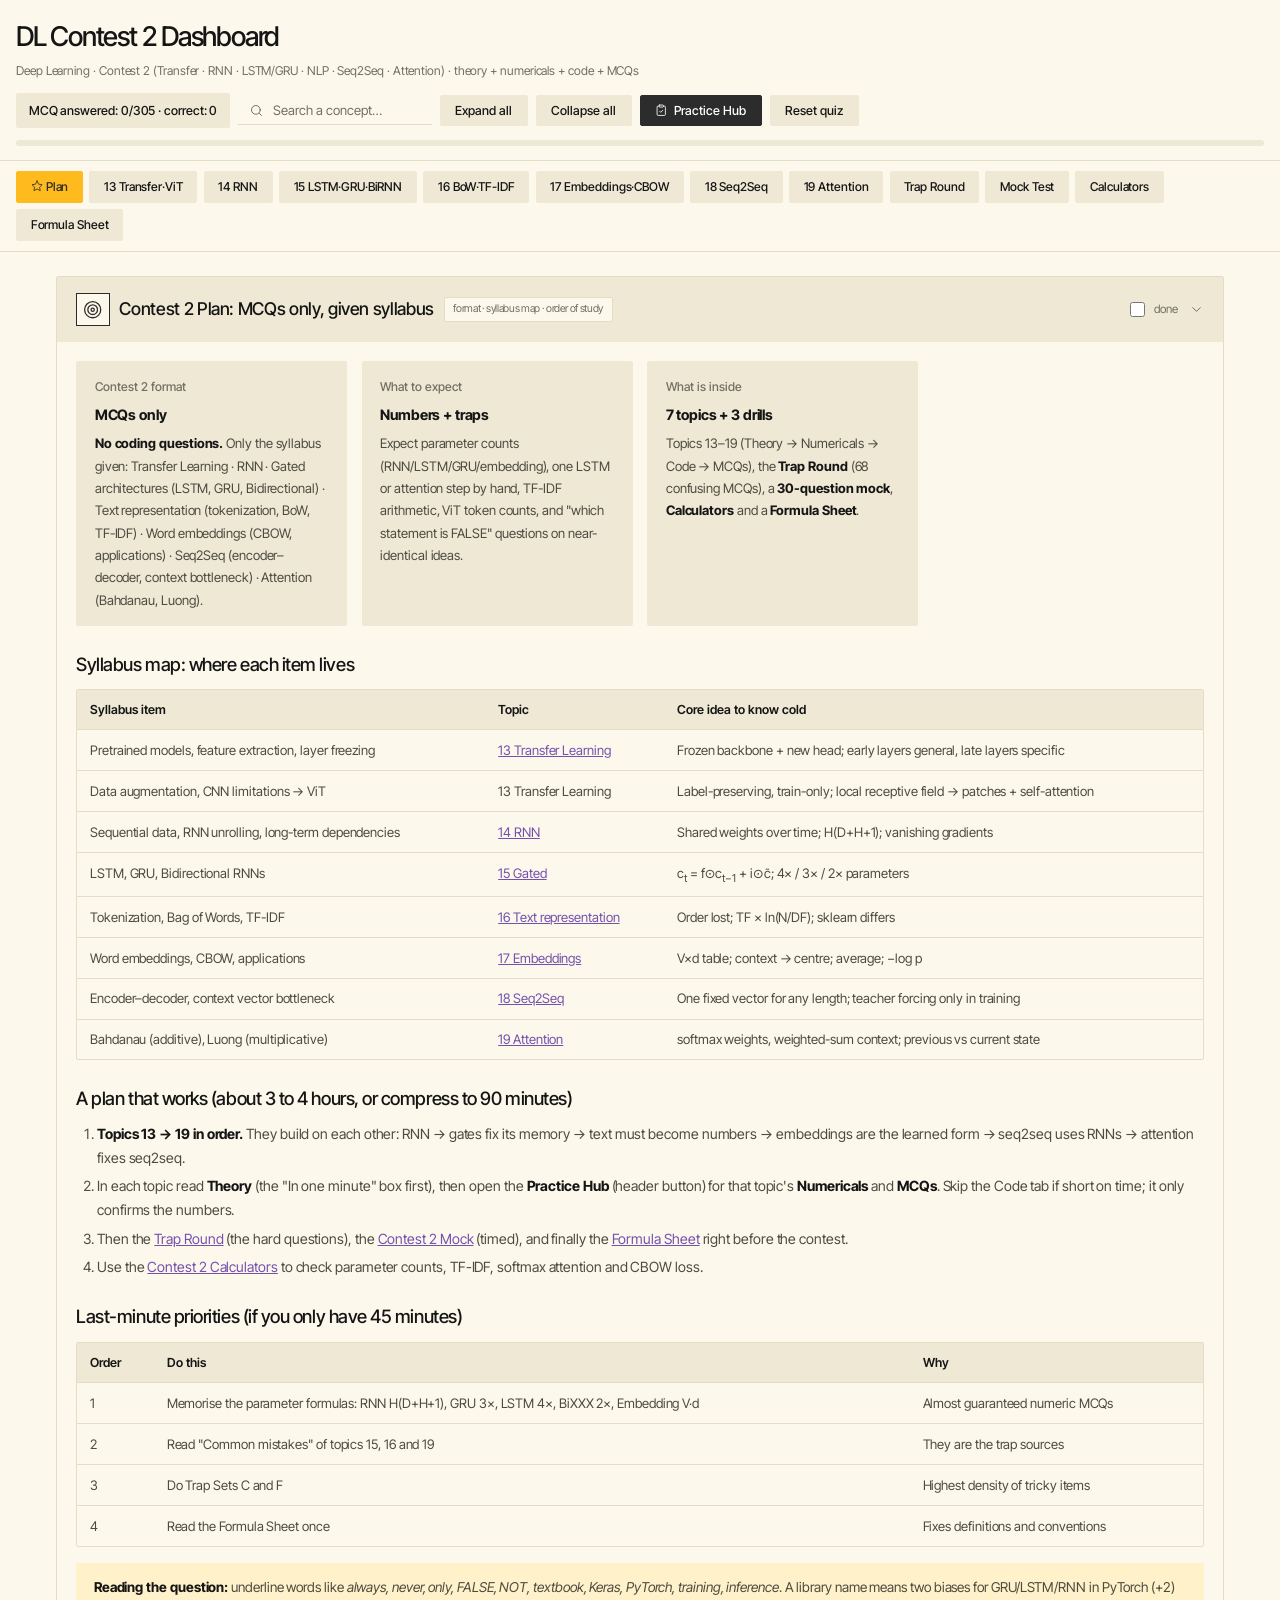
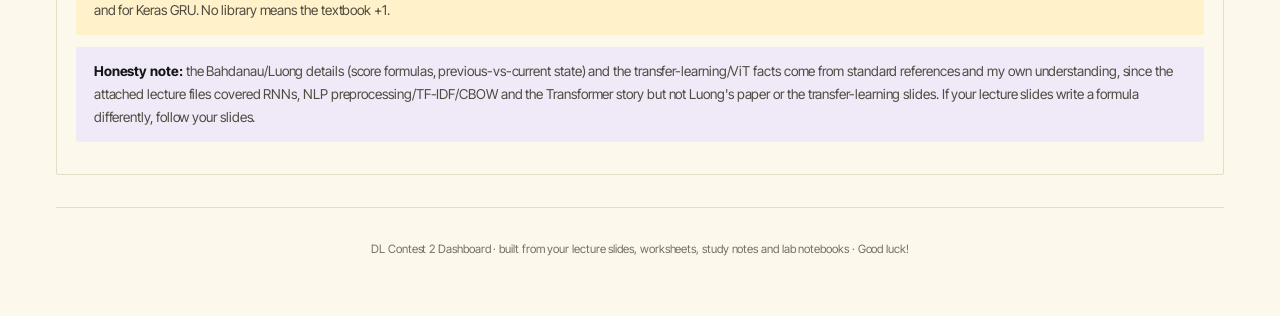
<file: DLContest2Yashpal.html>
<!doctype html><html><head><link rel="icon" type="image/svg+xml" href="data:image/svg+xml,%3Csvg xmlns='http://www.w3.org/2000/svg' viewBox='0 0 64 64'%3E%3Cdefs%3E%3ClinearGradient id='g' x1='0' y1='0' x2='1' y2='1'%3E%3Cstop stop-color='%232f2d28'/%3E%3Cstop offset='1' stop-color='%23171614'/%3E%3C/linearGradient%3E%3C/defs%3E%3Crect width='64' height='64' rx='18' fill='url(%23g)'/%3E%3Cpath d='M14 42 25 20l11 22 7-14 7 14' fill='none' stroke='%23f2b93f' stroke-width='4' stroke-linecap='round' stroke-linejoin='round'/%3E%3Ccircle cx='14' cy='42' r='3' fill='%23fbf8ef'/%3E%3Ccircle cx='25' cy='20' r='3' fill='%23fbf8ef'/%3E%3Ccircle cx='36' cy='42' r='3' fill='%23fbf8ef'/%3E%3Ccircle cx='43' cy='28' r='3' fill='%23fbf8ef'/%3E%3Ccircle cx='50' cy='42' r='3' fill='%23fbf8ef'/%3E%3C/svg%3E"><meta charset=utf8><meta name=viewport content="width=device-width,initial-scale=1,viewport-fit=cover"><style>:root{color-scheme:light;box-sizing:border-box;padding-top:env(safe-area-inset-top,0px);padding-bottom:env(safe-area-inset-bottom,0px)}html{scroll-padding-top:env(safe-area-inset-top,0px)}body{margin:0;padding:0;font:14px -apple-system,BlinkMacSystemFont,sans-serif;background:#fff;color:#000}img{max-width:100%}[hidden]:not([hidden=until-found i]){display:none!important}</style></head><body>
<svg width="0" height="0" style="position:absolute" aria-hidden="true" focusable="false"><symbol id="i-search" viewBox="0 0 24 24"><circle cx="11" cy="11" r="7"/><path d="m20 20-3.5-3.5"/></symbol><symbol id="i-star" viewBox="0 0 24 24"><polygon points="12 2 15.09 8.26 22 9.27 17 14.14 18.18 21.02 12 17.77 5.82 21.02 7 14.14 2 9.27 8.91 8.26 12 2"/></symbol><symbol id="i-target" viewBox="0 0 24 24"><circle cx="12" cy="12" r="10"/><circle cx="12" cy="12" r="6"/><circle cx="12" cy="12" r="2"/></symbol><symbol id="i-repeat" viewBox="0 0 24 24"><path d="m17 2 4 4-4 4"/><path d="M3 11v-1a4 4 0 0 1 4-4h14"/><path d="m7 22-4-4 4-4"/><path d="M21 13v1a4 4 0 0 1-4 4H3"/></symbol><symbol id="i-refresh" viewBox="0 0 24 24"><path d="M3 12a9 9 0 0 1 9-9 9.75 9.75 0 0 1 6.74 2.74L21 8"/><path d="M21 3v5h-5"/><path d="M21 12a9 9 0 0 1-9 9 9.75 9.75 0 0 1-6.74-2.74L3 16"/><path d="M8 16H3v5"/></symbol><symbol id="i-sliders" viewBox="0 0 24 24"><line x1="4" y1="21" x2="4" y2="14"/><line x1="4" y1="10" x2="4" y2="3"/><line x1="12" y1="21" x2="12" y2="12"/><line x1="12" y1="8" x2="12" y2="3"/><line x1="20" y1="21" x2="20" y2="16"/><line x1="20" y1="12" x2="20" y2="3"/><line x1="1" y1="14" x2="7" y2="14"/><line x1="9" y1="8" x2="15" y2="8"/><line x1="17" y1="16" x2="23" y2="16"/></symbol><symbol id="i-type" viewBox="0 0 24 24"><polyline points="4 7 4 4 20 4 20 7"/><line x1="9" y1="20" x2="15" y2="20"/><line x1="12" y1="4" x2="12" y2="20"/></symbol><symbol id="i-compass" viewBox="0 0 24 24"><circle cx="12" cy="12" r="10"/><polygon points="16.24 7.76 14.12 14.12 7.76 16.24 9.88 9.88 16.24 7.76"/></symbol><symbol id="i-shuffle" viewBox="0 0 24 24"><path d="M16 3h5v5"/><path d="M4 20 21 3"/><path d="M21 16v5h-5"/><path d="M15 15l6 6"/><path d="M4 4l5 5"/></symbol><symbol id="i-alert" viewBox="0 0 24 24"><path d="m21.73 18-8-14a2 2 0 0 0-3.48 0l-8 14A2 2 0 0 0 4 21h16a2 2 0 0 0 1.73-3"/><path d="M12 9v4"/><path d="M12 17h.01"/></symbol><symbol id="i-clip" viewBox="0 0 24 24"><rect x="8" y="2" width="8" height="4" rx="1"/><path d="M16 4h2a2 2 0 0 1 2 2v14a2 2 0 0 1-2 2H6a2 2 0 0 1-2-2V6a2 2 0 0 1 2-2h2"/><path d="m9 14 2 2 4-4"/></symbol><symbol id="i-calc" viewBox="0 0 24 24"><rect x="4" y="2" width="16" height="20" rx="2"/><line x1="8" y1="6" x2="16" y2="6"/><path d="M8 14h.01M12 14h.01M16 14h.01M8 18h.01M12 18h.01M16 18h.01"/></symbol><symbol id="i-bookmark" viewBox="0 0 24 24"><path d="m19 21-7-4-7 4V5a2 2 0 0 1 2-2h10a2 2 0 0 1 2 2v16z"/></symbol><symbol id="i-x" viewBox="0 0 24 24"><path d="M18 6 6 18"/><path d="m6 6 12 12"/></symbol><symbol id="i-check" viewBox="0 0 24 24"><path d="M20 6 9 17l-5-5"/></symbol><symbol id="i-chev" viewBox="0 0 24 24"><path d="m6 9 6 6 6-6"/></symbol></svg>
<title>DL Contest 2 Dashboard (Copy)</title>
<link rel="preconnect" href="https://fonts.googleapis.com">
<link href="https://fonts.googleapis.com/css2?family=Inter+Tight:wght@400;500;600;700&family=JetBrains+Mono:wght@400;600&display=swap" rel="stylesheet">
<style>
/* Layout concept: sticky header + pill nav; each topic = collapsible section with 4 tabs (Theory / Numericals / Code / MCQs). Dark-first, from the user's template. */
:root {
  --bg:#FDF8EC; --bg2:#EEE8D4; --bg3:#E6DFC7; --border:#E3DCC6;
  --accent:#7451AE; --accent2:#7451AE; --accent3:#8A5A00; --accent4:#C9402F; --accent5:#2E6B3F;
  --text:#151515; --text2:#4E4B40; --text3:#736F63; --card:#FDF8EC; --code-bg:#F3EEDC; --tag-bg:#EEE8D4;
  --correct:#E1EEDD; --wrong:#F8E0DB; --warn:#FFF1C9; --highlight:#F5F0DE;
  --on-accent:#ffffff; --code-text:#151515; --danger:#B3342B;
  --ink:#2C2C2C; --yellow:#FFBB1E; --purple:#8667B6; --purple-tint:#EFE9F8; --yellow-tint:#FFF1C9;
  --f-display:'Inter Tight',system-ui,sans-serif; --f-body:'Inter Tight',system-ui,sans-serif; --f-ui:'Inter Tight',system-ui,sans-serif; --f-mono:'JetBrains Mono',ui-monospace,Menlo,monospace;
  color-scheme: light;
}
.ic{width:1em;height:1em;stroke:currentColor;fill:none;stroke-width:2;stroke-linecap:round;stroke-linejoin:round;vertical-align:-.125em;flex-shrink:0}
.section-title>span:first-child{display:inline-flex;color:var(--accent2)}
.section-title>span:first-child .ic{width:1.25em;height:1.25em}
.search-bar .ic{color:var(--text3)}
.mistake .ic{margin-top:.2rem}
.verdict .ic{vertical-align:-.15em}

*,*::before,*::after{box-sizing:border-box}
html{scroll-behavior:smooth;scroll-padding-top:calc(var(--stick-h,9rem) + .75rem)}
body{margin:0;font-family:var(--f-body);background:var(--bg);color:var(--text);min-height:100vh;line-height:1.7;font-size:15px;overflow-x:hidden}

/* HEADER */
.hero{background:var(--bg2);border-bottom:1px solid var(--border);padding:.9rem 1rem;display:flex;align-items:center;justify-content:space-between;flex-wrap:wrap;gap:.75rem}
.sticky-top{position:sticky;top:env(safe-area-inset-top,0px);z-index:100;background:var(--bg)}
.hero-left{display:flex;flex-direction:column;min-width:0}
.hero-title{font-family:var(--f-display);font-size:1.35rem;font-weight:800;color:var(--accent2);letter-spacing:-.5px}
.hero-sub{font-size:.74rem;color:var(--text3);font-family:var(--f-mono)}
.hero-right{display:flex;align-items:center;gap:.5rem;flex-wrap:wrap}
.btn{background:var(--bg3);border:1px solid var(--border);color:var(--text);padding:.4rem .9rem;border-radius:999px;cursor:pointer;font-size:.78rem;font-family:var(--f-body);transition:all .2s}
.btn:hover,.btn:focus-visible{border-color:var(--accent);color:var(--accent);outline:none}
.score-display{background:var(--tag-bg);border:1px solid var(--border);padding:.35rem .8rem;border-radius:999px;font-family:var(--f-mono);font-size:.76rem;color:var(--accent)}
.search-bar{display:flex;align-items:center;gap:.4rem;background:var(--bg3);border:1px solid var(--border);border-radius:8px;padding:.3rem .7rem}
.search-bar input{background:none;border:none;outline:none;color:var(--text);font-family:var(--f-body);font-size:.82rem;width:150px;min-width:0}
.search-bar input::placeholder{color:var(--text3)}
.progress{height:3px;background:var(--border);width:100%}
.progress>i{display:block;height:100%;width:0;background:var(--accent);transition:width .4s}

/* NAV */
.nav-bar{display:flex;flex-wrap:wrap;gap:.35rem .4rem;padding:.6rem 1rem;overflow:visible;border-bottom:1px solid var(--border);background:var(--bg)}
.nav-pill{background:var(--tag-bg);border:1px solid var(--border);color:var(--text2);padding:.3rem .85rem;border-radius:999px;font-size:.76rem;white-space:nowrap;transition:all .2s;text-decoration:none;font-weight:500}
.nav-pill:hover,.nav-pill.active{background:var(--accent);color:var(--on-accent);border-color:var(--accent)}
.nav-pill.done::after{content:"";display:inline-block;width:.85em;height:.85em;margin-left:.3em;vertical-align:-.1em;background:currentColor;-webkit-mask:url("data:image/svg+xml,%3Csvg xmlns='http://www.w3.org/2000/svg' viewBox='0 0 24 24' fill='none' stroke='black' stroke-width='3' stroke-linecap='round' stroke-linejoin='round'%3E%3Cpath d='M20 6 9 17l-5-5'/%3E%3C/svg%3E") center/contain no-repeat;mask:url("data:image/svg+xml,%3Csvg xmlns='http://www.w3.org/2000/svg' viewBox='0 0 24 24' fill='none' stroke='black' stroke-width='3' stroke-linecap='round' stroke-linejoin='round'%3E%3Cpath d='M20 6 9 17l-5-5'/%3E%3C/svg%3E") center/contain no-repeat}

.main{max-width:1200px;margin:0 auto;padding:1.5rem 1rem}

/* SECTIONS */
.section{margin-bottom:1.6rem;border:1px solid var(--border);border-radius:16px;overflow:clip;background:var(--card)}
.section-header{display:flex;align-items:center;justify-content:space-between;gap:.75rem;padding:1rem 1.2rem;cursor:pointer;background:var(--bg2);user-select:none}
.section-header:hover{background:var(--bg3)}
.section-title{font-family:var(--f-display);font-size:1.05rem;font-weight:700;display:flex;align-items:center;gap:.6rem;flex-wrap:wrap;min-width:0}
.section-tag{font-size:.66rem;font-family:var(--f-mono);background:var(--tag-bg);padding:.18rem .55rem;border-radius:4px;color:var(--text3);border:1px solid var(--border);font-weight:400}
.hdr-right{display:flex;align-items:center;gap:.7rem}
.donebox{font-size:.72rem;font-family:var(--f-mono);color:var(--text3);display:flex;align-items:center;gap:.35rem;cursor:pointer}
.donebox input{accent-color:var(--accent);width:15px;height:15px}
.chevron{transition:transform .3s;color:var(--text3)}
.section-body{padding:1.2rem}
.section.collapsed .section-body{display:none}
.section.collapsed .chevron{transform:rotate(-90deg)}

/* TABS */
.tab-bar{display:flex;gap:.4rem;margin-bottom:1.1rem;flex-wrap:wrap;position:sticky;top:calc(env(safe-area-inset-top,0px) + var(--stick-h,7rem));z-index:20;background:var(--card);padding:.4rem 0}
.tab{padding:.4rem 1rem;background:var(--bg3);border:1px solid var(--border);border-radius:8px;font-size:.8rem;cursor:pointer;color:var(--text2);font-weight:500;font-family:var(--f-body)}
.tab:hover{border-color:var(--accent2);color:var(--text)}
.tab.active{background:var(--accent2);color:#fff;border-color:var(--accent2)}
.pane{display:none}
.pane.active{display:block}

/* CONTENT */
h3{font-family:var(--f-display);font-size:1rem;font-weight:700;color:var(--accent2);margin:1.4rem 0 .5rem;text-wrap:balance}
h3:first-child{margin-top:0}
h4{font-size:.9rem;margin:.9rem 0 .3rem;color:var(--text)}
p{font-size:.9rem;color:var(--text2);margin:0 0 .65rem}
ul,ol{padding-left:1.3rem;font-size:.88rem;color:var(--text2);margin:0 0 .7rem}
li{margin-bottom:.28rem}
li strong,p strong,td strong{color:var(--text)}
code{font-family:var(--f-mono);font-size:.8rem;background:var(--tag-bg);padding:.05rem .35rem;border-radius:4px;color:var(--accent3)}
hr.divider{border:none;border-top:1px solid var(--border);margin:1.4rem 0}
.cards{display:grid;grid-template-columns:repeat(auto-fill,minmax(250px,1fr));gap:.9rem;margin-bottom:1.2rem}
.card{background:var(--bg2);border:1px solid var(--border);border-radius:10px;padding:.9rem 1.1rem;min-width:0}
.card-label{font-size:.66rem;font-family:var(--f-mono);text-transform:uppercase;letter-spacing:.08em;color:var(--accent);margin-bottom:.35rem;font-weight:600}
.card h4{margin:0 0 .3rem}
.card p{font-size:.82rem;margin:0}
.tablewrap{overflow-x:auto;margin:.6rem 0 1rem;border:1px solid var(--border);border-radius:10px}
table{width:100%;border-collapse:collapse;font-size:.82rem}
th{background:var(--bg3);padding:.55rem .8rem;text-align:left;font-family:var(--f-mono);font-size:.7rem;text-transform:uppercase;letter-spacing:.07em;color:var(--accent);border-bottom:1px solid var(--border);white-space:nowrap}
td{padding:.55rem .8rem;border-bottom:1px solid var(--border);color:var(--text2);vertical-align:top}
tr:last-child td{border-bottom:none}
tr:hover td{background:var(--highlight)}
.badge{display:inline-block;padding:.15rem .5rem;border-radius:4px;font-size:.68rem;font-family:var(--f-mono);font-weight:600}
.b-green{background:rgba(52,211,153,.15);color:var(--accent)}.b-blue{background:rgba(129,140,248,.15);color:var(--accent2)}.b-orange{background:rgba(251,146,60,.15);color:var(--accent3)}.b-pink{background:rgba(244,114,182,.15);color:var(--accent4)}.b-red{background:rgba(248,113,113,.15);color:var(--danger)}
.callout{padding:.8rem 1.1rem;border-radius:8px;border-left:3px solid;margin:.8rem 0;font-size:.85rem;color:var(--text2)}
.callout strong{color:var(--text)}
.callout-info{border-color:var(--accent2);background:rgba(129,140,248,.08)}
.callout-warn{border-color:var(--accent3);background:rgba(251,146,60,.08)}
.callout-tip{border-color:var(--accent);background:rgba(110,231,183,.08)}
.callout-danger{border-color:var(--danger);background:rgba(248,113,113,.08)}
.formula{font-family:var(--f-mono);font-size:.84rem;background:var(--code-bg);color:var(--code-text);border:1px solid var(--border);border-radius:10px;padding:.8rem 1.1rem;margin:.6rem 0;overflow-x:auto;line-height:1.9;white-space:pre}
.formula b{color:#b45309;font-weight:600}
.formula-label{font-family:var(--f-mono);font-size:.64rem;text-transform:uppercase;letter-spacing:.1em;color:var(--text3);display:block;margin-top:.8rem}
.tldr{background:var(--bg2);border:1px dashed var(--accent);border-radius:10px;padding:.8rem 1.1rem;margin-bottom:1.1rem}
.tldr .card-label{margin-bottom:.2rem}
.tldr p{margin:0;color:var(--text)}
.mistake{display:flex;gap:.6rem;align-items:flex-start;margin-bottom:.55rem;font-size:.84rem;color:var(--text2)}
.mistake>span:first-child{color:var(--danger);flex-shrink:0}

/* SOLVED / UNSOLVED NUMERICALS */
.solved{background:var(--bg2);border:1px solid var(--border);border-left:3px solid var(--accent);border-radius:10px;padding:1rem 1.2rem;margin:.9rem 0}
.solved h4{margin-top:0;color:var(--accent)}
.solved .given{font-family:var(--f-mono);font-size:.8rem;color:var(--text);background:var(--tag-bg);padding:.5rem .8rem;border-radius:6px;margin:.4rem 0 .6rem;overflow-x:auto;white-space:pre-wrap;overflow-wrap:anywhere}
.solved ol{margin:.4rem 0}
.solved .final{margin-top:.5rem;font-weight:600;color:var(--accent);font-family:var(--f-mono);font-size:.85rem}
.howto{background:rgba(129,140,248,.08);border:1px solid var(--accent2);border-radius:10px;padding:.8rem 1.1rem;margin:.6rem 0 1rem}
.howto h4{margin:0 0 .3rem;color:var(--accent2)}
.howto ol{margin:0}
.num-title{font-family:var(--f-mono);font-size:.7rem;color:var(--accent3);text-transform:uppercase;letter-spacing:.08em;margin-bottom:.4rem}
.numin{display:flex;gap:.5rem;align-items:center;flex-wrap:wrap;margin:.5rem 0}
.numin input{background:var(--bg3);border:1px solid var(--border);color:var(--text);padding:.35rem .6rem;border-radius:6px;font-family:var(--f-mono);font-size:.82rem;width:130px}
.verdict{font-family:var(--f-mono);font-size:.78rem}
.verdict.ok{color:var(--accent)}.verdict.no{color:var(--danger)}

/* MCQ */
.mcq-block{background:var(--bg2);border:1px solid var(--border);border-radius:12px;padding:1rem 1.2rem;margin-bottom:.9rem}
.mcq-q{font-size:.9rem;font-weight:600;margin-bottom:.7rem;color:var(--text)}
.mcq-q .qn{font-family:var(--f-mono);color:var(--accent3);margin-right:.4rem;font-size:.76rem}
.mcq-options{display:flex;flex-direction:column;gap:.4rem;margin-bottom:.7rem}
.opt{padding:.5rem .9rem;border-radius:8px;font-size:.83rem;background:var(--bg3);border:1px solid var(--border);cursor:pointer;transition:all .15s;color:var(--text2)}
.opt:hover{border-color:var(--accent2);color:var(--text)}
.opt.correct{background:var(--correct);border-color:var(--accent5);color:var(--accent5)}
.opt.wrong{background:var(--wrong);border-color:var(--danger);color:var(--danger)}
.mcq-ans{display:none;padding:.7rem 1rem;background:var(--highlight);border-left:3px solid var(--accent);border-radius:6px;font-size:.83rem;color:var(--text2);margin-top:.5rem}
.mcq-ans.show{display:block}
.reveal-btn{font-size:.74rem;padding:.3rem .8rem;background:var(--tag-bg);border:1px solid var(--border);color:var(--accent2);border-radius:6px;cursor:pointer;font-family:var(--f-mono)}
.reveal-btn:hover{background:var(--accent2);color:#fff}
.set-title{display:flex;justify-content:space-between;align-items:center;gap:.5rem;flex-wrap:wrap;margin:1.3rem 0 .6rem}
.set-title h3{margin:0}

/* CODE */
.code-wrap{margin:.8rem 0}
.code-label{font-family:var(--f-mono);font-size:.66rem;color:var(--text3);text-transform:uppercase;letter-spacing:.1em;display:flex;justify-content:space-between;gap:.5rem;margin-bottom:.35rem}
.copy{background:none;border:1px solid var(--border);color:var(--text3);border-radius:5px;font-family:var(--f-mono);font-size:.64rem;padding:.1rem .5rem;cursor:pointer}
.copy:hover{color:var(--accent);border-color:var(--accent)}
pre.code{background:var(--code-bg);border:1px solid var(--border);border-radius:10px;padding:1rem 1.2rem;overflow-x:auto;color:var(--code-text);line-height:1.65;margin:0;font-family:var(--f-mono);font-size:.78rem;tab-size:4}
.kw{color:#7c3aed}.fn{color:#2563eb}.str{color:#b45309}.cm{color:#736F63;font-style:italic}.num{color:#c2410c}.bi{color:#0e7490}

/* CALCULATORS */
.calc{background:var(--bg2);border:1px solid var(--border);border-radius:12px;padding:1rem 1.2rem;margin-bottom:1rem}
.calc h4{margin-top:0;color:var(--accent2)}
.calc label{font-family:var(--f-mono);font-size:.7rem;color:var(--text3);display:flex;flex-direction:column;gap:.2rem}
.calc input{background:var(--bg3);border:1px solid var(--border);color:var(--text);padding:.35rem .6rem;border-radius:6px;font-family:var(--f-mono);font-size:.82rem;width:100%;min-width:0}
.calc .row{display:grid;grid-template-columns:repeat(auto-fit,minmax(110px,1fr));gap:.6rem;margin-bottom:.6rem}
.calc .out{font-family:var(--f-mono);font-size:.82rem;color:var(--accent);background:var(--code-bg);border-radius:8px;padding:.6rem .9rem;white-space:pre-wrap;overflow-x:auto}
.plot{background:var(--code-bg);border:1px solid var(--border);border-radius:10px;padding:.5rem;margin:.6rem 0;max-width:560px}
.plot svg{width:100%;height:auto;display:block}
.legend{display:flex;gap:.9rem;flex-wrap:wrap;font-family:var(--f-mono);font-size:.68rem;color:var(--code-text);padding:.2rem .5rem}
.legend i{display:inline-block;width:10px;height:10px;border-radius:2px;margin-right:.3rem}

.footer{text-align:center;padding:2rem 1rem;color:var(--text3);font-family:var(--f-mono);font-size:.72rem;border-top:1px solid var(--border);margin-top:2rem}
@media (max-width:768px){.cards{grid-template-columns:1fr}.search-bar input{width:110px}.hero-title{font-size:1.15rem}.hero-sub{display:none}.hero{padding:.6rem 1rem;gap:.5rem}.nav-bar{padding:.4rem .6rem;gap:.25rem .3rem}.nav-pill{padding:.18rem .5rem;font-size:.66rem}}
@media (max-width:480px){.nav-bar{padding:.35rem .5rem;gap:.2rem .25rem}.nav-pill{padding:.12rem .4rem;font-size:.6rem}.hero-right{gap:.3rem}.hero-right .btn{padding:.25rem .6rem;font-size:.68rem}.score-display{font-size:.66rem;padding:.25rem .6rem}.search-bar{padding:.2rem .5rem}}
@media (max-width:380px){.nav-bar{padding:.3rem .4rem;gap:.18rem .2rem}.nav-pill{padding:.1rem .3rem;font-size:.56rem}}
@media (prefers-reduced-motion:reduce){*{transition:none!important;scroll-behavior:auto!important}}
code{overflow-wrap:anywhere}
.qhub{display:none}
body.single:not(.searching) .main>.section:not(.cur){display:none}
body.quiz-mode .qhub{display:block}
body.quiz-mode .main>.section,body.quiz-mode #navBar,body.quiz-mode .footer{display:none}
.btn.primary{background:var(--accent2);border-color:var(--accent2);color:#fff}
.btn.primary:hover,.btn.primary:focus-visible{color:#fff;border-color:var(--accent2)}
.btn .ic{margin-right:.25rem}
.qh-bar{display:flex;gap:.4rem;flex-wrap:wrap;margin-bottom:.8rem}
.qhub .tab{display:inline-flex;align-items:center;gap:.4rem}
.qhub .tab.active .section-tag{background:rgba(255,255,255,.2);color:#fff;border-color:transparent}
/* ===== THEME (Filko reference): warm cream, flat beige cards, yellow + purple accents, ink buttons, 2px corners ===== */
body{letter-spacing:-.005em}
.ic{stroke-width:1.6}
.hero,.sticky-top{background:var(--bg)}
.hero{border-bottom:1px solid var(--border)}
.hero-title{font-family:var(--f-display);font-size:1.7rem;font-weight:500;letter-spacing:-.045em;color:var(--text)}
.hero-sub,.score-display,.section-tag,.donebox,th,.badge,.card-label,.formula-label,.num-title,.verdict,.mcq-q .qn,.reveal-btn,.code-label,.copy,.calc label,.legend,.footer,.numin input,.calc input,.solved .final,.nav-pill,.tab{font-family:var(--f-ui)}
.hero-sub{font-size:.76rem;color:var(--text3)}
.score-display{background:var(--bg2);border:0;border-radius:2px;color:var(--text);font-weight:500;font-size:.78rem;padding:.42rem .8rem}
.search-bar{background:transparent;border:0;border-bottom:1px solid var(--border);border-radius:0}
.btn{background:var(--bg2);border:1px solid var(--bg2);color:var(--text);border-radius:2px;font-weight:500;padding:.42rem .9rem}
.btn.primary{background:var(--ink);border-color:var(--ink);color:#fff}
.btn:hover,.btn:focus-visible,.btn.primary:hover,.btn.primary:focus-visible{background:var(--yellow);border-color:var(--yellow);color:var(--ink)}
.progress{height:6px;background:#ECE9D6;border-radius:3px;overflow:hidden}
.progress>i{background:var(--purple);border-radius:3px}
.nav-bar{background:var(--bg);border-bottom:1px solid var(--border)}
.nav-pill{background:var(--bg2);border:1px solid var(--bg2);color:var(--text);border-radius:2px;font-weight:500}
.nav-pill:hover,.nav-pill.active{background:var(--yellow);border-color:var(--yellow);color:var(--ink)}
.section{border:1px solid var(--border);border-radius:2px;background:var(--card)}
.section-header{background:var(--bg2)}
.section-header:hover{background:var(--bg3)}
.section-title{font-weight:500;letter-spacing:-.02em;font-size:1.1rem}
.section-title>span:first-child{width:2.1rem;height:2.1rem;border:1px solid var(--ink);background:var(--bg);color:var(--ink);align-items:center;justify-content:center;flex-shrink:0}
.section-title>span:first-child .ic{width:1.1em;height:1.1em}
.section-tag{background:var(--bg);border:1px solid var(--border);color:var(--text3);border-radius:2px}
.tab-bar{background:var(--card)}
.tab{background:var(--bg2);border:1px solid var(--bg2);color:var(--text);border-radius:2px;font-weight:500}
.tab:hover{border-color:var(--ink);color:var(--text)}
.tab.active{background:var(--ink);border-color:var(--ink);color:#fff}
h3{color:var(--text);font-weight:500;letter-spacing:-.025em;font-size:1.15rem}
h4{letter-spacing:-.01em}
.card,.solved,.mcq-block,.calc,.tldr{background:var(--bg2);border-color:transparent;border-radius:2px}
.card-label{text-transform:none;letter-spacing:0;font-size:.76rem;color:var(--text3);font-weight:500}
.tldr{background:var(--yellow);border:0}
.tldr p,.tldr strong{color:var(--ink)}
.tldr .card-label{color:var(--ink);opacity:.7}
.solved{border-left:0}
.solved h4,.calc h4,.howto h4{color:var(--text)}
.solved .final{color:var(--accent)}
.howto{background:var(--purple-tint);border:0;border-radius:2px}
.tablewrap{border-color:var(--border);border-radius:2px;background:var(--card)}
th{background:var(--bg2);color:var(--text);text-transform:none;letter-spacing:0;font-size:.78rem;font-weight:600}
td{border-bottom-color:var(--border)}
tr:hover td{background:var(--highlight)}
code{background:var(--bg2);color:var(--accent3)}
.callout{border:0;border-radius:2px}
.callout-info{background:var(--purple-tint)}.callout-warn{background:var(--yellow-tint)}.callout-tip{background:var(--bg2)}.callout-danger{background:var(--wrong)}
.badge,.b-green,.b-blue,.b-orange,.b-pink,.b-red{display:inline-flex;align-items:center;gap:.35rem;background:#fff;color:var(--ink);font-weight:500;font-size:.72rem;padding:.2rem .55rem;border-radius:2px}
.badge::before{content:"";width:.45rem;height:.45rem;border-radius:50%;background:var(--ink)}
.b-green::before{background:#2E6B3F}.b-blue::before{background:var(--purple)}.b-orange::before{background:var(--yellow)}.b-pink::before,.b-red::before{background:#D8402F}
.opt{background:var(--bg);border:1px solid var(--border);color:var(--text2);border-radius:2px}
.opt:hover{border-color:var(--ink);color:var(--text)}
.opt.correct{background:var(--correct);border-color:var(--accent5);color:var(--accent5)}
.opt.wrong{background:var(--wrong);border-color:var(--danger);color:var(--danger)}
.mcq-ans{background:var(--yellow-tint);border-left:0;border-radius:2px}
.verdict.ok{color:var(--accent5)}
.reveal-btn{background:var(--bg);border:1px solid var(--ink);color:var(--ink);border-radius:2px}
.reveal-btn:hover{background:var(--ink);color:#fff}
.numin input,.calc input{background:var(--bg);border:1px solid var(--border);border-radius:2px;color:var(--text)}
pre.code,.formula,.calc .out,.plot{background:var(--code-bg);border:1px solid var(--border);border-radius:2px}
.formula b{color:var(--accent3)}
.kw{color:#7451AE}.fn{color:#2C2C2C;font-weight:600}.str{color:#8A5A00}.cm{color:#8A8677;font-style:italic}.num{color:#B3342B}.bi{color:#2E6B3F}
.donebox input{accent-color:var(--purple)}
.qhub .tab.active .section-tag{background:#4a4a4a;color:#fff;border-color:#4a4a4a}
.footer{border-top:1px solid var(--border)}
@media (max-width:768px){.hero-title{font-size:1.15rem}}
@media (max-width:480px){.score-display{font-size:.66rem;padding:.25rem .6rem}}
.sr{position:fixed;z-index:200;background:var(--card);border:1px solid var(--ink);border-radius:2px;max-height:min(70vh,520px);overflow:auto}
.sr[hidden]{display:none}
.sr-count{padding:.5rem .8rem;font-size:.72rem;color:var(--text3);border-bottom:1px solid var(--border);font-family:var(--f-ui)}
.sr-item{display:block;width:100%;text-align:left;background:none;border:0;border-bottom:1px solid var(--border);padding:.6rem .8rem;cursor:pointer;font-family:var(--f-ui);color:var(--text)}
.sr-item:last-child{border-bottom:0}
.sr-item:hover,.sr-item.act{background:var(--yellow-tint)}
.sr-item>span{display:block}
.sr-meta{display:flex!important;align-items:center;gap:.45rem;font-size:.7rem;color:var(--text3);margin-bottom:.15rem}
.sr-kind{display:inline-block!important;background:var(--bg2);color:var(--text);padding:.05rem .4rem;border-radius:2px;font-weight:500}
.sr-title{font-size:.86rem;font-weight:600;line-height:1.35}
.sr-snip{font-size:.78rem;color:var(--text2);line-height:1.45;margin-top:.1rem}
.sr-empty{padding:.9rem .8rem;font-size:.82rem;color:var(--text3);font-family:var(--f-ui)}
mark{background:var(--yellow);color:var(--ink);padding:0 .1em;border-radius:1px}
.flash-hit{outline:3px solid var(--yellow);outline-offset:3px}
</style>

<div class="sticky-top" id="stickyTop">
<header class="hero">
  <div class="hero-left">
    <div class="hero-title">DL Contest 2 Dashboard</div>
    <div class="hero-sub">Deep Learning · Contest 2 (Transfer · RNN · LSTM/GRU · NLP · Seq2Seq · Attention) · theory + numericals + code + MCQs</div>
  </div>
  <div class="hero-right">
    <div class="score-display" id="scoreDisplay">MCQ answered: 0/305 · correct: 0</div>
    <div class="search-bar"><svg class="ic" aria-hidden="true"><use href="#i-search"/></svg><input type="text" id="searchInput" placeholder="Search a concept…" aria-label="Search"></div>
    <button class="btn" onclick="setAll(false)">Expand all</button>
    <button class="btn" onclick="setAll(true)">Collapse all</button>
    <button class="btn primary" id="qhBtn" onclick="toggleQuiz()"><svg class="ic" aria-hidden="true"><use href="#i-clip"/></svg> Practice Hub</button>
    <button class="btn" onclick="resetScore()">Reset quiz</button>
  </div>
  <div class="progress" aria-hidden="true"><i id="progBar"></i></div>
</header>

<nav class="nav-bar" id="navBar">
  <a class="nav-pill" href="#plan2"><svg class="ic" aria-hidden="true"><use href="#i-star"/></svg> Plan</a>
  <a class="nav-pill" href="#transfer" data-sec="transfer">13 Transfer·ViT</a>
  <a class="nav-pill" href="#rnn" data-sec="rnn">14 RNN</a>
  <a class="nav-pill" href="#gated" data-sec="gated">15 LSTM·GRU·BiRNN</a>
  <a class="nav-pill" href="#textrep" data-sec="textrep">16 BoW·TF-IDF</a>
  <a class="nav-pill" href="#embed" data-sec="embed">17 Embeddings·CBOW</a>
  <a class="nav-pill" href="#seq2seq" data-sec="seq2seq">18 Seq2Seq</a>
  <a class="nav-pill" href="#attn" data-sec="attn">19 Attention</a>
  <a class="nav-pill" href="#trap">Trap Round</a>
  <a class="nav-pill" href="#mock2">Mock Test</a>
  <a class="nav-pill" href="#calc2">Calculators</a>
  <a class="nav-pill" href="#sheet2">Formula Sheet</a>
</nav>
</div>

<main class="main">
<div class="qhub" id="quizHub"><h3>Practice Hub</h3><div class="qh-bar" id="qhMode"></div><div id="qhQuiz"><p>Every MCQ in one place, grouped by topic and subtopic. Pick a topic, then a subtopic, or open a set straight from the cards.</p><div class="qh-bar" id="qhTopics"></div><div class="qh-bar" id="qhSubs"></div><div id="qhBody"></div></div><div id="qhNum" hidden><p>Worked numericals and unsolved practice for each lecture topic.</p><div class="qh-bar" id="qhNumTopics"></div><div id="qhNumBody"></div></div></div>

<script>window.DATA={mcq:{},num:{}};</script>

<section class="section" id="plan2" data-sec="plan2">
  <div class="section-header" onclick="toggleSection(this)">
    <div class="section-title"><span><svg class="ic" aria-hidden="true"><use href="#i-target"/></svg></span> Contest 2 Plan: MCQs only, given syllabus <span class="section-tag">format · syllabus map · order of study</span></div>
    <div class="hdr-right"><label class="donebox"><input type="checkbox" class="done"> done</label><span class="chevron"><svg class="ic" aria-hidden="true"><use href="#i-chev"/></svg></span></div>
  </div>
  <div class="section-body">
<div class="cards"><div class="card"><div class="card-label">Contest 2 format</div><h4>MCQs only</h4><p><strong>No coding questions.</strong> Only the syllabus given: Transfer Learning · RNN · Gated architectures (LSTM, GRU, Bidirectional) · Text representation (tokenization, BoW, TF-IDF) · Word embeddings (CBOW, applications) · Seq2Seq (encoder–decoder, context bottleneck) · Attention (Bahdanau, Luong).</p></div><div class="card"><div class="card-label">What to expect</div><h4>Numbers + traps</h4><p>Expect parameter counts (RNN/LSTM/GRU/embedding), one LSTM or attention step by hand, TF-IDF arithmetic, ViT token counts, and "which statement is FALSE" questions on near-identical ideas.</p></div><div class="card"><div class="card-label">What is inside</div><h4>7 topics + 3 drills</h4><p>Topics 13–19 (Theory → Numericals → Code → MCQs), the <strong>Trap Round</strong> (68 confusing MCQs), a <strong>30-question mock</strong>, <strong>Calculators</strong> and a <strong>Formula Sheet</strong>.</p></div></div>

<h3>Syllabus map: where each item lives</h3>
<div class="tablewrap"><table><thead><tr><th>Syllabus item</th><th>Topic</th><th>Core idea to know cold</th></tr></thead><tbody><tr><td>Pretrained models, feature extraction, layer freezing</td><td><a href="#transfer" style="color:var(--accent2)">13 Transfer Learning</a></td><td>Frozen backbone + new head; early layers general, late layers specific</td></tr><tr><td>Data augmentation, CNN limitations → ViT</td><td>13 Transfer Learning</td><td>Label-preserving, train-only; local receptive field → patches + self-attention</td></tr><tr><td>Sequential data, RNN unrolling, long-term dependencies</td><td><a href="#rnn" style="color:var(--accent2)">14 RNN</a></td><td>Shared weights over time; H(D+H+1); vanishing gradients</td></tr><tr><td>LSTM, GRU, Bidirectional RNNs</td><td><a href="#gated" style="color:var(--accent2)">15 Gated</a></td><td>c<sub>t</sub> = f⊙c<sub>t−1</sub> + i⊙c̃; 4× / 3× / 2× parameters</td></tr><tr><td>Tokenization, Bag of Words, TF-IDF</td><td><a href="#textrep" style="color:var(--accent2)">16 Text representation</a></td><td>Order lost; TF × ln(N/DF); sklearn differs</td></tr><tr><td>Word embeddings, CBOW, applications</td><td><a href="#embed" style="color:var(--accent2)">17 Embeddings</a></td><td>V×d table; context → centre; average; −log p</td></tr><tr><td>Encoder–decoder, context vector bottleneck</td><td><a href="#seq2seq" style="color:var(--accent2)">18 Seq2Seq</a></td><td>One fixed vector for any length; teacher forcing only in training</td></tr><tr><td>Bahdanau (additive), Luong (multiplicative)</td><td><a href="#attn" style="color:var(--accent2)">19 Attention</a></td><td>softmax weights, weighted-sum context; previous vs current state</td></tr></tbody></table></div>

<h3>A plan that works (about 3 to 4 hours, or compress to 90 minutes)</h3>
<ol>
<li><strong>Topics 13 → 19 in order.</strong> They build on each other: RNN → gates fix its memory → text must become numbers → embeddings are the learned form → seq2seq uses RNNs → attention fixes seq2seq.</li>
<li>In each topic read <strong>Theory</strong> (the "In one minute" box first), then open the <strong>Practice Hub</strong> (header button) for that topic's <strong>Numericals</strong> and <strong>MCQs</strong>. Skip the Code tab if short on time; it only confirms the numbers.</li>
<li>Then the <a href="#trap" style="color:var(--accent2)">Trap Round</a> (the hard questions), the <a href="#mock2" style="color:var(--accent2)">Contest 2 Mock</a> (timed), and finally the <a href="#sheet2" style="color:var(--accent2)">Formula Sheet</a> right before the contest.</li>
<li>Use the <a href="#calc2" style="color:var(--accent2)">Contest 2 Calculators</a> to check parameter counts, TF-IDF, softmax attention and CBOW loss.</li>
</ol>
<h3>Last-minute priorities (if you only have 45 minutes)</h3>
<div class="tablewrap"><table><thead><tr><th>Order</th><th>Do this</th><th>Why</th></tr></thead><tbody><tr><td>1</td><td>Memorise the parameter formulas: RNN H(D+H+1), GRU 3×, LSTM 4×, BiXXX 2×, Embedding V·d</td><td>Almost guaranteed numeric MCQs</td></tr><tr><td>2</td><td>Read "Common mistakes" of topics 15, 16 and 19</td><td>They are the trap sources</td></tr><tr><td>3</td><td>Do Trap Sets C and F</td><td>Highest density of tricky items</td></tr><tr><td>4</td><td>Read the Formula Sheet once</td><td>Fixes definitions and conventions</td></tr></tbody></table></div>
<div class="callout callout-warn"><strong>Reading the question:</strong> underline words like <em>always, never, only, FALSE, NOT, textbook, Keras, PyTorch, training, inference</em>. A library name means two biases for GRU/LSTM/RNN in PyTorch (+2) and for Keras GRU. No library means the textbook +1.</div>
<div class="callout callout-info"><strong>Honesty note:</strong> the Bahdanau/Luong details (score formulas, previous-vs-current state) and the transfer-learning/ViT facts come from standard references and my own understanding, since the attached lecture files covered RNNs, NLP preprocessing/TF-IDF/CBOW and the Transformer story but not Luong's paper or the transfer-learning slides. If your lecture slides write a formula differently, follow your slides.</div>

  </div>
</section>

<section class="section" id="transfer" data-sec="transfer">
  <div class="section-header" onclick="toggleSection(this)">
    <div class="section-title"><span><svg class="ic" aria-hidden="true"><use href="#i-repeat"/></svg></span> 13 · Transfer Learning &amp; Why ViT <span class="section-tag">pretrained · feature extraction · freezing · fine-tuning · augmentation · CNN limits</span></div>
    <div class="hdr-right"><label class="donebox"><input type="checkbox" class="done"> done</label><span class="chevron"><svg class="ic" aria-hidden="true"><use href="#i-chev"/></svg></span></div>
  </div>
  <div class="section-body">
    <div class="tab-bar"><button class="tab active" data-t="th">Theory</button><button class="tab" data-t="code">Code</button></div>
<div class="pane active" data-p="th">
<div class="tldr"><div class="card-label">In one minute</div><p><strong>Transfer learning</strong> = reuse a network that was already trained on a huge dataset (like ImageNet, 1.2 million images, 1000 classes) as the starting point for your own, smaller problem. Early layers already know edges, colours and textures, which every image task needs. You <strong>freeze</strong> them (or train them gently) and only train a new <strong>head</strong> for your classes. Two modes: <strong>feature extraction</strong> (backbone frozen, train only the new head) and <strong>fine-tuning</strong> (unfreeze some or all backbone layers and train with a <em>small</em> learning rate). <strong>Data augmentation</strong> makes the small dataset look bigger. CNNs have limits (local view, fixed inductive bias), which is the motivation for the <strong>Vision Transformer (ViT)</strong>.</p></div>

<h3>13.1 The problem transfer learning solves</h3>
<p>Training a deep CNN from scratch needs <strong>lots of labelled data</strong> (hundreds of thousands of images), <strong>lots of compute</strong> (days on GPUs) and careful tuning. Most real projects (classify 800 photos of crop diseases, 2,000 X-rays) have neither. With a few hundred images a big network simply <strong>memorises</strong> them (high variance, i.e. overfitting).</p>
<p>The key observation: features learned on a big dataset are <strong>reusable</strong>. A network trained on ImageNet has learned a hierarchy:</p>
<div class="tablewrap"><table><thead><tr><th>Layers</th><th>What they detect</th><th>Reusable for a new task?</th></tr></thead><tbody><tr><td>Early (conv1, conv2)</td><td>Edges, corners, colour blobs, simple textures</td><td><span class="badge b-green">Almost always</span> (general)</td></tr><tr><td>Middle</td><td>Patterns, repeated textures, object parts (wheel, eye, fur)</td><td><span class="badge b-blue">Usually</span></td></tr><tr><td>Late (last conv block)</td><td>Whole-object, ImageNet-specific features (dog breed, car model)</td><td><span class="badge b-orange">Only if your task is similar</span> (specific)</td></tr><tr><td>Final FC / softmax (1000 classes)</td><td>The ImageNet class scores</td><td><span class="badge b-red">Never</span>: replace it</td></tr></tbody></table></div>
<div class="callout callout-tip"><strong>General → specific.</strong> The deeper the layer, the more task-specific it is. This one idea decides <em>which layers to freeze</em>.</div>

<h3>13.2 Pretrained models</h3>
<p>A <strong>pretrained model</strong> is a network (architecture + learned weights) already trained on a large dataset, usually <strong>ImageNet</strong>. Examples from your lectures: <strong>VGG, ResNet, Inception, MobileNet, EfficientNet</strong> (and for language, BERT/GPT). Libraries ship them: <code>torchvision.models.resnet18(weights=...)</code>, <code>tf.keras.applications.MobileNetV2(weights='imagenet')</code>.</p>
<ul>
<li><strong>Backbone / base / feature extractor</strong> = the convolutional part (everything before the classifier).</li>
<li><strong>Head / top / classifier</strong> = the final dense layers that map features to classes. This is what you <strong>replace</strong>.</li>
<li><code>include_top=False</code> (Keras) means: load the backbone <em>without</em> the original 1000-class head.</li>
<li><strong>Input rules:</strong> feed the size and the normalisation the model was trained with (for ImageNet models: usually 224×224 and mean (0.485, 0.456, 0.406), std (0.229, 0.224, 0.225)). A mismatch silently ruins the features.</li>
</ul>

<h3>13.3 Feature extraction (the backbone is frozen)</h3>
<p>Pass your images through the frozen backbone to get a <strong>feature vector</strong> per image (for ResNet-50 that is 2,048 numbers after global average pooling). Train only a small new classifier on those vectors. The backbone is a fixed function; only the head learns.</p>
<div class="formula"><b>Feature extraction</b>
image → [ frozen backbone ] → feature vector (e.g. 2048) → [ NEW head: Dense(num_classes) + softmax ] → prediction
trainable parameters = ONLY the head = 2048 × num_classes + num_classes     (e.g. 10 classes: 20,490)</div>

<ul>
<li><strong>Fast and cheap:</strong> you can even compute the features <em>once</em>, cache them, and train the head in seconds.</li>
<li><strong>Safe for small data:</strong> very few trainable parameters → low overfitting risk.</li>
<li><strong>Weakness:</strong> the features cannot adapt to your domain (e.g. medical images that look nothing like ImageNet).</li>
</ul>

<h3>13.4 Layer freezing</h3>
<p><strong>Freezing</strong> a layer means its weights get <strong>no gradient update</strong>. Keras: <code>layer.trainable = False</code>. PyTorch: <code>p.requires_grad = False</code> for its parameters (and don't give them to the optimizer). Frozen weights still take part in the <strong>forward</strong> pass; they just never change. Gradients are still computed <em>through</em> them if a trainable layer sits before them, but not <em>for</em> them.</p>
<div class="callout callout-warn"><strong>BatchNorm trap.</strong> A frozen BatchNorm layer should also be kept in <strong>inference mode</strong> (use the stored running mean/variance, do not update them). If it keeps running in training mode, it replaces the pretrained statistics with statistics of your tiny dataset and the pretrained features degrade. (Keras: call the base with <code>training=False</code>; PyTorch: <code>model.eval()</code> for those layers.)</div>
<ul>
<li><strong>Frozen weights ≠ removed.</strong> They are still counted in "total params" but reported as <strong>non-trainable</strong>.</li>
<li><strong>Freeze order:</strong> freeze the <em>early</em> layers (general features), unfreeze the <em>late</em> layers (specific features). Never the reverse.</li>
<li>Changing <code>trainable</code> in Keras only takes effect after you <strong>re-compile</strong> the model.</li>
</ul>

<h3>13.5 Fine-tuning</h3>
<p><strong>Fine-tuning</strong> = start from pretrained weights, then <strong>unfreeze</strong> some (or all) backbone layers and continue training on your data. The standard recipe has two stages:</p>
<ol>
<li><strong>Stage 1 (warm-up the head):</strong> freeze the whole backbone, train the new head until it is reasonable. (A random head would send large, garbage gradients into the backbone.)</li>
<li><strong>Stage 2 (gentle unfreeze):</strong> unfreeze the last few blocks and train with a <strong>very small learning rate</strong> (for example 10⁻⁵ to 10⁻⁴, about 10× to 100× smaller than the head's 10⁻³). Re-compile after changing <code>trainable</code>.</li>
</ol>
<div class="callout callout-info"><strong>Why a small learning rate?</strong> The pretrained weights are already good. A large step would wreck them ("catastrophic forgetting"). Discriminative learning rates (smaller LR for earlier layers, larger for the head) are common.</div>

<h3>13.6 Which strategy to use? (dataset size × similarity)</h3>
<div class="tablewrap"><table><thead><tr><th>Your data</th><th>Similar to pretraining data</th><th>Very different from pretraining data</th></tr></thead><tbody><tr><td><strong>Small</strong></td><td><strong>Feature extraction</strong> (train only a new head). Fine-tuning would overfit.</td><td>Freeze early layers, fine-tune a few <em>later</em> layers with tiny LR, or take features from an earlier (more general) layer. Use strong augmentation.</td></tr><tr><td><strong>Large</strong></td><td><strong>Fine-tune</strong> most or all layers with a small LR (fast convergence).</td><td>Fine-tune <em>everything</em> (or even train from scratch). Pretrained weights are still a better initialisation than random.</td></tr></tbody></table></div>
<div class="callout callout-danger"><strong>Exam trap:</strong> "Small dataset + very different domain" is the hard cell. The answer is <em>not</em> "train from scratch" (too little data) and <em>not</em> "freeze everything" (features don't fit). It is: freeze the early general layers, train the later layers + head carefully.</div>

<h3>13.7 Data augmentation</h3>
<p><strong>Data augmentation</strong> creates new, slightly different training examples by applying <strong>label-preserving</strong> random transformations to the existing ones. The network never sees exactly the same image twice, so it cannot just memorise. It is a <strong>regulariser</strong> (reduces variance / overfitting).</p>
<div class="tablewrap"><table><thead><tr><th>Type</th><th>Examples</th><th>Careful about</th></tr></thead><tbody><tr><td>Geometric</td><td>horizontal flip, small rotation, random crop / resized crop, translation, zoom</td><td>Don't vertically flip or rotate 180° where up/down matters (digits 6 vs 9, text, X-rays with side markers)</td></tr><tr><td>Colour / photometric</td><td>brightness, contrast, saturation, hue jitter, grayscale, blur, noise</td><td>Don't change colour if colour IS the label (ripe vs unripe fruit)</td></tr><tr><td>Mix-based</td><td>Cutout (erase a patch), Mixup (blend two images and labels), CutMix</td><td>Labels are mixed too</td></tr></tbody></table></div>

<ul>
<li><strong>Applied only to the training set.</strong> Validation and test images are only resized/normalised, never randomly altered (otherwise your measured accuracy is noisy and not comparable).</li>
<li><strong>Done on the fly</strong> each epoch, so the stored dataset size does not grow. It increases the <em>diversity</em> the network sees, not the number of real, independent samples.</li>
<li>It adds <strong>invariance you want</strong> (a flipped cat is still a cat) and fights overfitting. It does not fix underfitting (high bias).</li>
<li>Keras: <code>RandomFlip, RandomRotation, RandomZoom</code> layers (active only in training). PyTorch: <code>transforms.RandomHorizontalFlip(), RandomResizedCrop(224), ColorJitter()</code>.</li>
</ul>

<h3>13.8 Limitations of CNNs (the motivation for Vision Transformers)</h3>
<p>CNNs are brilliant, but their built-in assumptions (<strong>inductive biases</strong>) are also their limits:</p>
<ul>
<li><strong>Local receptive field.</strong> A 3×3 kernel only sees a small neighbourhood. To relate two far-apart regions (a dog's head and tail) the signal must travel through <strong>many layers</strong>; the effective receptive field grows only slowly with depth.</li>
<li><strong>No true global context in early layers.</strong> Global reasoning only appears near the end.</li>
<li><strong>Weights shared everywhere</strong> (same kernel at every position): great for efficiency, but the layer cannot treat "top-left" differently from "bottom-right" content-dependently. The filter is fixed after training and does not change with the input.</li>
<li><strong>Pooling throws away position/pose information.</strong> Some invariance to small shifts only; <strong>not</strong> invariant to rotation or scale unless taught by augmentation.</li>
<li><strong>Fixed input assumptions</strong> (regular grid, usually fixed size) and a <strong>texture bias</strong> (CNNs often lean on texture rather than shape).</li>
</ul>
<p><strong>Vision Transformer (ViT)</strong> is the response: cut the image into <strong>patches</strong>, treat each patch like a "word" token, add <strong>position embeddings</strong>, and run a Transformer encoder. <strong>Self-attention connects every patch to every other patch in the very first layer</strong> (global receptive field).</p>
<div class="formula"><b>ViT pipeline (ViT-Base/16 on a 224×224×3 image)</b>
patches = (224/16) × (224/16) = 14 × 14 = <b>196</b> patches          each patch has 16·16·3 = <b>768</b> numbers
each patch → linear projection → 768-dim token       prepend a learnable [CLS] token → <b>197</b> tokens
add position embeddings → Transformer encoder (self-attention + MLP, repeated) → [CLS] output → classifier
self-attention cost grows as <b>n²</b>: 197² = 38,809 pairwise scores per head</div>

<div class="tablewrap"><table><thead><tr><th></th><th>CNN</th><th>ViT</th></tr></thead><tbody><tr><td>Building block</td><td>Convolution (local kernel, shared weights)</td><td>Self-attention on patch tokens</td></tr><tr><td>Receptive field</td><td>Local, grows with depth</td><td>Global from layer 1</td></tr><tr><td>Inductive bias</td><td>Strong (locality, translation equivariance)</td><td>Weak (must learn from data)</td></tr><tr><td>Data needed</td><td>Works on small/medium data</td><td><strong>Data-hungry</strong>: shines with huge pretraining (e.g. JFT-300M); on small data a CNN can beat it</td></tr><tr><td>Cost</td><td>Linear in image size</td><td>Quadratic in number of patches</td></tr><tr><td>Position</td><td>Implicit in the grid</td><td>Must be added (position embeddings)</td></tr></tbody></table></div>
<div class="callout callout-warn"><strong>Careful:</strong> ViT is <em>not</em> "better in every case". The motivation is global context and scalability. With little data its weak inductive bias hurts, which is exactly why <em>pretrained</em> ViTs plus transfer learning are used.</div>
<h3>Common mistakes</h3>
<div class="mistake"><span><svg class="ic" aria-hidden="true"><use href="#i-x"/></svg></span><span><strong>"Freezing means the layer is skipped."</strong> No. A frozen layer still runs in the forward pass; only its weights stop updating.</span></div>
<div class="mistake"><span><svg class="ic" aria-hidden="true"><use href="#i-x"/></svg></span><span><strong>Using a large learning rate when fine-tuning.</strong> It destroys the pretrained weights. Use a small LR (about 10⁻⁵ to 10⁻⁴).</span></div>
<div class="mistake"><span><svg class="ic" aria-hidden="true"><use href="#i-x"/></svg></span><span><strong>Fine-tuning from a randomly initialised head straight away.</strong> Train the head first (stage 1), then unfreeze.</span></div>
<div class="mistake"><span><svg class="ic" aria-hidden="true"><use href="#i-x"/></svg></span><span><strong>Augmenting the validation/test set.</strong> Only the training set is augmented.</span></div>
<div class="mistake"><span><svg class="ic" aria-hidden="true"><use href="#i-x"/></svg></span><span><strong>Forgetting to replace the final layer.</strong> The pretrained head has 1000 outputs; your task has N.</span></div>
<div class="mistake"><span><svg class="ic" aria-hidden="true"><use href="#i-x"/></svg></span><span><strong>Saying "augmentation increases the number of images in the dataset."</strong> It creates varied views on the fly; it does not add new independent real samples.</span></div>
<div class="mistake"><span><svg class="ic" aria-hidden="true"><use href="#i-x"/></svg></span><span><strong>Thinking CNNs have no global view at all.</strong> They do, but only after many layers. ViT gets it in the first layer.</span></div>

</div>
<div class="pane" data-p="num">
<div class="howto"><h4>How to solve transfer-learning numericals</h4><ol><li><strong>Trainable parameters in feature extraction</strong> = parameters of the new head only: <code>(features × classes) + classes</code> for one Dense layer. Backbone = non-trainable.</li><li><strong>Total parameters</strong> = backbone (frozen) + head. Trainable / non-trainable are reported separately.</li><li><strong>Fine-tuning count:</strong> trainable = head + the <em>unfrozen</em> backbone layers. Count each unfrozen conv as <code>k×k×C_in×C_out + C_out</code>.</li><li><strong>ViT tokens:</strong> patches = (H/P)×(W/P); token dimension = P×P×channels (before projection); add 1 for the [CLS] token; attention matrix = tokens².</li><li><strong>Replacing the head:</strong> old head weights are thrown away; the new one is randomly initialised.</li></ol></div>
<div class="solved"><h4>Solved 1: feature extraction with a new head</h4>
<div class="given">ResNet-50 backbone gives a 2,048-dimensional vector (frozen). You add <code>Dense(10, softmax)</code>. How many trainable parameters?</div>
<ol><li>Weights: 2048 × 10 = 20,480.</li><li>Biases: 10.</li><li>Trainable = 20,480 + 10 = <strong>20,490</strong>. The 23.5 million backbone parameters are non-trainable.</li></ol><div class="final">Trainable = 20,490</div></div>
<div class="solved"><h4>Solved 2: a two-layer head</h4>
<div class="given">MobileNetV2 features are 1,280-dimensional (frozen). Head: <code>Dense(256, relu)</code> then <code>Dense(5, softmax)</code>.</div>
<ol><li>Dense 1: 1280 × 256 + 256 = 327,680 + 256 = 327,936.</li><li>Dense 2: 256 × 5 + 5 = 1,285.</li><li>Total trainable = 327,936 + 1,285 = <strong>329,221</strong>.</li></ol><div class="final">Trainable = 329,221</div></div>
<div class="solved"><h4>Solved 3: how many parameters get trained when we unfreeze one conv layer?</h4>
<div class="given">Head = 20,490 trainable (as in Solved 1). You also unfreeze one 3×3 conv with 512 input channels and 512 output channels (with bias).</div>
<ol><li>Conv: 3 × 3 × 512 × 512 = 2,359,296 weights.</li><li>Bias: 512 → conv total = 2,359,808.</li><li>Trainable now = 20,490 + 2,359,808 = <strong>2,380,298</strong>.</li></ol><div class="final">Trainable = 2,380,298</div></div>
<div class="solved"><h4>Solved 4: Vision Transformer token count</h4>
<div class="given">Image 224×224×3, patch size 32×32. Find the number of patches, the raw size of one patch, the tokens including [CLS], and the attention matrix size.</div>
<ol><li>Patches = (224/32) × (224/32) = 7 × 7 = <strong>49</strong>.</li><li>One patch = 32 × 32 × 3 = <strong>3,072</strong> numbers.</li><li>Tokens with [CLS] = 49 + 1 = <strong>50</strong>.</li><li>Attention scores per head = 50 × 50 = <strong>2,500</strong>. (With patch 16 it would be 197² = 38,809: smaller patches cost far more.)</li></ol><div class="final">49 patches, 3072 per patch, 50 tokens, 2500 scores</div></div>
<div class="solved"><h4>Solved 5: the effect of fine-tuning learning rates</h4>
<div class="given">Head learning rate 10⁻³, backbone learning rate 10⁻⁵. A weight has gradient 0.5 in both. Plain SGD step for each?</div>
<ol><li>Head: Δw = −10⁻³ × 0.5 = −0.0005.</li><li>Backbone: Δw = −10⁻⁵ × 0.5 = −0.000005.</li><li>The backbone moves <strong>100× less</strong> per step: it is adjusted gently, the head learns quickly.</li></ol><div class="final">Head step 5×10⁻⁴, backbone step 5×10⁻⁶ (100× smaller)</div></div>

<script>
DATA.mcq.tl_n=[["A frozen backbone outputs 512 features. You attach <code>Dense(100)<\/code>. Trainable parameters?", ["100", "51,300", "51,200", "512,100"], 1, "512 × 100 + 100 = 51,200 + 100 = <strong>51,300<\/strong>. (51,200 forgets the biases.)"], ["A 224×224 image is split into 16×16 patches. How many patch tokens (excluding [CLS])?", ["49", "196", "224", "256"], 1, "(224/16)² = 14² = <strong>196<\/strong>."], ["ViT with 196 patches plus one [CLS] token: how many pairwise attention scores in ONE head of ONE layer?", ["197", "38,809", "196", "38,416"], 1, "Tokens = 197. Scores = 197 × 197 = <strong>38,809<\/strong>. (38,416 = 196² forgets [CLS].)"], ["Backbone has 11,176,512 parameters, head has 5,130. You freeze the backbone. Total / trainable?", ["11,176,512 total, 5,130 trainable", "11,181,642 total, 11,181,642 trainable", "11,181,642 total, 5,130 trainable", "5,130 total, 5,130 trainable"], 2, "Frozen weights still count in the <em>total<\/em> but are non-trainable: total = 11,176,512 + 5,130 = <strong>11,181,642<\/strong>."], ["How many raw numbers are in one 16×16 RGB patch before projection?", ["3,072", "256", "768", "48"], 2, "16 × 16 × 3 = <strong>768<\/strong>. (3,072 is a 32×32 patch.)"], ["Head LR = 10⁻³, backbone LR = 10⁻⁴, gradient = 2 for both, plain SGD. How much bigger is the head's update?", ["2 times", "10 times", "Same", "100 times"], 1, "Head: 2×10⁻³; backbone: 2×10⁻⁴. Ratio = <strong>10<\/strong>."]];
</script>
<div class="num-host" data-set="tl_u" data-title="Unsolved numericals (type your answer, then check)"></div>
<script>
DATA.num.tl_u=[{"q": "Frozen backbone outputs 1,024 features; new <code>Dense(20)<\/code> head. Trainable parameters?", "val": 20500, "ans": "1024 × 20 + 20 = 20,480 + 20 = <strong>20,500<\/strong>."}, {"q": "Image 256×256×3, patch size 16. Number of patches (no [CLS])?", "val": 256, "ans": "(256/16)² = 16² = <strong>256<\/strong>."}, {"q": "Same image and patch size as above, with [CLS]: pairwise attention scores per head?", "val": 66049, "ans": "Tokens = 257. 257² = <strong>66,049<\/strong>."}, {"q": "Head learning rate 0.001 and a weight gradient of 0.8. What is the plain-SGD change in that weight (give the size, positive number)?", "val": 0.0008, "ans": "0.001 × 0.8 = <strong>0.0008<\/strong> (in the direction −gradient)."}, {"q": "Raw size of a 14×14 RGB patch (numbers per patch)?", "val": 588, "ans": "14 × 14 × 3 = <strong>588<\/strong>."}];
</script>

</div>
<div class="pane" data-p="code">
<p>Two ways to write the same idea. Every line is commented. The first is Keras (as in the course material), the second is PyTorch with torchvision.</p>
<script type="text/plain" class="code" data-title="Python · Keras: feature extraction, then fine-tuning">
import tensorflow as tf                                         # TensorFlow / Keras
from tensorflow.keras import layers, models                     # layer and model builders

base = tf.keras.applications.MobileNetV2(                       # load a pretrained backbone
    input_shape=(224, 224, 3),                                  # size the model was trained with
    include_top=False,                                          # drop the original 1000-class head
    weights='imagenet')                                         # use ImageNet-pretrained weights
base.trainable = False                                          # FREEZE the whole backbone (feature extraction)

inputs = layers.Input(shape=(224, 224, 3))                      # image input
x = layers.RandomFlip('horizontal')(inputs)                     # augmentation (only active in training)
x = layers.RandomRotation(0.1)(x)                               # small random rotation (augmentation)
x = tf.keras.applications.mobilenet_v2.preprocess_input(x)      # SAME normalisation the model was trained with
x = base(x, training=False)                                     # training=False keeps BatchNorm in inference mode
x = layers.GlobalAveragePooling2D()(x)                          # feature maps -> one 1280-d vector
x = layers.Dropout(0.2)(x)                                      # regularise the new head
outputs = layers.Dense(5, activation='softmax')(x)              # NEW head: 5 classes
model = models.Model(inputs, outputs)                           # assemble the full model

model.compile(optimizer=tf.keras.optimizers.Adam(1e-3),         # normal LR is fine: only the head trains
              loss='sparse_categorical_crossentropy',           # integer labels, softmax output
              metrics=['accuracy'])                             # report accuracy
# model.fit(train_ds, validation_data=val_ds, epochs=5)         # STAGE 1: train the head only

base.trainable = True                                           # STAGE 2: unfreeze the backbone ...
for layer in base.layers[:-30]:                                 # ... but keep all but the last 30 layers frozen
    layer.trainable = False                                     # early layers = general features, keep them
model.compile(optimizer=tf.keras.optimizers.Adam(1e-5),         # MUST re-compile; use a MUCH smaller LR
              loss='sparse_categorical_crossentropy',           # same loss
              metrics=['accuracy'])                             # same metric
# model.fit(train_ds, validation_data=val_ds, epochs=5)         # fine-tune gently
</script>
<script type="text/plain" class="code" data-title="Python · PyTorch: replace the head, freeze, and count trainable parameters">
import torch.nn as nn                                           # layers
import torchvision.models as models                             # model zoo

model = models.resnet18(weights=None)                           # architecture (use weights='IMAGENET1K_V1' to get pretrained weights)
total_before = sum(p.numel() for p in model.parameters())       # count every parameter
print('ResNet-18 total params:', total_before)                  # 11,689,512 with the 1000-class head

for p in model.parameters():                                    # loop over EVERY parameter tensor
    p.requires_grad = False                                     # freeze: no gradient, no update

model.fc = nn.Linear(512, 10)                                   # NEW head replaces the 1000-class fc (new layers are trainable by default)

trainable = sum(p.numel() for p in model.parameters() if p.requires_grad)  # count only trainable ones
print('trainable:', trainable)                                  # 512*10 + 10 = 5,130
frozen = sum(p.numel() for p in model.parameters() if not p.requires_grad) # count frozen ones
print('frozen   :', frozen)                                     # 11,689,512 - (512*1000+1000) = 11,176,512

# give ONLY the trainable parameters to the optimizer
# optimizer = torch.optim.Adam([p for p in model.parameters() if p.requires_grad], lr=1e-3)
# model.eval() would also keep BatchNorm in inference mode when the backbone is frozen
</script>

</div>
<div class="pane" data-p="mcq">

<script>
DATA.mcq.tl_t=[["What is the main benefit of transfer learning?", ["It removes the need for any labelled data", "It guarantees zero overfitting", "It makes the model smaller", "Reusing features learned on a large dataset so a small dataset can still give good accuracy"], 3, "Transfer learning needs <em>fewer labelled examples and less compute<\/em> by starting from learned features. It still needs labelled data for your task."], ["In feature extraction the pretrained backbone is:", ["Frozen; only the new head is trained", "Trained with a large learning rate", "Replaced by random weights", "Deleted"], 0, "Feature extraction = frozen backbone + trainable new head."], ["Why do we replace the final layer of a pretrained ImageNet model?", ["It has no weights", "Its 1000 outputs are ImageNet classes, not our classes", "It has too few parameters", "It is always too slow"], 1, "The head is task-specific (1000 ImageNet classes). The new head has one output per <em>your<\/em> class."], ["Which layers are the most transferable (general) across tasks?", ["Early convolutional layers (edges, textures)", "The softmax layer", "The last fully connected layer", "Layers closest to the output"], 0, "Early layers detect edges and colour blobs useful for every vision task. Late layers are task-specific."], ["Which learning rate is typical when fine-tuning the backbone?", ["Exactly zero", "A very small one (about 10⁻⁵ to 10⁻⁴)", "Very large (about 1)", "Larger than for the head"], 1, "Pretrained weights are already good; big steps cause \"catastrophic forgetting\"."], ["In Keras, after changing <code>layer.trainable<\/code> you must:", ["Do nothing", "Delete the optimizer state manually", "Re-compile the model", "Re-download the weights"], 2, "The trainable flags are read at compile time. Without <code>compile()<\/code> the change is not applied."], ["Data augmentation is applied to:", ["The training set only", "Validation set only", "Training and test sets", "Test set only"], 0, "Validation and test sets are only resized/normalised so that results are stable and comparable."], ["Which statement about data augmentation is TRUE?", ["It permanently enlarges the stored dataset", "It is only useful for text", "It acts as a regulariser and reduces overfitting", "It reduces bias by adding parameters"], 2, "Random label-preserving changes make memorisation harder. It adds no parameters and is done on the fly."], ["A good augmentation for classifying handwritten digits is NOT:", ["Small elastic distortions", "Slight zoom", "Rotating by 180°", "Small random shifts"], 2, "A 180° rotation turns a 6 into a 9: the label is no longer preserved."], ["Small dataset, similar to ImageNet. Best strategy?", ["Use no pretrained weights", "Train the whole network from scratch", "Fine-tune all layers with a large LR", "Feature extraction (train only a new head)"], 3, "Little data → few trainable parameters. The domain is similar, so the pretrained features already fit."], ["Large dataset, different from ImageNet. Best strategy?", ["Feature extraction only", "Freeze everything", "Do nothing", "Fine-tune many/all layers (starting from pretrained weights)"], 3, "There is enough data to adapt the features and the pretrained weights are still a better start than random."], ["Why train the new head BEFORE unfreezing the backbone?", ["A random head produces large, noisy gradients that would damage the pretrained backbone", "It makes the LR bigger", "BatchNorm requires it", "Backbones cannot be trained"], 0, "Stage 1 gets the head to a sensible state, then the gentle stage 2 only polishes."], ["What does a frozen BatchNorm layer need during fine-tuning?", ["To update running statistics with the tiny new dataset", "To stay in inference mode (use the stored running statistics)", "To be removed", "To get a higher learning rate"], 1, "Updating the statistics on a small dataset breaks the features the backbone learned."], ["A limitation of CNNs that motivates ViT is:", ["CNNs cannot be trained with backprop", "CNNs cannot process images", "CNNs have no weights", "Local receptive fields: global context needs many layers"], 3, "Convolutions see small neighbourhoods; self-attention relates every patch to every patch in one layer."], ["In ViT the image is first:", ["Passed through a CNN backbone only", "Resized to 1×1", "Split into fixed-size patches that are projected into tokens", "Converted to text"], 2, "Patches become \"words\"; position embeddings are added; a Transformer encoder processes the sequence."], ["Why do ViTs need position embeddings?", ["Self-attention treats the tokens as an unordered set, so patch locations must be injected", "To reduce the number of patches", "To increase the learning rate", "Convolution requires it"], 0, "Without positions, shuffling patches would give the same output (permutation-blind)."], ["A reason ViT can underperform a CNN on a SMALL dataset is:", ["Weak inductive bias: it must learn locality from data", "It cannot use GPUs", "Attention is linear in image size", "It has too few layers"], 0, "CNNs get locality and translation equivariance for free; ViT needs large-scale pretraining to learn such structure."], ["Compared with a CNN, the cost of ViT self-attention grows with the number of tokens n as:", ["O(n)", "O(1)", "O(n²)", "O(log n)"], 2, "Every token attends to every other token: n × n scores."], ["True about frozen layers:", ["They produce zero output", "They are removed from the parameter count", "They are skipped in the forward pass", "They still take part in the forward pass, but their weights do not change"], 3, "Frozen = no update. The parameters still count in the total and still compute."], ["Which is a correct reason max-pooling is NOT enough for rotation invariance?", ["Pooling has trainable weights", "Pooling increases resolution", "Pooling is not differentiable at all", "Pooling gives only small-shift tolerance, not rotation or scale invariance"], 3, "Invariance to rotation/scale must come from data (augmentation) or architecture design."]];
</script>

</div>
  </div>
</section>

<section class="section" id="rnn" data-sec="rnn">
  <div class="section-header" onclick="toggleSection(this)">
    <div class="section-title"><span><svg class="ic" aria-hidden="true"><use href="#i-refresh"/></svg></span> 14 · Recurrent Neural Networks <span class="section-tag">sequences · hidden state · unrolling · BPTT · long-term dependencies</span></div>
    <div class="hdr-right"><label class="donebox"><input type="checkbox" class="done"> done</label><span class="chevron"><svg class="ic" aria-hidden="true"><use href="#i-chev"/></svg></span></div>
  </div>
  <div class="section-body">
    <div class="tab-bar"><button class="tab active" data-t="th">Theory</button><button class="tab" data-t="code">Code</button></div>
<div class="pane active" data-p="th">
<div class="tldr"><div class="card-label">In one minute</div><p>In <strong>sequential data</strong> the <strong>order</strong> carries meaning ("dog bites man" ≠ "man bites dog"). A dense network wants a fixed-size input and ignores order. A <strong>Recurrent Neural Network (RNN)</strong> reads one element at a time and keeps a <strong>hidden state h<sub>t</sub></strong> (a running memory). The <strong>same weights</strong> are reused at every time step: <code>h<sub>t</sub> = tanh(x<sub>t</sub>W<sub>xh</sub> + h<sub>t−1</sub>W<sub>hh</sub> + b<sub>h</sub>)</code>. "Unrolling" draws the loop as a chain of copies. Training uses <strong>backpropagation through time (BPTT)</strong>, and the long chain of multiplications causes <strong>vanishing/exploding gradients</strong>, so a plain RNN forgets <strong>long-term dependencies</strong>. That failure is why LSTM/GRU exist (next topic).</p></div>

<h3>14.1 Sequential data: what and why order matters</h3>
<p>A sequence is a list of items where <strong>position and order change the meaning</strong>. Examples: text (words), time series (stock prices, sensor readings), audio (waveform frames), video (frames), DNA/protein sequences, clickstreams, music notes.</p>
<div class="tablewrap"><table><thead><tr><th>Sentence</th><th>Meaning</th></tr></thead><tbody><tr><td>dog bites man</td><td>an ordinary news item</td></tr><tr><td>man bites dog</td><td>a headline</td></tr><tr><td>not good</td><td>negative</td></tr><tr><td>not bad</td><td>mildly positive</td></tr></tbody></table></div>

<p>The words are the same in the first pair, only the order differs. In the second pair, the word that came <em>before</em> flips the sentiment. A model must use <strong>order and context</strong>.</p>

<h3>14.2 Why a plain dense network (ANN) fails on sequences</h3>
<ul>
<li><strong>Fixed input width.</strong> A dense layer has a fixed number of inputs, but sentences have different lengths. You must pad/truncate everything to one length.</li>
<li><strong>Wasted computation on padding</strong> (all those zero positions still get weights).</li>
<li><strong>Cannot handle longer inputs at inference.</strong> A sequence longer than the training length simply does not fit.</li>
<li><strong>Order is not modelled.</strong> If you feed a bag-of-words count, order is gone; if you flatten positions, the model learns separate weights for "word at position 3" vs "position 4" and does not share what it learned about a word across positions.</li>
<li><strong>Too many parameters</strong> for long inputs (weights grow with length).</li>
</ul>
<p>An RNN fixes these: <strong>one small set of weights reused at every step</strong> (parameter sharing over time, like a CNN shares a kernel over space), any sequence length, and a memory that carries context forward.</p>

<h3>14.3 The RNN cell</h3>
<p>At each time step <em>t</em> the cell takes the <strong>current input x<sub>t</sub></strong> and the <strong>previous hidden state h<sub>t−1</sub></strong>, and produces a <strong>new hidden state h<sub>t</sub></strong>. Think of h<sub>t</sub> as a summary of everything read so far.</p>
<div class="formula"><b>Simple (vanilla) RNN</b>
h<sub>t</sub> = tanh( x<sub>t</sub> W<sub>xh</sub> + h<sub>t−1</sub> W<sub>hh</sub> + b<sub>h</sub> )          h<sub>0</sub> = 0 (all zeros)
y<sub>t</sub> = g( h<sub>t</sub> W<sub>hy</sub> + b<sub>y</sub> )         g = sigmoid (binary), softmax (multi-class), linear (regression)

shapes:  x<sub>t</sub> : 1×D      h<sub>t</sub> : 1×H      y<sub>t</sub> : 1×O
         W<sub>xh</sub> : D×H      W<sub>hh</sub> : H×H      W<sub>hy</sub> : H×O      b<sub>h</sub> : H      b<sub>y</sub> : O
D = input features per step,  H = hidden units (size of memory),  O = outputs</div>

<ul>
<li><strong>tanh</strong> keeps h<sub>t</sub> in (−1, 1) so the state cannot blow up through the activation itself.</li>
<li><strong>W<sub>hh</sub> is the "memory" matrix</strong>: it mixes the previous state into the new one. It is H×H (square) because state in and state out have the same size.</li>
<li>The <strong>hidden size H is a design choice</strong>, not tied to the sequence length T.</li>
</ul>

<h3>14.4 Unrolling through time</h3>
<p>The RNN has a loop. To understand and train it we <strong>unroll</strong> the loop: draw one copy of the cell per time step, h₀ → h₁ → h₂ → … → h<sub>T</sub>.</p>
<div class="callout callout-danger"><strong>The most-tested point:</strong> all the copies are the <strong>same cell with the same (shared) weights</strong>, NOT separate networks. A longer sequence means <strong>more computation</strong> (more steps) but <strong>NOT more parameters</strong>. The parameter count has no T in it.</div>
<div class="formula"><b>Parameters of a simple RNN layer + output layer</b>
recurrent layer:  D·H (W<sub>xh</sub>) + H·H (W<sub>hh</sub>) + H (b<sub>h</sub>)  =  <b>H(D + H + 1)</b>
output layer:     H·O (W<sub>hy</sub>) + O (b<sub>y</sub>)          =  <b>O(H + 1)</b>
total = H(D + H + 1) + O(H + 1)               (independent of sequence length T)</div>


<h3>14.5 Input/output patterns</h3>
<div class="tablewrap"><table><thead><tr><th>Pattern</th><th>Input → output</th><th>Example</th><th>What is used</th></tr></thead><tbody><tr><td>One-to-many</td><td>1 input → sequence</td><td>Image captioning (image → words)</td><td>One input, output at many steps</td></tr><tr><td>Many-to-one</td><td>sequence → 1 output</td><td>Sentiment of a review, spam detection</td><td>Only the <strong>last hidden state h<sub>T</sub></strong> goes to the output layer</td></tr><tr><td>Many-to-many (aligned)</td><td>sequence → same-length sequence</td><td>POS tagging, per-frame video labels</td><td>An output y<sub>t</sub> at <strong>every</strong> step (Keras: <code>return_sequences=True</code>)</td></tr><tr><td>Many-to-many (encoder–decoder)</td><td>sequence → different-length sequence</td><td>Machine translation</td><td>Encoder reads, decoder writes (Topic 18)</td></tr></tbody></table></div>


<h3>14.6 Training: backpropagation through time (BPTT)</h3>
<p>Unroll the network over T steps, compute the loss (sum or mean over the steps that have a target), then apply ordinary backprop on the unrolled graph. Because the <strong>same weights</strong> appear at every step, their gradient is the <strong>sum of the gradient contributions from every time step</strong>.</p>
<div class="formula"><b>Gradient from a late loss back to an early state</b>
∂h<sub>T</sub>/∂h<sub>1</sub> = Π<sub>t=2..T</sub> ∂h<sub>t</sub>/∂h<sub>t−1</sub> = Π<sub>t=2..T</sub> diag(1 − h<sub>t</sub>²) · W<sub>hh</sub><sup>T</sup>
→ a product of (T−1) similar matrices.</div>


<h3>14.7 Long-term dependencies and vanishing / exploding gradients</h3>
<p>Some predictions need information from far back: "The <em>cats</em> that I saw at the zoo yesterday <strong>were</strong> sleeping" (singular/plural verb depends on a word 8 steps earlier). A long product of matrices behaves like a number raised to a large power:</p>
<div class="tablewrap"><table><thead><tr><th>Factor per step</th><th>After 10 steps</th><th>After 20 steps</th><th>Result</th></tr></thead><tbody><tr><td>0.5</td><td>0.00098</td><td>0.00000095</td><td><strong>Vanishes</strong>: early steps get no learning signal</td></tr><tr><td>0.9</td><td>0.349</td><td>0.122</td><td>Slowly fades</td></tr><tr><td>1.0</td><td>1</td><td>1</td><td>Stable (hard to maintain)</td></tr><tr><td>1.5</td><td>57.7</td><td>3,325</td><td><strong>Explodes</strong>: huge, unstable updates (NaN)</td></tr></tbody></table></div>

<ul>
<li><strong>Vanishing gradients:</strong> the typical factor is &lt; 1 (tanh′ ≤ 1 and often small, W<sub>hh</sub> has small singular values). The network cannot learn that an early word matters. This is the <strong>long-term dependency problem</strong>.</li>
<li><strong>Exploding gradients:</strong> factor &gt; 1 → loss jumps, NaN. <strong>Fix: gradient clipping</strong> (rescale the gradient if its norm exceeds a threshold).</li>
<li>Vanishing is harder to fix: use <strong>gated cells (LSTM/GRU)</strong>, good initialisation (identity/orthogonal W<sub>hh</sub>), ReLU-type activations with care, or shorter <strong>truncated BPTT</strong> windows.</li>
<li>Vanilla RNN also processes <strong>step by step</strong>: it <strong>cannot be parallelised over time</strong>, which makes it slow on long sequences (a reason Transformers replaced it).</li>
</ul>
<div class="callout callout-warn"><strong>Clipping fixes explosion, not vanishing.</strong> This pair is a favourite exam trap.</div>

<h3>14.8 Practical points (Keras RNN notebook)</h3>
<ul>
<li><strong>Input shape is 3D:</strong> <code>(batch, timesteps, features)</code>. For text with an Embedding layer: tokens (batch, T) → Embedding → (batch, T, d).</li>
<li><strong>Padding</strong> makes every sequence the same length by adding a filler token (id 0). <strong>Masking</strong> (<code>mask_zero=True</code> in Embedding) tells the RNN to <strong>ignore</strong> those padded steps. Padding alone does not hide the zeros from the model; masking does.</li>
<li><code>return_sequences=False</code> (default): output = last h<sub>T</sub> only (many-to-one). <code>True</code>: output = every h<sub>t</sub> (shape batch×T×H), needed for stacking RNNs or per-step outputs.</li>
<li><strong>Embedding parameters</strong> = vocabulary size V × embedding dimension d.</li>
<li>Example: Embedding(d=8) → SimpleRNN(12) → Dense(1, sigmoid): RNN params = 12·(8+12+1) = <strong>252</strong>, Dense = 12+1 = <strong>13</strong>, plus the embedding V×8.</li>
<li>Sentiment example: "not good" vs "not bad": the RNN's state after reading "not" changes how "good"/"bad" is interpreted. A bag of words would treat both identically for "not".</li>
</ul>
<h3>Common mistakes</h3>
<div class="mistake"><span><svg class="ic" aria-hidden="true"><use href="#i-x"/></svg></span><span><strong>"A longer sequence needs more weights."</strong> No. Weights are shared across time; only the computation grows.</span></div>
<div class="mistake"><span><svg class="ic" aria-hidden="true"><use href="#i-x"/></svg></span><span><strong>"Each time step has its own network."</strong> Unrolling is a drawing convenience; there is one cell.</span></div>
<div class="mistake"><span><svg class="ic" aria-hidden="true"><use href="#i-x"/></svg></span><span><strong>Sizing W<sub>hh</sub> as D×H.</strong> It is H×H (state → state).</span></div>
<div class="mistake"><span><svg class="ic" aria-hidden="true"><use href="#i-x"/></svg></span><span><strong>Using y<sub>t</sub> of every step for sentiment.</strong> For many-to-one, use only h<sub>T</sub> (the last state).</span></div>
<div class="mistake"><span><svg class="ic" aria-hidden="true"><use href="#i-x"/></svg></span><span><strong>Saying gradient clipping solves vanishing gradients.</strong> It only tames exploding gradients.</span></div>
<div class="mistake"><span><svg class="ic" aria-hidden="true"><use href="#i-x"/></svg></span><span><strong>Confusing padding with masking.</strong> Padding makes lengths equal; masking makes the model ignore the padded steps.</span></div>
<div class="mistake"><span><svg class="ic" aria-hidden="true"><use href="#i-x"/></svg></span><span><strong>Forgetting the 3D input shape</strong> (batch, timesteps, features).</span></div>

</div>
<div class="pane" data-p="num">
<div class="howto"><h4>How to solve RNN numericals</h4><ol><li><strong>Forward pass:</strong> start with h₀ = 0. For each t: compute <code>a = x_t·W_xh + h_{t−1}·W_hh + b</code>, then <code>h_t = tanh(a)</code>. Never skip the tanh.</li><li><strong>Output:</strong> many-to-one → apply W_hy, b_y and g to <em>h_T</em> only.</li><li><strong>Parameters:</strong> <code>H(D+H+1)</code> for the recurrent layer, <code>O(H+1)</code> for the output layer, <code>V·d</code> for an embedding. T never appears.</li><li><strong>Shapes:</strong> (batch, T, D) in; many-to-one out (batch, H) or (batch, O) after Dense; return_sequences=True gives (batch, T, H).</li><li><strong>Gradient over many steps:</strong> multiply the per-step factors: <code>factor^(T−1)</code>. &lt;1 vanishes, &gt;1 explodes.</li></ol></div>
<div class="solved"><h4>Solved 1: two-step scalar RNN</h4>
<div class="given">D = H = 1, w<sub>xh</sub> = 0.5, w<sub>hh</sub> = 0.8, b = 0, h₀ = 0. Inputs x₁ = 1, x₂ = 2. Find h₁ and h₂.</div>
<ol><li>h₁ = tanh(0.5·1 + 0.8·0) = tanh(0.5) = <strong>0.4621</strong>.</li><li>h₂ = tanh(0.5·2 + 0.8·0.4621) = tanh(1 + 0.3697) = tanh(1.3697) = <strong>0.8786</strong>.</li></ol><div class="final">h₁ = 0.4621, h₂ = 0.8786</div></div>
<div class="solved"><h4>Solved 2: vector RNN (D = 2, H = 2) with a sigmoid output</h4>
<div class="given">W<sub>xh</sub> = [[0.5, −0.3],[0.2, 0.4]], W<sub>hh</sub> = [[0.1, 0.2],[−0.1, 0.3]], b<sub>h</sub> = (0, 0.1), x₁ = (1,0), x₂ = (0,1), h₀ = 0. Output: W<sub>hy</sub> = (1, −1)ᵀ, b<sub>y</sub> = 0.2, sigmoid on h₂.</div>
<ol><li>Step 1: x₁W<sub>xh</sub> = (0.5, −0.3) (first row). Add b: (0.5, −0.2). h₁ = tanh = <strong>(0.4621, −0.1974)</strong>.</li><li>Step 2: x₂W<sub>xh</sub> = (0.2, 0.4) (second row). h₁W<sub>hh</sub> = (0.4621·0.1 + (−0.1974)(−0.1), 0.4621·0.2 + (−0.1974)(0.3)) = (0.0660, 0.0332). Sum + b = (0.2660, 0.5332). h₂ = tanh = <strong>(0.2599, 0.4878)</strong>.</li><li>Output z = 0.2599·1 + 0.4878·(−1) + 0.2 = −0.0280. ŷ = σ(−0.0280) = <strong>0.493</strong>.</li></ol><div class="final">h₂ = (0.2599, 0.4878), ŷ ≈ 0.493</div></div>
<div class="solved"><h4>Solved 3: parameter count of a many-to-one RNN</h4>
<div class="given">D = 5, H = 3, O = 1 (sigmoid). How many parameters? Does a sequence length of 100 change it?</div>
<ol><li>W<sub>xh</sub> = 5×3 = 15, W<sub>hh</sub> = 3×3 = 9, b<sub>h</sub> = 3 → recurrent = 27 = 3·(5+3+1).</li><li>W<sub>hy</sub> = 3×1 = 3, b<sub>y</sub> = 1 → 4.</li><li>Total = 27 + 4 = <strong>31</strong>. T = 100 changes nothing.</li></ol><div class="final">31 parameters, independent of T</div></div>
<div class="solved"><h4>Solved 4: Keras model Embedding → SimpleRNN → Dense</h4>
<div class="given">vocab V = 5,000, embedding d = 8, SimpleRNN(12), Dense(1, sigmoid). Total parameters?</div>
<ol><li>Embedding = 5000 × 8 = 40,000.</li><li>SimpleRNN = 12·(8 + 12 + 1) = 12·21 = 252.</li><li>Dense = 12·1 + 1 = 13.</li><li>Total = 40,000 + 252 + 13 = <strong>40,265</strong>.</li></ol><div class="final">40,265</div></div>
<div class="solved"><h4>Solved 5: vanishing gradient through time</h4>
<div class="given">Each step multiplies the gradient by about 0.6. How big is the gradient factor from step 20 back to step 1 (19 multiplications)? Compare with 1.2.</div>
<ol><li>0.6<sup>19</sup> ≈ <strong>6.1 × 10⁻⁵</strong> (practically zero: step 1 gets no signal).</li><li>1.2<sup>19</sup> ≈ <strong>31.9</strong> (explosion: needs clipping).</li></ol><div class="final">0.6¹⁹ ≈ 6×10⁻⁵ (vanishes); 1.2¹⁹ ≈ 32 (explodes)</div></div>

<script>
DATA.mcq.rnn_n=[["A simple RNN has D = 10 input features, H = 20 hidden units (recurrent layer only). Parameters?", ["200", "420", "620", "600"], 2, "H(D+H+1) = 20·(10+20+1) = 20·31 = <strong>620<\/strong>. (600 forgets the bias; 420 forgets W<sub>hh<\/sub>.)"], ["The same RNN is run on sequences of length 50 instead of 10. Parameters change to:", ["+40", "×50", "No change", "×5"], 2, "Weights are shared across time. Only computation grows."], ["Embedding(V=1000, d=16) → SimpleRNN(32) → Dense(1). Parameters in the SimpleRNN layer?", ["1,536", "512", "1,056", "1,568"], 3, "32·(16 + 32 + 1) = 32·49 = <strong>1,568<\/strong>."], ["Same model. Total parameters (embedding + RNN + dense)?", ["1,601", "17,568", "17,601", "16,000"], 2, "Embedding 1000·16 = 16,000; RNN 1,568; Dense 32+1 = 33. Total = <strong>17,601<\/strong>."], ["Scalar RNN: w<sub>xh<\/sub> = 1, w<sub>hh<\/sub> = 0, b = 0, h₀ = 0, x₁ = 0.5. h₁ = ?", ["0.4621", "1", "0.5", "0"], 0, "h₁ = tanh(1·0.5 + 0) = tanh(0.5) = <strong>0.4621<\/strong>. (0.5 forgets the tanh.)"], ["Per-step gradient factor 0.9 over 30 steps. About how large is the product (0.9²⁹ ≈ 0.047)?", ["About 0.047 (vanishing, but slowly)", "Exactly 0", "About 0.9", "About 27"], 0, "0.9²⁹ ≈ 0.047. It is small, not zero; with 0.5 it would be ~10⁻⁹."], ["A many-to-one RNN reads 20 steps with H = 8. The tensor going into the final Dense layer has size:", ["160", "8×20 concatenated", "8 (just h₂₀)", "20"], 2, "Many-to-one uses only the last hidden state h<sub>T<\/sub> ∈ ℝ^H."]];
</script>
<div class="num-host" data-set="rnn_u" data-title="Unsolved numericals (type your answer, then check)"></div>
<script>
DATA.num.rnn_u=[{"q": "Simple RNN with D = 4, H = 6 (recurrent layer only). Parameters?", "val": 66, "ans": "6·(4 + 6 + 1) = 6·11 = <strong>66<\/strong>."}, {"q": "Add an output layer with O = 3 (softmax) to that RNN. Total parameters?", "val": 87, "ans": "Output = 3·(6+1) = 21. Total = 66 + 21 = <strong>87<\/strong>."}, {"q": "Scalar RNN w<sub>xh<\/sub> = 1, w<sub>hh<\/sub> = 1, b = 0, h₀ = 0, x₁ = 0.5, x₂ = 0.5. Compute h₂ (4 decimals).", "val": 0.7452, "ans": "h₁ = tanh(0.5) = 0.4621. h₂ = tanh(0.5 + 0.4621) = tanh(0.9621) = <strong>0.7452<\/strong>."}, {"q": "Embedding(V = 2000, d = 10) → SimpleRNN(16) → Dense(1). Total trainable parameters?", "val": 20449, "ans": "Embedding 20,000; RNN 16·(10+16+1) = 432; Dense 17. Total = <strong>20,449<\/strong>."}, {"q": "Gradient factor per step is 0.5. Value after 10 multiplications (3 decimals)?", "val": 0.001, "ans": "0.5¹⁰ = 0.000977 ≈ <strong>0.001<\/strong>."}];
</script>

</div>
<div class="pane" data-p="code">
<p>First a pure-numpy RNN forward pass so you can see the loop and the shared weights, then the Keras model that matches the parameter counts above.</p>
<script type="text/plain" class="code" data-title="Python · RNN forward pass from scratch (numpy)">
import numpy as np                                    # numerical library

D, H, O = 2, 2, 1                                     # input size, hidden size, output size
Wxh = np.array([[0.5, -0.3], [0.2, 0.4]])             # input -> hidden weights, shape D x H
Whh = np.array([[0.1, 0.2], [-0.1, 0.3]])             # hidden -> hidden weights, shape H x H (the memory)
bh = np.array([0.0, 0.1])                             # hidden bias, length H
Why = np.array([[1.0], [-1.0]])                       # hidden -> output weights, shape H x O
by = np.array([0.2])                                  # output bias, length O

xs = [np.array([1.0, 0.0]), np.array([0.0, 1.0])]     # a sequence of T = 2 input vectors
h = np.zeros(H)                                       # h0 = zeros (nothing read yet)

for t, x in enumerate(xs, start=1):                   # loop over time steps t = 1, 2
    a = x @ Wxh + h @ Whh + bh                        # combine current input and previous state
    h = np.tanh(a)                                    # new hidden state (squashed to (-1, 1))
    print('h%d =' % t, h.round(4))                    # print the state at every step

z = h @ Why + by                                      # many-to-one: use ONLY the last state
y = 1 / (1 + np.exp(-z))                              # sigmoid for a binary output
print('y_hat =', y.round(3))                          # about 0.493 as in the worked example

n_params = H * (D + H + 1) + O * (H + 1)              # H(D+H+1) + O(H+1)
print('parameters =', n_params)                       # same weights are reused at every step, T is not in the formula
</script>
<script type="text/plain" class="code" data-title="Python · Keras sentiment RNN (shapes and parameter count)">
import tensorflow as tf                               # TensorFlow / Keras
from tensorflow.keras import layers, models           # layer and model builders

V, d, H, T = 5000, 8, 12, 40                          # vocab size, embedding size, hidden units, max length
model = models.Sequential([                           # a plain stack of layers
    layers.Input(shape=(T,)),                         # each sample = T integer word ids
    layers.Embedding(V, d, mask_zero=True),           # ids -> (T, d) vectors; id 0 = padding, ignored by the RNN (masking)
    layers.SimpleRNN(H),                              # many-to-one: returns only the LAST hidden state, shape (batch, H)
    layers.Dense(1, activation='sigmoid')])           # one probability: positive review?
model.compile(optimizer='adam',                       # adaptive optimizer
              loss='binary_crossentropy',             # binary label + sigmoid output
              metrics=['accuracy'])                   # track accuracy
model.summary()                                       # Embedding 40,000 | SimpleRNN 252 | Dense 13 | total 40,265

seq_model = models.Sequential([                       # a many-to-many version
    layers.Input(shape=(T,)),                         # same input
    layers.Embedding(V, d),                           # embeddings
    layers.SimpleRNN(H, return_sequences=True),       # returns h_t for EVERY step: shape (batch, T, H)
    layers.Dense(3, activation='softmax')])           # Dense is applied at each step -> (batch, T, 3), e.g. POS tags
print(seq_model.output_shape)                         # (None, 40, 3)

opt = tf.keras.optimizers.Adam(clipnorm=1.0)          # gradient clipping: fixes EXPLODING gradients (not vanishing)
</script>

</div>
<div class="pane" data-p="mcq">

<script>
DATA.mcq.rnn_t=[["Which is an example of sequential data?", ["Stock prices over a month", "A random set of independent measurements", "A single photograph", "One row of a shuffled tabular dataset"], 0, "Time series: the order is part of the information."], ["Main reason a dense network is a poor fit for variable-length text:", ["It cannot be trained", "It needs a fixed input size and has no notion of order", "It cannot use ReLU", "It has no bias terms"], 1, "Pad/truncate is needed, padding wastes computation, longer inputs at inference do not fit, and order is not shared across positions."], ["What does the hidden state h<sub>t<\/sub> represent?", ["The final prediction only", "The raw current input", "A learned summary (memory) of the sequence read so far", "The gradient"], 2, "h<sub>t<\/sub> is computed from x<sub>t<\/sub> and h<sub>t−1<\/sub>, so it carries past information forward."], ["What is h₀ normally?", ["The first input", "The last hidden state", "A vector of zeros", "Random large values"], 2, "Nothing has been read yet, so the memory starts empty."], ["In an unrolled RNN, the weights of different time steps are:", ["Random each step", "Zero", "Completely different", "The same (shared)"], 3, "One cell is reused. This is parameter sharing over time."], ["Why does the RNN use tanh for the hidden state?", ["It is the only differentiable function", "It keeps the state bounded in (−1, 1) and is zero-centred", "It prevents all vanishing gradients", "It outputs probabilities"], 1, "Bounded activation keeps h<sub>t<\/sub> from growing without limit. It does NOT cure vanishing gradients."], ["Shape of W<sub>hh<\/sub> for H hidden units:", ["D × H", "H × O", "H × H", "H × D"], 2, "State in (H) → state out (H)."], ["Doubling the sequence length of the input to a trained RNN changes:", ["The number of parameters", "The input feature size D", "The amount of computation, not the number of parameters", "The size of W<sub>hh<\/sub>"], 2, "Weights are shared; only the number of steps grows."], ["For sentiment classification (one label per review) we use:", ["One-to-one", "Many-to-many with equal length", "One-to-many", "Many-to-one"], 3, "A sequence goes in, one label comes out, computed from the last hidden state."], ["For POS tagging (a tag for every word) we use:", ["One-to-one", "Many-to-one", "Many-to-many (an output at every step)", "One-to-many"], 2, "Each word needs its own output y<sub>t<\/sub> (<code>return_sequences=True<\/code>)."], ["Image captioning (image → sentence) is:", ["One-to-many", "One-to-one", "Many-to-one", "Many-to-many aligned"], 0, "A single input produces a sequence of words."], ["BPTT stands for and means:", ["Bidirectional pass", "Backward pass of tanh", "Batch processing of text", "Backpropagation through time: backprop on the unrolled network"], 3, "The gradient of a shared weight is the sum of its contributions from all time steps."], ["Vanishing gradients in an RNN cause:", ["Immediate NaN loss", "Failure to learn long-term dependencies", "Faster training", "Larger hidden states"], 1, "Early steps receive almost no gradient, so distant information cannot influence learning."], ["Exploding gradients are best handled by:", ["Using a larger learning rate", "Gradient clipping", "Adding padding", "Removing the bias"], 1, "Rescale the gradient when its norm exceeds a threshold."], ["Which does NOT help with vanishing gradients?", ["Using LSTM/GRU gates", "Truncated BPTT windows", "Gradient clipping", "Orthogonal initialisation of W<sub>hh<\/sub>"], 2, "Clipping caps large gradients; it cannot restore tiny ones."], ["What does <code>mask_zero=True<\/code> in an Embedding layer do?", ["Removes the zero vectors from the vocabulary", "Sets all weights to zero", "Tells downstream layers to ignore padded (id 0) steps", "Pads the sequences automatically"], 2, "Padding equalises lengths; masking makes the RNN skip those steps."], ["Keras RNN input shape is:", ["(batch, timesteps, features)", "(timesteps, batch)", "(features, batch, timesteps, 1)", "(batch, features)"], 0, "Three dimensions: samples, time steps, features per step."], ["<code>return_sequences=True<\/code> returns:", ["The hidden state at every time step", "The loss", "Only the last hidden state", "Only the input"], 0, "Shape becomes (batch, T, H); needed for stacked RNNs or per-step outputs."], ["Which is TRUE about training an RNN?", ["Backprop is not possible", "Each time step trains a separate weight set", "Only the last step contributes", "Gradients for shared weights are summed over time steps"], 3, "Same weights → gradient contributions from every step add up."], ["A limitation of a unidirectional RNN is that:", ["It uses too few parameters", "It has no hidden state", "It cannot read text", "At time t it knows only the past, not the future"], 3, "Bidirectional RNNs (next topic) add a backward pass."], ["Why can't a plain RNN be fully parallelised over time?", ["tanh is not parallel", "Because of padding", "It has no GPU kernels", "h<sub>t<\/sub> needs h<sub>t−1<\/sub>, so steps must run in order"], 3, "This sequential dependency is a reason Transformers (which process all positions at once) replaced RNNs."]];
</script>

</div>
  </div>
</section>

<section class="section" id="gated" data-sec="gated">
  <div class="section-header" onclick="toggleSection(this)">
    <div class="section-title"><span><svg class="ic" aria-hidden="true"><use href="#i-sliders"/></svg></span> 15 · LSTM, GRU &amp; Bidirectional RNNs <span class="section-tag">gates · cell state · additive update · parameters · past+future</span></div>
    <div class="hdr-right"><label class="donebox"><input type="checkbox" class="done"> done</label><span class="chevron"><svg class="ic" aria-hidden="true"><use href="#i-chev"/></svg></span></div>
  </div>
  <div class="section-body">
    <div class="tab-bar"><button class="tab active" data-t="th">Theory</button><button class="tab" data-t="code">Code</button></div>
<div class="pane active" data-p="th">
<div class="tldr"><div class="card-label">In one minute</div><p>A vanilla RNN squeezes its memory through <code>tanh(W h)</code> at every step, so old information fades. <strong>LSTM</strong> adds a separate <strong>cell state c<sub>t</sub></strong> (a conveyor belt of memory) controlled by three <strong>gates</strong>: <strong>forget</strong> (what to erase), <strong>input</strong> (what to write), <strong>output</strong> (what to reveal as h<sub>t</sub>). The key line is the <strong>additive update</strong> <code>c<sub>t</sub> = f<sub>t</sub>⊙c<sub>t−1</sub> + i<sub>t</sub>⊙c̃<sub>t</sub></code>. <strong>GRU</strong> is a lighter version with two gates (<strong>update</strong>, <strong>reset</strong>) and no separate cell state. A <strong>Bidirectional RNN</strong> runs one RNN forward and one backward and concatenates them, so each position sees both past and future (but cannot be used when the future is unavailable).</p></div>

<h3>15.1 Why gates? The idea in plain words</h3>
<p>A plain RNN has to <strong>overwrite</strong> its whole memory at every step. A <strong>gate</strong> is a number between 0 and 1 (from a sigmoid) that multiplies a vector element-wise: <strong>0 = block completely, 1 = let everything through</strong>. With gates the network <strong>learns when to keep, write and read memory</strong>, so useful information can survive for many steps.</p>

<h3>15.2 LSTM (Long Short-Term Memory)</h3>
<p>Two things flow through time: the <strong>hidden state h<sub>t</sub></strong> (short-term, what is exposed) and the <strong>cell state c<sub>t</sub></strong> (long-term memory). Let <code>[h<sub>t−1</sub>, x<sub>t</sub>]</code> mean the two concatenated (size H + D).</p>
<div class="formula"><b>LSTM equations</b>
forget gate     f<sub>t</sub> = σ( W<sub>f</sub> [h<sub>t−1</sub>, x<sub>t</sub>] + b<sub>f</sub> )          how much of the OLD memory to keep
input gate      i<sub>t</sub> = σ( W<sub>i</sub> [h<sub>t−1</sub>, x<sub>t</sub>] + b<sub>i</sub> )          how much of the NEW candidate to write
candidate       c̃<sub>t</sub> = tanh( W<sub>c</sub> [h<sub>t−1</sub>, x<sub>t</sub>] + b<sub>c</sub> )     the proposed new content (in −1..1)
cell update     <b>c<sub>t</sub> = f<sub>t</sub> ⊙ c<sub>t−1</sub> + i<sub>t</sub> ⊙ c̃<sub>t</sub></b>               (⊙ = element-wise product)
output gate     o<sub>t</sub> = σ( W<sub>o</sub> [h<sub>t−1</sub>, x<sub>t</sub>] + b<sub>o</sub> )          how much of the memory to reveal
hidden state    <b>h<sub>t</sub> = o<sub>t</sub> ⊙ tanh( c<sub>t</sub> )</b>

4 blocks (f, i, c̃, o), each with a weight matrix H×(D+H) and a bias H
<b>parameters = 4 · H · (D + H + 1)</b>      (4 × a simple RNN)</div>

<ul>
<li><strong>Gates use sigmoid</strong> (0..1, "how much"). The <strong>candidate and the output squashing use tanh</strong> (−1..1, "what value").</li>
<li><strong>Why it fixes vanishing gradients:</strong> along the cell state, <code>∂c<sub>t</sub>/∂c<sub>t−1</sub> = f<sub>t</sub></code> (a gate value), not a repeated multiplication by a weight matrix and tanh′. If the forget gate stays near 1, the gradient flows almost unchanged for many steps: a <strong>gradient highway</strong>. The update is <strong>additive</strong> (+), not a full overwrite.</li>
<li><strong>Forget-gate bias trick:</strong> initialise b<sub>f</sub> to about 1 so the network starts by remembering.</li>
<li>LSTM can still suffer from exploding gradients (clipping is still used), and is much better but not perfect on very long sequences.</li>
<li>Number of things passed between steps: <strong>two</strong> (h and c). For output, h<sub>t</sub> is used.</li>
</ul>
<div class="tablewrap"><table><thead><tr><th>Gate / part</th><th>Activation</th><th>Range</th><th>Role</th></tr></thead><tbody><tr><td>Forget f<sub>t</sub></td><td>sigmoid</td><td>(0, 1)</td><td>Erase old memory (0 = forget all, 1 = keep all)</td></tr><tr><td>Input i<sub>t</sub></td><td>sigmoid</td><td>(0, 1)</td><td>Decide how much of the new candidate to store</td></tr><tr><td>Candidate c̃<sub>t</sub></td><td>tanh</td><td>(−1, 1)</td><td>New information proposal</td></tr><tr><td>Output o<sub>t</sub></td><td>sigmoid</td><td>(0, 1)</td><td>Decide how much of tanh(c<sub>t</sub>) becomes h<sub>t</sub></td></tr><tr><td>Cell c<sub>t</sub></td><td>—</td><td>unbounded</td><td>Long-term memory (additive updates)</td></tr><tr><td>Hidden h<sub>t</sub></td><td>—</td><td>(−1, 1)</td><td>What the next layer / next step sees</td></tr></tbody></table></div>

<h3>15.3 GRU (Gated Recurrent Unit)</h3>
<p>A simpler cousin of the LSTM: <strong>no separate cell state</strong> (only h<sub>t</sub>) and <strong>two gates</strong>. It merges "forget" and "input" into one <strong>update gate</strong> and adds a <strong>reset gate</strong> that decides how much past to use when proposing new content.</p>
<div class="formula"><b>GRU equations</b>
update gate   z<sub>t</sub> = σ( W<sub>z</sub> [h<sub>t−1</sub>, x<sub>t</sub>] + b<sub>z</sub> )
reset gate    r<sub>t</sub> = σ( W<sub>r</sub> [h<sub>t−1</sub>, x<sub>t</sub>] + b<sub>r</sub> )
candidate     h̃<sub>t</sub> = tanh( W<sub>h</sub> [ r<sub>t</sub> ⊙ h<sub>t−1</sub>, x<sub>t</sub> ] + b<sub>h</sub> )
new state     <b>h<sub>t</sub> = (1 − z<sub>t</sub>) ⊙ h<sub>t−1</sub> + z<sub>t</sub> ⊙ h̃<sub>t</sub></b>       (a blend of old and new)

3 blocks (z, r, h̃)  →  <b>parameters = 3 · H · (D + H + 1)</b>      (3 × a simple RNN, 25% fewer than an LSTM)</div>

<div class="callout callout-warn"><strong>Convention warning:</strong> some books write <code>h<sub>t</sub> = z<sub>t</sub>⊙h<sub>t−1</sub> + (1−z<sub>t</sub>)⊙h̃<sub>t</sub></code> (z means "keep old"). The idea is the same: <strong>z decides the blend of old versus new</strong>. In an exam, use the formula given in the question.</div>
<ul>
<li><strong>Reset gate r<sub>t</sub> ≈ 0:</strong> ignore the past when proposing new content (like starting afresh). <strong>Update gate z<sub>t</sub> ≈ 0 (this convention):</strong> copy h<sub>t−1</sub> unchanged, giving the same gradient highway as the LSTM's forget gate.</li>
<li>Fewer parameters and faster to train than LSTM; accuracy is usually similar. No output gate and no cell state.</li>
</ul>

<h3>15.4 LSTM vs GRU vs simple RNN</h3>
<div class="tablewrap"><table><thead><tr><th></th><th>Simple RNN</th><th>LSTM</th><th>GRU</th></tr></thead><tbody><tr><td>States passed on</td><td>h</td><td>h and c</td><td>h</td></tr><tr><td>Gates</td><td>none</td><td>3 (forget, input, output)</td><td>2 (update, reset)</td></tr><tr><td>Weight blocks</td><td>1</td><td>4</td><td>3</td></tr><tr><td>Parameters</td><td>H(D+H+1)</td><td>4H(D+H+1)</td><td>3H(D+H+1)</td></tr><tr><td>Long-term memory</td><td>Poor (vanishing gradient)</td><td>Good (additive cell state)</td><td>Good (gated blend)</td></tr><tr><td>Speed</td><td>Fastest</td><td>Slowest</td><td>Between</td></tr></tbody></table></div>
<div class="callout callout-danger"><strong>Library trap (a classic confusing MCQ):</strong> the textbook counts ONE bias vector per block. <strong>PyTorch</strong> keeps <em>two</em> bias vectors per block (b<sub>ih</sub> and b<sub>hh</sub>), so PyTorch gives <code>4H(D+H+2)</code> for LSTM, <code>3H(D+H+2)</code> for GRU and <code>H(D+H+2)</code> for RNN. <strong>Keras</strong> LSTM follows the textbook <code>4H(D+H+1)</code>, but Keras GRU (default <code>reset_after=True</code>) also has two biases: <code>3H(D+H+2)</code>. Unless the question names a library, use the textbook formula with +1.</div>

<h3>15.5 Bidirectional RNNs</h3>
<p>Sometimes the meaning of a word depends on what comes <strong>after</strong> it ("He said <em>Teddy</em> bears are on sale" vs "<em>Teddy</em> Roosevelt was president"). A <strong>bidirectional RNN</strong> runs <strong>two independent RNNs</strong> over the same sequence: one <strong>forward</strong> (x₁ → x<sub>T</sub>), one <strong>backward</strong> (x<sub>T</sub> → x₁). At each step their hidden states are <strong>concatenated</strong>.</p>
<div class="formula">h<sub>t</sub> = [ h<sub>t</sub><sup>→</sup> ; h<sub>t</sub><sup>←</sup> ]        size = <b>2H</b> (if each direction has H units)
parameters = <b>2 ×</b> (those of one direction)        e.g. BiLSTM = 2 · 4H(D+H+1)
The next layer receives 2H inputs per step (Dense after a BiRNN has 2H input weights per unit).</div>

<ul>
<li><strong>Good for:</strong> classification of a <em>complete</em> text, tagging (NER, POS), speech recognition on a recorded clip, and as an <strong>encoder</strong> in seq2seq.</li>
<li><strong>Cannot be used when the future is not available:</strong> real-time/streaming prediction, forecasting the next value, and <strong>autoregressive generation / language modelling</strong> (the backward pass would "see the answer"). The <em>decoder</em> must be unidirectional.</li>
<li>Many-to-one with a BiRNN: take <code>[h<sub>T</sub><sup>→</sup> ; h<sub>1</sub><sup>←</sup>]</code> (the end of the forward pass and the end of the backward pass, which is at position 1).</li>
<li>It does <strong>not</strong> fix vanishing gradients by itself (use BiLSTM/BiGRU), and it doubles compute and parameters. It is <em>not</em> two copies with shared weights: the two directions have <strong>separate</strong> weights.</li>
<li>Keras: <code>layers.Bidirectional(layers.LSTM(H))</code>, default <code>merge_mode='concat'</code> (alternatives: sum, mul, ave).</li>
</ul>
<h3>Common mistakes</h3>
<div class="mistake"><span><svg class="ic" aria-hidden="true"><use href="#i-x"/></svg></span><span><strong>Saying the LSTM cell state and hidden state are the same.</strong> c is the long-term memory; h = o ⊙ tanh(c) is the exposed output.</span></div>
<div class="mistake"><span><svg class="ic" aria-hidden="true"><use href="#i-x"/></svg></span><span><strong>Using tanh for gates.</strong> Gates are sigmoids (0..1). The candidate uses tanh.</span></div>
<div class="mistake"><span><svg class="ic" aria-hidden="true"><use href="#i-x"/></svg></span><span><strong>Writing c<sub>t</sub> = f<sub>t</sub>⊙c̃<sub>t</sub> + i<sub>t</sub>⊙c<sub>t−1</sub>.</strong> The forget gate multiplies the OLD cell, the input gate multiplies the NEW candidate.</span></div>
<div class="mistake"><span><svg class="ic" aria-hidden="true"><use href="#i-x"/></svg></span><span><strong>Counting 4 gates in an LSTM.</strong> 3 gates, but 4 weight blocks (the candidate is the 4th).</span></div>
<div class="mistake"><span><svg class="ic" aria-hidden="true"><use href="#i-x"/></svg></span><span><strong>GRU parameters = 4H(D+H+1).</strong> It is 3H(D+H+1).</span></div>
<div class="mistake"><span><svg class="ic" aria-hidden="true"><use href="#i-x"/></svg></span><span><strong>Believing a BiLSTM has the same parameters as an LSTM.</strong> It has exactly twice as many (and 2H outputs).</span></div>
<div class="mistake"><span><svg class="ic" aria-hidden="true"><use href="#i-x"/></svg></span><span><strong>Using a BiRNN for next-word prediction or real-time forecasting.</strong> The future is not available there.</span></div>

</div>
<div class="pane" data-p="num">
<div class="howto"><h4>How to solve LSTM / GRU / BiRNN numericals</h4><ol><li><strong>Parameter count:</strong> RNN = <code>H(D+H+1)</code>; GRU = 3×; LSTM = 4×; bidirectional = 2× of the chosen cell. (D = input features, H = units per direction.)</li><li><strong>LSTM step:</strong> compute (or read) f, i, c̃, o. Then <code>c = f·c_prev + i·c̃</code>, then <code>h = o·tanh(c)</code>. Do the cell BEFORE the hidden state.</li><li><strong>GRU step:</strong> <code>h = (1−z)·h_prev + z·h̃</code> (check which convention the question uses).</li><li><strong>Sigmoid values to remember:</strong> σ(0) = 0.5, σ(1) = 0.7311, σ(2) = 0.8808, σ(−1) = 0.2689. tanh(0.5) = 0.4621, tanh(1) = 0.7616.</li><li><strong>Output sizes:</strong> BiRNN output per step = 2H; Dense after it gets 2H inputs.</li></ol></div>
<div class="solved"><h4>Solved 1: one LSTM step (given gate pre-activations)</h4>
<div class="given">c<sub>t−1</sub> = 1.0. Pre-activations: forget 0, input 1, candidate 0.5, output 2. Find f, i, c̃, o, c<sub>t</sub>, h<sub>t</sub>.</div>
<ol><li>f = σ(0) = <strong>0.5</strong>, i = σ(1) = <strong>0.7311</strong>, c̃ = tanh(0.5) = <strong>0.4621</strong>, o = σ(2) = <strong>0.8808</strong>.</li><li>c<sub>t</sub> = 0.5·1.0 + 0.7311·0.4621 = 0.5 + 0.3378 = <strong>0.8378</strong>.</li><li>tanh(0.8378) = 0.6847, so h<sub>t</sub> = 0.8808·0.6847 = <strong>0.6030</strong>.</li></ol><div class="final">c = 0.8378, h = 0.6030</div></div>
<div class="solved"><h4>Solved 2: another LSTM step, bigger memory</h4>
<div class="given">c<sub>t−1</sub> = 2.0, f = σ(1), i = σ(−1), c̃ = tanh(1). Find c<sub>t</sub>.</div>
<ol><li>f = 0.7311, i = 0.2689, c̃ = 0.7616.</li><li>c<sub>t</sub> = 0.7311·2.0 + 0.2689·0.7616 = 1.4621 + 0.2048 = <strong>1.6669</strong>.</li></ol><div class="final">c = 1.6669</div></div>
<div class="solved"><h4>Solved 3: GRU blend</h4>
<div class="given">h<sub>t−1</sub> = 0.4, candidate h̃ = 0.9, update gate z = 0.6 (convention h = (1−z)h<sub>prev</sub> + z h̃).</div>
<ol><li>(1 − 0.6)·0.4 = 0.16.</li><li>0.6·0.9 = 0.54.</li><li>h<sub>t</sub> = 0.16 + 0.54 = <strong>0.70</strong>. With z = 0 the old state is copied unchanged; with z = 1 it is replaced.</li></ol><div class="final">h = 0.70</div></div>
<div class="solved"><h4>Solved 4: parameter counts</h4>
<div class="given">D = 10, H = 20. Count the parameters of a simple RNN, a GRU, an LSTM and a BiLSTM (textbook formulas).</div>
<ol><li>Block size = H(D+H+1) = 20 · 31 = 620.</li><li>RNN = <strong>620</strong>. GRU = 3 · 620 = <strong>1,860</strong>. LSTM = 4 · 620 = <strong>2,480</strong>.</li><li>BiLSTM = 2 · 2,480 = <strong>4,960</strong>; its output per step has 2H = 40 numbers.</li></ol><div class="final">620, 1,860, 2,480, 4,960</div></div>
<div class="solved"><h4>Solved 5: Embedding → BiLSTM → Dense</h4>
<div class="given">V = 1,000, d = 8, BiLSTM with H = 16 per direction, then Dense(1). Total parameters?</div>
<ol><li>Embedding = 1,000 · 8 = 8,000.</li><li>One LSTM direction = 4 · 16 · (8 + 16 + 1) = 4 · 16 · 25 = 1,600; bidirectional = <strong>3,200</strong>.</li><li>Dense input = 2H = 32 → 32 + 1 = <strong>33</strong>.</li><li>Total = 8,000 + 3,200 + 33 = <strong>11,233</strong>.</li></ol><div class="final">11,233</div></div>
<div class="solved"><h4>Solved 6: why the forget gate fixes vanishing gradients</h4>
<div class="given">A plain RNN multiplies the gradient by about 0.5 per step. An LSTM keeps its forget gate at about 0.99. Compare the surviving signal after 100 steps.</div>
<ol><li>RNN: 0.5¹⁰⁰ ≈ <strong>7.9×10⁻³¹</strong> (zero in practice).</li><li>LSTM cell path: 0.99¹⁰⁰ ≈ <strong>0.366</strong> (still large).</li><li>Reason: ∂c<sub>t</sub>/∂c<sub>t−1</sub> = f<sub>t</sub>, a gate the network can hold near 1.</li></ol><div class="final">≈ 10⁻³¹ versus 0.37</div></div>

<script>
DATA.mcq.gt_n=[["LSTM with D = 4, H = 5. Parameters (textbook, one bias per block)?", ["200", "160", "50", "120"], 0, "4 · H · (D+H+1) = 4 · 5 · 10 = <strong>200<\/strong>."], ["GRU with D = 4, H = 5. Parameters (textbook)?", ["50", "200", "150", "100"], 2, "3 · 5 · 10 = <strong>150<\/strong>."], ["A bidirectional GRU with D = 4, H = 5 per direction has:", ["150", "600", "200", "300 parameters"], 3, "2 · 150 = <strong>300<\/strong>. Output size per step = 10."], ["PyTorch <code>nn.LSTM(input_size=8, hidden_size=12)<\/code> has how many parameters?", ["1,056", "1,008", "792", "1,200"], 0, "PyTorch uses two bias vectors: 4·12·(8+12+2) = <strong>1,056<\/strong>. The textbook formula gives 4·12·21 = 1,008."], ["Keras <code>GRU(12)<\/code> with 8 input features and default settings: parameters?", ["792", "756", "264", "1,008"], 0, "Keras default <code>reset_after=True<\/code> has two biases: 3·12·(8+12+2) = <strong>792<\/strong>. (756 is the textbook 3·12·21.)"], ["LSTM: c<sub>t−1<\/sub> = 3, f = 0, i = 1, c̃ = 0.5. c<sub>t<\/sub> = ?", ["3.5", "3", "0.5", "1.5"], 2, "c = 0·3 + 1·0.5 = <strong>0.5<\/strong>. f = 0 erased the old memory completely."], ["LSTM: c<sub>t−1<\/sub> = 3, f = 1, i = 0, c̃ = 0.9. c<sub>t<\/sub> = ?", ["0", "3.9", "3", "0.9"], 2, "c = 1·3 + 0·0.9 = <strong>3<\/strong>. f = 1 and i = 0 keep memory untouched."], ["GRU (h = (1−z)h<sub>prev<\/sub> + z h̃) with z = 0, h<sub>prev<\/sub> = 0.7, h̃ = −0.4. h = ?", ["0.3", "0.7", "0", "−0.4"], 1, "z = 0 → copy the old state: <strong>0.7<\/strong>."], ["A BiLSTM with H = 64 per direction feeds a Dense layer. The Dense layer receives how many inputs per step?", ["32", "256", "64", "128"], 3, "Forward and backward states are concatenated: 2H = <strong>128<\/strong>."]];
</script>
<div class="num-host" data-set="gt_u" data-title="Unsolved numericals (type your answer, then check)"></div>
<script>
DATA.num.gt_u=[{"q": "LSTM with D = 6, H = 10. Parameters (textbook formula)?", "val": 680, "ans": "4 · 10 · (6 + 10 + 1) = 4 · 10 · 17 = <strong>680<\/strong>."}, {"q": "GRU with D = 6, H = 10. Parameters (textbook)?", "val": 510, "ans": "3 · 10 · 17 = <strong>510<\/strong>."}, {"q": "Bidirectional LSTM, D = 6, H = 10 per direction. Parameters?", "val": 1360, "ans": "2 · 680 = <strong>1,360<\/strong>."}, {"q": "LSTM step: c<sub>prev<\/sub> = 1.5, f = 0.4, i = 0.5, c̃ = 0.6. Compute c<sub>t<\/sub>.", "val": 0.9, "ans": "c = 0.4·1.5 + 0.5·0.6 = 0.6 + 0.3 = <strong>0.9<\/strong>."}, {"q": "GRU: h<sub>prev<\/sub> = 0.2, h̃ = 0.8, z = 0.25 (h = (1−z)h<sub>prev<\/sub> + z h̃). Compute h.", "val": 0.35, "ans": "0.75·0.2 + 0.25·0.8 = 0.15 + 0.20 = <strong>0.35<\/strong>."}, {"q": "PyTorch <code>nn.GRU(8, 12)<\/code> parameters (two biases)?", "val": 792, "ans": "3 · 12 · (8 + 12 + 2) = <strong>792<\/strong>."}];
</script>

</div>
<div class="pane" data-p="code">
<p>The numpy cell below implements the exact LSTM equations from the theory tab, so you can reproduce the worked example. The PyTorch snippet prints parameter counts so you see the "two biases" difference for yourself.</p>
<script type="text/plain" class="code" data-title="Python · one LSTM step from scratch (numpy)">
import numpy as np                                   # numerical library

def sigmoid(z):                                      # logistic function, output in (0, 1)
    return 1 / (1 + np.exp(-z))                      # squashes any number into a gate value

# pre-activations (the W[h, x] + b part) given directly, as in the worked example
a_f, a_i, a_c, a_o = 0.0, 1.0, 0.5, 2.0              # forget, input, candidate, output
c_prev = 1.0                                         # previous cell state (long-term memory)

f = sigmoid(a_f)                                     # forget gate = 0.5: keep half the old memory
i = sigmoid(a_i)                                     # input gate = 0.7311: write 73% of the candidate
c_tilde = np.tanh(a_c)                               # candidate content = 0.4621 (in -1..1)
o = sigmoid(a_o)                                     # output gate = 0.8808: reveal most of the memory

c = f * c_prev + i * c_tilde                         # ADDITIVE cell update: old * forget + new * input
h = o * np.tanh(c)                                   # hidden state = output gate * tanh(cell)

print('f, i, c~, o =', round(f, 4), round(i, 4), round(c_tilde, 4), round(o, 4))   # the four gate values
print('c =', round(c, 4))                            # 0.8378
print('h =', round(h, 4))                            # 0.6030

# parameter formulas (textbook: one bias vector per block)
D, H = 10, 20                                        # input features and hidden units
block = H * (D + H + 1)                              # one block = W (H x (D+H)) plus bias (H)
print('RNN', block, 'GRU', 3 * block, 'LSTM', 4 * block, 'BiLSTM', 2 * 4 * block)   # 620 1860 2480 4960
</script>
<script type="text/plain" class="code" data-title="Python · PyTorch parameter counts (note the two biases)">
import torch.nn as nn                                # neural-network layers

D, H = 8, 12                                         # input features, hidden units

def n_params(m):                                     # helper: total parameters of a module
    return sum(p.numel() for p in m.parameters())    # add up the size of every weight tensor

print('RNN :', n_params(nn.RNN(D, H)))               # 264 = 12*(8+12+2)  (b_ih AND b_hh)
print('GRU :', n_params(nn.GRU(D, H)))               # 792 = 3*12*(8+12+2)
print('LSTM:', n_params(nn.LSTM(D, H)))              # 1056 = 4*12*(8+12+2)
print('BiLSTM:', n_params(nn.LSTM(D, H, bidirectional=True)))   # 2112 = exactly 2 x LSTM (separate weights)
print('textbook LSTM:', 4 * H * (D + H + 1))         # 1008 = one bias per block (Keras LSTM matches this)

lstm = nn.LSTM(D, H, batch_first=True)               # batch_first: input shape (batch, time, features)
import torch                                         # tensors
x = torch.randn(3, 5, D)                             # 3 sequences, 5 steps, 8 features each
out, (h_n, c_n) = lstm(x)                            # out: every step's h; h_n, c_n: last h and last c
print(out.shape, h_n.shape, c_n.shape)               # (3,5,12) (1,3,12) (1,3,12)

bi = nn.LSTM(D, H, batch_first=True, bidirectional=True)   # forward + backward
out, _ = bi(x)                                       # run the bidirectional LSTM
print(out.shape)                                     # (3, 5, 24): 2H per step (concatenated directions)
</script>

</div>
<div class="pane" data-p="mcq">

<script>
DATA.mcq.gt_t=[["Which problem do LSTM and GRU mainly address?", ["Slow convolution", "Lack of labelled data", "Vanishing gradients / long-term dependencies in RNNs", "Overfitting in CNNs"], 2, "Gates plus an additive state update let gradients and information survive many steps."], ["The LSTM cell state c<sub>t<\/sub> is best described as:", ["The output at time t", "A random vector", "A long-term memory updated additively through gates", "A copy of the input"], 2, "c<sub>t<\/sub> = f⊙c<sub>t−1<\/sub> + i⊙c̃<sub>t<\/sub>. h<sub>t<\/sub> is derived from it."], ["Which activation is used in the LSTM gates?", ["Sigmoid", "tanh", "ReLU", "Softmax"], 0, "Gates must lie in (0, 1) to act as \"how much\" filters."], ["The forget gate multiplies:", ["The previous cell state c<sub>t−1<\/sub>", "The input x<sub>t<\/sub>", "The output h<sub>t<\/sub>", "The new candidate"], 0, "f⊙c<sub>t−1<\/sub> decides how much old memory is kept."], ["The input gate multiplies:", ["The output", "The candidate c̃<sub>t<\/sub>", "The previous cell state", "The bias"], 1, "i⊙c̃<sub>t<\/sub> decides how much new content is written."], ["How is h<sub>t<\/sub> computed in an LSTM?", ["h<sub>t<\/sub> = c<sub>t<\/sub>", "h<sub>t<\/sub> = o<sub>t<\/sub> ⊙ tanh(c<sub>t<\/sub>)", "h<sub>t<\/sub> = σ(c<sub>t<\/sub>)", "h<sub>t<\/sub> = f<sub>t<\/sub> ⊙ c<sub>t<\/sub>"], 1, "The output gate filters the squashed cell state."], ["Why does the additive cell update help gradient flow?", ["It removes all weights", "∂c<sub>t<\/sub>/∂c<sub>t−1<\/sub> = f<sub>t<\/sub>, which can stay close to 1", "It increases the learning rate", "It makes tanh linear"], 1, "No repeated multiplication by W and tanh′ along the cell path."], ["A good initial value for the LSTM forget-gate bias is:", ["−10", "Exactly 0 always", "About 1 (start by remembering)", "Large negative"], 2, "A positive bias makes f ≈ σ(1) ≈ 0.73 at the start so memory is not erased early."], ["The number of weight blocks in a GRU is:", ["3 (update, reset, candidate)", "5", "2", "4"], 0, "GRU has three blocks, LSTM has four."], ["GRU differs from LSTM in that the GRU:", ["Has no separate cell state and no output gate", "Uses ReLU gates", "Has no hidden state", "Has more gates"], 0, "Only h<sub>t<\/sub> is carried; two gates (update, reset)."], ["In the GRU, the reset gate controls:", ["How much of the previous state is used when forming the candidate", "The input size", "The learning rate", "How much of the output is shown"], 0, "r⊙h<sub>t−1<\/sub> goes into the candidate. r ≈ 0 ignores the past."], ["Which has the FEWEST parameters for the same D and H?", ["BiLSTM", "GRU", "Simple RNN", "LSTM"], 2, "RNN 1×, GRU 3×, LSTM 4×, BiLSTM 8× of the block size."], ["Compared with an LSTM of the same size, a GRU has:", ["The same", "Twice as many", "25% fewer parameters", "50% fewer"], 2, "3 blocks versus 4 → 3/4 = 75%."], ["A bidirectional RNN processes the sequence:", ["Forward and backward with two separate RNNs, concatenating their states", "Twice with the same weights", "In random order", "Only backward"], 0, "Separate weights for each direction; outputs are concatenated (2H)."], ["Which task is NOT suitable for a bidirectional RNN?", ["Generating the next word one at a time (autoregressive generation)", "Named entity recognition", "Encoding a source sentence in seq2seq", "Sentiment on a complete review"], 0, "The backward direction would use future tokens, i.e. the answer itself."], ["Output dimension per time step of a BiLSTM with H units per direction (concat):", ["H/2", "4H", "H", "2H"], 3, "Concatenation of the forward and backward states."], ["Does a bidirectional layer have the same number of parameters as a unidirectional one?", ["Half", "No, exactly double", "Four times", "Yes"], 1, "Two independent RNNs, each with its own weights."], ["Gate values lie in:", ["(0, ∞)", "(−∞, ∞)", "(0, 1)", "(−1, 1)"], 2, "They come from a sigmoid."], ["When all LSTM gates behave as forget ≈ 1, input ≈ 0, the cell:", ["Preserves its memory unchanged", "Is overwritten each step", "Becomes random", "Resets to zero"], 0, "c<sub>t<\/sub> ≈ c<sub>t−1<\/sub>: the information is carried over many steps."], ["True about LSTM and exploding gradients:", ["LSTMs are immune to exploding gradients", "LSTMs only vanish", "Clipping cannot be used with LSTMs", "LSTMs reduce vanishing gradients but clipping may still be used"], 3, "Gates help the cell path, but the overall network can still have large gradients."], ["Which two states are passed from one LSTM step to the next?", ["h<sub>t<\/sub> and c<sub>t<\/sub>", "Only h<sub>t<\/sub>", "x<sub>t<\/sub> and y<sub>t<\/sub>", "Only c<sub>t<\/sub>"], 0, "A GRU passes only h<sub>t<\/sub>."]];
</script>

</div>
  </div>
</section>

<section class="section" id="textrep" data-sec="textrep">
  <div class="section-header" onclick="toggleSection(this)">
    <div class="section-title"><span><svg class="ic" aria-hidden="true"><use href="#i-type"/></svg></span> 16 · Text Representation: Tokenization, BoW, TF-IDF <span class="section-tag">pipeline · tokens · bag of words · TF · DF · IDF · cosine</span></div>
    <div class="hdr-right"><label class="donebox"><input type="checkbox" class="done"> done</label><span class="chevron"><svg class="ic" aria-hidden="true"><use href="#i-chev"/></svg></span></div>
  </div>
  <div class="section-body">
    <div class="tab-bar"><button class="tab active" data-t="th">Theory</button><button class="tab" data-t="code">Code</button></div>
<div class="pane active" data-p="th">
<div class="tldr"><div class="card-label">In one minute</div><p>Neural networks eat numbers, not words. The text pipeline is: <strong>raw text → preprocessing → tokenization → vectorization → model</strong>. <strong>Tokenization</strong> cuts text into tokens (words, characters or subwords). <strong>Bag of Words (BoW)</strong> turns a document into a vector of word <em>counts</em> over the vocabulary (order lost, sparse, no meaning). <strong>TF-IDF</strong> re-weights counts so that <em>frequent-in-this-document</em> but <em>rare-in-the-collection</em> words score high and words found everywhere ("is", "the") score near zero.</p></div>

<h3>16.1 The text pipeline</h3>
<div class="formula">raw text  →  <b>preprocessing</b> (clean)  →  <b>tokenization</b> (split)  →  <b>vectorization</b> (numbers)  →  model
"Visit https://x.co!!  NLP is FUN."  →  "visit nlp is fun"  →  [visit, nlp, is, fun]  →  BoW / TF-IDF / embeddings</div>

<h3>16.2 Preprocessing</h3>
<p>Typical steps: <strong>lowercase</strong>, <strong>remove URLs</strong>, <strong>remove punctuation/special characters</strong>, <strong>collapse extra spaces</strong>, (sometimes) remove stop-words, stemming/lemmatisation.</p>
<div class="callout callout-warn"><strong>Preprocessing is task-dependent.</strong> Lowercasing turns "US" (country) into "us" (pronoun). Removing "!" can destroy sentiment ("great!!!"). Removing stop-words deletes "not" and flips sentiment ("not good" → "good"). There is no universal recipe.</div>

<h3>16.3 Tokenization</h3>
<p>A <strong>token</strong> is the unit the model works with. <strong>Tokenization</strong> = splitting text into tokens, then mapping each token to an integer id using a <strong>vocabulary</strong>.</p>
<div class="tablewrap"><table><thead><tr><th>Level</th><th>Example for "unhappiness"</th><th>Pros</th><th>Cons</th></tr></thead><tbody><tr><td>Word</td><td>unhappiness</td><td>Short sequences, human-readable</td><td>Huge vocabulary; <strong>out-of-vocabulary (OOV)</strong> words for anything unseen</td></tr><tr><td>Character</td><td>u n h a p p i n e s s</td><td>Tiny vocabulary, no OOV</td><td>Very long sequences; each token carries little meaning</td></tr><tr><td>Subword (BPE, WordPiece)</td><td>un ##happi ##ness</td><td>Moderate vocabulary, <strong>no OOV</strong> (rare words are built from pieces)</td><td>Needs a trained tokenizer; tokens are not always words</td></tr></tbody></table></div>

<ul>
<li><strong>Naive <code>text.split()</code></strong> splits on spaces only: "wait!" stays glued to the punctuation and "can't" stays as one token.</li>
<li><strong>Regex / <code>wordpunct_tokenize</code></strong> separates punctuation: "can't" → <code>['can', "'", 't']</code>. So <strong>the tokeniser changes the vocabulary and the counts</strong>.</li>
<li><strong>Vocabulary size</strong> = number of distinct tokens kept. It sets the width of BoW/TF-IDF vectors and the first dimension of an embedding matrix.</li>
<li>Special ids: <code>&lt;PAD&gt;</code> (padding, usually 0), <code>&lt;UNK&gt;</code> (unknown word), sometimes <code>&lt;SOS&gt;/&lt;EOS&gt;</code>.</li>
<li>The <strong>vocabulary is built from the training data only</strong>. Words that appear only in test data are OOV.</li>
</ul>

<h3>16.4 One-hot vectors (the starting point)</h3>
<p>Give every token a vector of length V with a single 1: "cat" = [0,0,1,0,…]. Problems: <strong>V can be 50,000</strong> (huge), almost all zeros, and <strong>every pair of words is equally far apart</strong> ("cat" is as unrelated to "kitten" as to "car"). Embeddings (Topic 17) fix this.</p>

<h3>16.5 Bag of Words (BoW)</h3>
<p>Build the vocabulary from the corpus. Represent each <strong>document</strong> by a vector of length V whose j-th entry is <strong>how many times word j occurs in the document</strong>.</p>
<div class="formula">corpus:  D1 = "NLP is useful"     D2 = "NLP is interesting"     D3 = "Python is useful"
vocabulary (sorted, as scikit-learn does): [interesting, is, nlp, python, useful]      V = 5

          interesting  is  nlp  python  useful
  D1          0        1    1     0       1
  D2          1        1    1     0       0
  D3          0        1    0     1       1</div>

<ul>
<li><strong>Vector length = vocabulary size V</strong> (not document length). Matrix shape = (documents × V).</li>
<li><strong>Word order is lost.</strong> "dog bites man" and "man bites dog" have <strong>identical</strong> BoW vectors. "not good" and "good not" too.</li>
<li><strong>No meaning:</strong> "car" and "automobile" are different, unrelated columns.</li>
<li><strong>Sparse and high-dimensional:</strong> mostly zeros. Stored as sparse matrices.</li>
<li><strong>Variants:</strong> binary BoW (1 if present), count BoW, <strong>n-grams</strong> (bigrams like "not good" bring back a little order but the vocabulary explodes).</li>
<li>Long documents have larger counts just because they are longer, and very common words dominate the counts. TF-IDF addresses this.</li>
<li><strong>scikit-learn detail:</strong> <code>CountVectorizer</code> lowercases and its default token pattern keeps only tokens of <strong>2+ letters</strong> (so "a" and "I" are dropped).</li>
</ul>

<h3>16.6 TF-IDF</h3>
<p>Idea: a word is <em>important for a document</em> if it appears <strong>often in that document (TF)</strong> but <strong>in few documents overall (IDF)</strong>. Words like "is" or "the" appear everywhere, so they carry no information about <em>which</em> document it is.</p>
<div class="formula"><b>TF(t, d)</b> = (number of times t appears in d) / (total number of terms in d)           (term frequency)
<b>DF(t)</b>    = number of DOCUMENTS that contain t  (a document counts once, however many times t appears)
<b>IDF(t)</b>   = ln( N / DF(t) )                   N = total number of documents          (textbook / manual form)
<b>TF-IDF(t, d)</b> = TF(t, d) × IDF(t)

scikit-learn <code>TfidfVectorizer</code> differs:   TF = raw count,   IDF = ln( (1+N) / (1+DF) ) + 1,   then each document vector is L2-normalised
→ the numbers are different from the manual ones, and a word in every document does NOT become 0.</div>

<p><strong>Worked on the 3-document corpus</strong> (N = 3). Each document has 3 terms, so TF = 1/3 = 0.333 for each present word.</p>
<div class="tablewrap"><table><thead><tr><th>Word</th><th>DF</th><th>Manual IDF = ln(3/DF)</th><th>sklearn IDF = ln(4/(1+DF)) + 1</th></tr></thead><tbody><tr><td>is</td><td>3</td><td>ln(1) = <strong>0</strong></td><td>ln(4/4)+1 = <strong>1.000</strong></td></tr><tr><td>nlp</td><td>2</td><td>ln(1.5) = <strong>0.405</strong></td><td>ln(4/3)+1 = <strong>1.288</strong></td></tr><tr><td>useful</td><td>2</td><td><strong>0.405</strong></td><td><strong>1.288</strong></td></tr><tr><td>interesting</td><td>1</td><td>ln(3) = <strong>1.099</strong></td><td>ln(4/2)+1 = <strong>1.693</strong></td></tr><tr><td>python</td><td>1</td><td><strong>1.099</strong></td><td><strong>1.693</strong></td></tr></tbody></table></div>

<p>Manual TF-IDF: D1 = nlp 0.333×0.405 = <strong>0.135</strong>, is 0.333×0 = <strong>0</strong>, useful <strong>0.135</strong>. D2: interesting 0.333×1.099 = <strong>0.366</strong>, nlp 0.135, is 0. The word that identifies D2 ("interesting") gets the highest weight; "is" is erased.</p>
<p>scikit-learn output for D1 (order [interesting, is, nlp, python, useful]): <code>[0, 0.481, 0.620, 0, 0.620]</code> (after L2 normalisation, "is" is not zero).</p>
<div class="tablewrap"><table><thead><tr><th>Quantity</th><th>Rises when…</th><th>Meaning</th></tr></thead><tbody><tr><td>TF</td><td>the word is more frequent in this document</td><td>local importance</td></tr><tr><td>IDF</td><td>the word is rarer across the collection</td><td>global rarity / discriminating power</td></tr><tr><td>TF-IDF</td><td>both</td><td>good keyword for this document</td></tr></tbody></table></div>

<ul>
<li>TF-IDF is still <strong>sparse</strong>, ignores <strong>order</strong> and has <strong>no semantic similarity</strong> between words. It only re-weights BoW.</li>
<li><strong>IDF is computed from the training corpus</strong> and reused for new documents.</li>
<li>Two documents are compared with <strong>cosine similarity</strong> = (a·b)/(|a||b|). BoW example: D1·D2 = 2, |D1| = |D2| = √3 → cos = 2/3 = <strong>0.667</strong>.</li>
<li>The base of the log (ln versus log₁₀) only rescales the IDF; follow the formula given in the question.</li>
</ul>

<h3>16.7 BoW vs TF-IDF at a glance</h3>
<div class="tablewrap"><table><thead><tr><th></th><th>Bag of Words</th><th>TF-IDF</th></tr></thead><tbody><tr><td>Entry</td><td>raw (or binary) count</td><td>count (or TF) × rarity weight</td></tr><tr><td>Common words like "is", "the"</td><td>large entries</td><td>pushed towards 0</td></tr><tr><td>Order</td><td>lost</td><td>lost</td></tr><tr><td>Meaning of words</td><td>none</td><td>none</td></tr><tr><td>Vector size</td><td>V</td><td>V</td></tr><tr><td>Typical use</td><td>baseline, Naive Bayes</td><td>search, keyword extraction, linear classifiers</td></tr></tbody></table></div>
<h3>Common mistakes</h3>
<div class="mistake"><span><svg class="ic" aria-hidden="true"><use href="#i-x"/></svg></span><span><strong>Counting a word once per document for TF.</strong> TF uses the count <em>inside the document</em>; DF counts <em>documents</em>.</span></div>
<div class="mistake"><span><svg class="ic" aria-hidden="true"><use href="#i-x"/></svg></span><span><strong>DF = total occurrences in the corpus.</strong> No: it is the number of <em>documents containing</em> the word.</span></div>
<div class="mistake"><span><svg class="ic" aria-hidden="true"><use href="#i-x"/></svg></span><span><strong>Saying BoW keeps word order.</strong> It does not; "dog bites man" = "man bites dog".</span></div>
<div class="mistake"><span><svg class="ic" aria-hidden="true"><use href="#i-x"/></svg></span><span><strong>Expecting manual and sklearn TF-IDF to match.</strong> sklearn smooths the IDF, uses raw counts and L2-normalises.</span></div>
<div class="mistake"><span><svg class="ic" aria-hidden="true"><use href="#i-x"/></svg></span><span><strong>Thinking IDF is big for common words.</strong> IDF is big for RARE words.</span></div>
<div class="mistake"><span><svg class="ic" aria-hidden="true"><use href="#i-x"/></svg></span><span><strong>Building the vocabulary on train + test.</strong> Fit it on the training set only (leakage).</span></div>
<div class="mistake"><span><svg class="ic" aria-hidden="true"><use href="#i-x"/></svg></span><span><strong>Believing TF-IDF understands synonyms.</strong> "car" and "automobile" are still unrelated columns.</span></div>

</div>
<div class="pane" data-p="num">
<div class="howto"><h4>How to solve BoW / TF-IDF numericals</h4><ol><li><strong>Step 1:</strong> tokenise exactly as told (lowercase? remove punctuation?). List the vocabulary (usually sorted alphabetically) and count V.</li><li><strong>BoW vector:</strong> for each document, write the count of every vocabulary word. Length = V.</li><li><strong>TF:</strong> count of the word ÷ total tokens in that document (not ÷ V).</li><li><strong>DF:</strong> number of documents containing the word. <strong>IDF = ln(N/DF)</strong> unless another formula is given.</li><li><strong>TF-IDF = TF × IDF.</strong> A word present in every document gets IDF = 0 with the manual formula, so its TF-IDF is 0.</li><li><strong>Cosine similarity:</strong> dot product ÷ (product of lengths).</li></ol></div>
<div class="solved"><h4>Solved 1: BoW vectors</h4>
<div class="given">D1 = "NLP is useful", D2 = "NLP is interesting", D3 = "Python is useful". Give the vocabulary and the vector of D2.</div>
<ol><li>Unique words: interesting, is, nlp, python, useful → V = 5 (sorted).</li><li>D2 contains interesting, is, nlp once each → vector = <strong>[1, 1, 1, 0, 0]</strong>.</li></ol><div class="final">V = 5, D2 = [1,1,1,0,0]</div></div>
<div class="solved"><h4>Solved 2: manual TF-IDF on a 4-document corpus</h4>
<div class="given">d1 = "the cat sat", d2 = "the dog sat", d3 = "the cat ran", d4 = "a bird flew". N = 4. Find TF-IDF of "cat" in d1 and of "the" in d1.</div>
<ol><li>TF(cat, d1) = 1/3 = 0.3333, TF(the, d1) = 1/3.</li><li>DF(cat) = 2 (d1, d3) → IDF = ln(4/2) = ln 2 = 0.6931.</li><li>DF(the) = 3 → IDF = ln(4/3) = 0.2877.</li><li>TF-IDF(cat, d1) = 0.3333 × 0.6931 = <strong>0.2310</strong>. TF-IDF(the, d1) = 0.3333 × 0.2877 = <strong>0.0959</strong>.</li><li>"cat" is about 2.4× more important in d1 than "the".</li></ol><div class="final">cat 0.2310, the 0.0959</div></div>
<div class="solved"><h4>Solved 3: term frequency with repetition</h4>
<div class="given">Document: "to be or not to be". Find TF(to), TF(be), TF(or).</div>
<ol><li>Total terms = 6.</li><li>to appears 2 times → 2/6 = <strong>0.333</strong>; be appears 2 → <strong>0.333</strong>; or appears 1 → 1/6 = <strong>0.167</strong>.</li></ol><div class="final">0.333, 0.333, 0.167</div></div>
<div class="solved"><h4>Solved 4: IDF on a bigger collection</h4>
<div class="given">N = 1,000 documents. A word appears in 10 of them, another in 100, another in all 1,000. Compute ln(N/DF).</div>
<ol><li>DF = 10 → ln(100) = <strong>4.605</strong>.</li><li>DF = 100 → ln(10) = <strong>2.303</strong>.</li><li>DF = 1000 → ln(1) = <strong>0</strong>: a word in every document carries no information.</li></ol><div class="final">4.605, 2.303, 0</div></div>
<div class="solved"><h4>Solved 5: cosine similarity of two BoW vectors</h4>
<div class="given">D1 = [0,1,1,0,1], D2 = [1,1,1,0,0], D3 = [0,1,0,1,1] (vocabulary order interesting, is, nlp, python, useful). Which pair is most similar?</div>
<ol><li>D1·D2 = 0+1+1+0+0 = 2; |D1| = |D2| = √3 → cos = 2/3 = <strong>0.667</strong>.</li><li>D1·D3 = 0+1+0+0+1 = 2 → also <strong>0.667</strong>.</li><li>D2·D3 = 0+1+0+0+0 = 1 → cos = 1/3 = <strong>0.333</strong>.</li><li>D1 is equally similar to D2 and D3; D2 and D3 are the least similar.</li></ol><div class="final">D1–D2 = D1–D3 = 0.667; D2–D3 = 0.333</div></div>
<div class="solved"><h4>Solved 6: tokenisation changes the count</h4>
<div class="given">Sentence: I can't wait! Count tokens with (a) split() and (b) wordpunct_tokenize.</div>
<ol><li>(a) split() → [I, can't, wait!] = <strong>3</strong> tokens.</li><li>(b) wordpunct_tokenize → [I, can, ', t, wait, !] = <strong>6</strong> tokens.</li></ol><div class="final">3 versus 6</div></div>

<script>
DATA.mcq.tx_n=[["Corpus: \"a b\", \"a c\", \"a b c\". Vocabulary size V (sorted a,b,c)?", ["6", "2", "7", "3"], 3, "Distinct words: a, b, c → V = <strong>3<\/strong>. Total words (7) is not the vocabulary size."], ["BoW vector of \"a b c\" for the vocabulary [a, b, c]?", ["[1, 1, 1]", "[3]", "[0, 1, 1]", "[1, 2, 3]"], 0, "Each word appears once."], ["Document \"to be or not to be\". TF of \"not\"?", ["1/4", "1/6", "1", "1/2"], 1, "Total terms = 6, \"not\" appears once → <strong>1/6 = 0.167<\/strong>."], ["N = 8 documents, a word is in 2 of them. Manual IDF = ln(N/DF) = ?", ["ln 16 = 2.773", "ln 2 = 0.693", "ln 4 = 1.386", "ln 8 = 2.079"], 2, "8/2 = 4 → <strong>1.386<\/strong>."], ["N = 5, a word is in all 5 documents. Its manual TF-IDF is:", ["0", "TF", "1", "ln 5"], 0, "IDF = ln(5/5) = 0, so TF-IDF = TF × 0 = <strong>0<\/strong>."], ["TF = 0.2 and IDF = 1.5. TF-IDF?", ["3.0", "7.5", "0.13", "0.3"], 3, "0.2 × 1.5 = <strong>0.3<\/strong>."], ["Two documents have BoW vectors [1,1,0] and [0,1,1]. Cosine similarity?", ["1", "0.25", "0", "0.5"], 3, "dot = 1; |a| = |b| = √2; cos = 1/2 = <strong>0.5<\/strong>."], ["Vocabulary 20,000 words, 500 documents. BoW matrix shape?", ["20,000 × 500", "500 × 500", "20,000 × 20,000", "500 × 20,000"], 3, "Rows = documents, columns = vocabulary."], ["A document that has 4 tokens: \"go go go stop\". TF of \"go\"?", ["0.25", "0.75", "3", "1"], 1, "3 occurrences / 4 terms = <strong>0.75<\/strong>."]];
</script>
<div class="num-host" data-set="tx_u" data-title="Unsolved numericals (type your answer, then check)"></div>
<script>
DATA.num.tx_u=[{"q": "Corpus with N = 10 documents. A word occurs in 5 of them. Manual IDF = ln(N/DF) (3 decimals)?", "val": 0.693, "ans": "ln(10/5) = ln 2 = <strong>0.693<\/strong>."}, {"q": "Document \"red blue red green red\". TF of \"red\"?", "val": 0.6, "ans": "3/5 = <strong>0.6<\/strong>."}, {"q": "Using TF = 0.6 from above and IDF = 0.693, compute TF-IDF (3 decimals).", "val": 0.416, "ans": "0.6 × 0.693 = 0.4158 ≈ <strong>0.416<\/strong>."}, {"q": "Vocabulary of 12,000 words and 2,500 documents. How many cells does the BoW matrix have?", "val": 30000000, "ans": "2,500 × 12,000 = <strong>30,000,000<\/strong> (almost all zeros: use sparse storage)."}, {"q": "Cosine similarity of [2,0,1] and [1,0,2] (3 decimals)?", "val": 0.8, "ans": "dot = 2 + 0 + 2 = 4; |a| = |b| = √5 → 4/5 = <strong>0.800<\/strong>."}];
</script>

</div>
<div class="pane" data-p="code">
<p>Preprocessing and tokenizing with plain Python, then BoW and TF-IDF both with scikit-learn and by hand, so you can see why the numbers differ.</p>
<script type="text/plain" class="code" data-title="Python · preprocessing, tokenization and BoW">
import re                                              # regular expressions

def preprocess(text):                                  # a simple cleaning function
    text = text.lower()                                # lowercase (careful: 'US' becomes 'us')
    text = re.sub(r'https?://\S+', ' ', text)          # remove URLs
    text = re.sub(r'[^a-z\s]', ' ', text)              # remove punctuation, digits and symbols
    text = re.sub(r'\s+', ' ', text).strip()           # collapse repeated spaces
    return text                                        # cleaned string

raw = "Visit https://x.co NOW!!  NLP is FUN."          # a messy sentence
clean = preprocess(raw)                                # clean it
print(clean)                                           # 'visit now nlp is fun'
tokens = clean.split()                                 # tokenization: split on whitespace
print(tokens)                                          # ['visit', 'now', 'nlp', 'is', 'fun']

from sklearn.feature_extraction.text import CountVectorizer   # Bag of Words builder
docs = ["NLP is useful", "NLP is interesting", "Python is useful"]   # corpus of 3 documents
cv = CountVectorizer()                                 # default: lowercase, tokens of 2+ letters
X = cv.fit_transform(docs)                             # learn the vocabulary, then count (sparse matrix)
print(cv.get_feature_names_out())                      # ['interesting' 'is' 'nlp' 'python' 'useful'] (sorted)
print(X.toarray())                                     # [[0 1 1 0 1] [1 1 1 0 0] [0 1 0 1 1]]
print(X.shape)                                         # (3, 5): documents x vocabulary size

a, b = "dog bites man", "man bites dog"                # same words, different order
cv2 = CountVectorizer()                                # new vectorizer
M = cv2.fit_transform([a, b]).toarray()                # BoW for both sentences
print((M[0] == M[1]).all())                            # True: BoW cannot tell them apart (order lost)
</script>
<script type="text/plain" class="code" data-title="Python · TF-IDF by hand vs scikit-learn">
import math                                            # for the natural log
import numpy as np                                     # arrays
from sklearn.feature_extraction.text import TfidfVectorizer   # library TF-IDF

docs = ["NLP is useful", "NLP is interesting", "Python is useful"]   # corpus
vocab = ['interesting', 'is', 'nlp', 'python', 'useful']              # sorted vocabulary
N = len(docs)                                          # number of documents = 3

tokens = [d.lower().split() for d in docs]             # tokenise each document
tf = np.array([[t.count(w) / len(t) for w in vocab] for t in tokens])   # TF = count / total terms
df = np.array([sum(w in t for t in tokens) for w in vocab])             # DF = number of documents containing w
idf = np.log(N / df)                                   # manual IDF = ln(N / DF)
print('IDF manual :', idf.round(3))                    # [1.099 0. 0.405 1.099 0.405] -> 'is' = 0
print('TF-IDF D1  :', (tf[0] * idf).round(3))          # [0. 0. 0.135 0. 0.135] -> 'is' erased

sk = TfidfVectorizer()                                 # scikit-learn version
Xs = sk.fit_transform(docs)                            # fit vocabulary and IDF, transform documents
print('IDF sklearn:', sk.idf_.round(3))                # [1.693 1. 1.288 1.693 1.288] = ln((1+N)/(1+DF)) + 1
print('TF-IDF D1  :', Xs.toarray()[0].round(3))        # [0. 0.481 0.62 0. 0.62]
print('row norm   :', np.linalg.norm(Xs.toarray()[0]).round(3))   # 1.0 -> each row is L2-normalised
</script>

</div>
<div class="pane" data-p="mcq">

<script>
DATA.mcq.tx_t=[["What is tokenization?", ["Removing all vowels", "Splitting text into units (tokens) and mapping them to ids", "Computing word importance", "Translating text to another language"], 1, "Tokens can be words, subwords, characters or punctuation."], ["Which tokenization level avoids the out-of-vocabulary problem best?", ["Word-level", "Subword (BPE/WordPiece)", "Document-level", "Sentence-level"], 1, "Unseen words are composed from known pieces; characters also avoid OOV but give very long sequences."], ["A drawback of character-level tokenization is:", ["It creates OOV words", "It cannot handle punctuation", "A huge vocabulary", "Very long sequences with little meaning per token"], 3, "Vocabulary is tiny, sequences are long."], ["Why is preprocessing \"task-dependent\"?", ["Because computers differ", "Because vocabularies are random", "Because tokenizers are slow", "A step that helps one task can destroy information for another"], 3, "e.g. removing \"!\" or \"not\" hurts sentiment analysis."], ["Bag of Words represents a document as:", ["A vector of word counts over the vocabulary", "A tree", "A sequence of word vectors", "A single number"], 0, "One column per vocabulary word."], ["Which is lost in BoW?", ["Word counts", "The vocabulary", "Word order", "Document identity"], 2, "\"dog bites man\" and \"man bites dog\" give the same vector."], ["Why is BoW called sparse?", ["Most vocabulary words do not occur in a given document, so most entries are 0", "It uses few documents", "It has no vocabulary", "It stores small numbers"], 0, "A document uses a tiny part of a large vocabulary."], ["BoW cannot capture that \"car\" ≈ \"automobile\" because:", ["Vectors are too short", "Each word is its own independent column", "It lowercases text", "It uses TF"], 1, "No semantic similarity is encoded."], ["The length of a BoW vector is:", ["The number of documents", "The vocabulary size V", "The number of words in the document", "The number of sentences"], 1, "Same width for every document."], ["Term Frequency (TF) is:", ["The inverse of vocabulary size", "How often a term appears in a document (relative to document length)", "The log of N", "How many documents contain the term"], 1, "TF = count / total terms in that document."], ["Document Frequency (DF) is:", ["The total count of the term in the corpus", "The length of the document", "The number of terms in the vocabulary", "The number of documents that contain the term"], 3, "A document counts once however many times the term appears."], ["IDF is high for words that are:", ["Short", "Frequent in every document", "Capitalised", "Rare across the collection"], 3, "IDF = ln(N/DF): small DF → large IDF."], ["With the manual IDF = ln(N/DF), a word that appears in all documents gets TF-IDF:", ["0", "Negative infinity", "The highest value", "1"], 0, "ln(1) = 0."], ["The purpose of IDF is to:", ["Normalise document length", "Down-weight words that appear everywhere", "Count characters", "Remove punctuation"], 1, "Common words do not discriminate between documents."], ["TF-IDF is large when a word is:", ["Rare in this document and rare in the corpus", "Absent", "Frequent everywhere", "Frequent in this document but rare in the corpus"], 3, "High TF × high IDF."], ["Which is TRUE about TF-IDF vectors?", ["They are dense and short", "They still ignore word order", "They encode synonyms", "They encode word order"], 1, "TF-IDF only re-weights BoW; vectors are still sparse and V-dimensional."], ["Why can manual TF-IDF and scikit-learn <code>TfidfVectorizer<\/code> differ?", ["sklearn uses character tokens only", "sklearn ignores IDF", "sklearn uses embeddings", "sklearn smooths the IDF, uses raw counts and L2-normalises each row"], 3, "IDF = ln((1+N)/(1+DF)) + 1 and rows have unit length."], ["With scikit-learn TF-IDF, a word present in every document has IDF:", ["−1", "0", "1 (not 0)", "Infinity"], 2, "ln((1+N)/(1+N)) + 1 = 1: the +1 keeps it from vanishing."], ["Default <code>CountVectorizer<\/code> token pattern ignores:", ["All words longer than 5 letters", "All numbers", "Single-character tokens like \"a\" and \"I\"", "Capital letters only"], 2, "The regex <code>\\b\\w\\w+\\b<\/code> needs at least 2 word characters."], ["What is an <code>&lt;UNK&gt;<\/code> token for?", ["Padding", "Sentence end", "Words not in the vocabulary", "Numbers"], 2, "Out-of-vocabulary words are mapped to one special id."], ["Adding bigrams (two-word tokens) to BoW:", ["Removes sparsity", "Recovers a little local order but enlarges the vocabulary a lot", "Gives true meaning", "Reduces vocabulary size"], 1, "\"not good\" becomes a feature, but the number of columns explodes."], ["Where should the vocabulary and IDF be learned?", ["On the training set only", "On the validation labels", "On train and test together", "On the test set"], 0, "Learning them on test data leaks information."]];
</script>

</div>
  </div>
</section>

<section class="section" id="embed" data-sec="embed">
  <div class="section-header" onclick="toggleSection(this)">
    <div class="section-title"><span><svg class="ic" aria-hidden="true"><use href="#i-compass"/></svg></span> 17 · Word Embeddings &amp; CBOW <span class="section-tag">dense vectors · embedding matrix · CBOW · skip-gram · applications</span></div>
    <div class="hdr-right"><label class="donebox"><input type="checkbox" class="done"> done</label><span class="chevron"><svg class="ic" aria-hidden="true"><use href="#i-chev"/></svg></span></div>
  </div>
  <div class="section-body">
    <div class="tab-bar"><button class="tab active" data-t="th">Theory</button><button class="tab" data-t="code">Code</button></div>
<div class="pane active" data-p="th">
<div class="tldr"><div class="card-label">In one minute</div><p>A <strong>word embedding</strong> is a short, dense vector (for example 50 to 300 numbers) that represents a word so that <strong>words used in similar contexts get similar vectors</strong>. All embeddings live in one table, the <strong>embedding matrix E of shape V × d</strong>; "looking up" a word means reading one row. <strong>CBOW</strong> (Continuous Bag of Words) learns E with a self-supervised game: <strong>use the surrounding words (context) to predict the centre word</strong>. After training, you keep E and throw the game away. Embeddings then feed RNN/LSTM/GRU/CNN/Transformer models or are averaged into a sentence vector for classifiers.</p></div>

<h3>17.1 Why we need embeddings</h3>
<p>One-hot and BoW/TF-IDF vectors are <strong>huge (size V), sparse, and treat every word as unrelated to every other</strong>. We want the opposite: <strong>small, dense, and meaningful</strong> (distance = similarity). The guiding idea is the <strong>distributional hypothesis</strong>: <em>"a word is known by the company it keeps."</em> "Cat" and "dog" appear in similar contexts (the, pet, feed, my…), so they should get nearby vectors.</p>
<div class="tablewrap"><table><thead><tr><th></th><th>One-hot / BoW</th><th>Word embedding</th></tr></thead><tbody><tr><td>Dimension</td><td>V (10,000s)</td><td>d (50–300)</td></tr><tr><td>Values</td><td>mostly 0, sparse</td><td>all real numbers, dense</td></tr><tr><td>Similarity between words</td><td>none (all orthogonal)</td><td>cosine similarity reflects meaning</td></tr><tr><td>How obtained</td><td>counting</td><td>learned by a model (CBOW, skip-gram, GloVe…) or a layer trained with the task</td></tr></tbody></table></div>

<h3>17.2 The embedding matrix and the lookup</h3>
<div class="formula">E has shape <b>V × d</b>   (one row per vocabulary word, d numbers per row)
word id i  →  vector = row i of E               (a LOOKUP, no multiplication needed)
equivalent to: one-hot(i) (1×V) × E (V×d) = row i  (the one-hot just selects a row)
<b>Embedding parameters = V × d</b>      e.g. V = 10,000, d = 300 → 3,000,000</div>

<ul>
<li><strong>The word id is only an index</strong>, not a magnitude. Id 2 does not mean "bigger" than id 1.</li>
<li>E starts <strong>random</strong>. It becomes meaningful only after training (CBOW/skip-gram, or end-to-end with your task). Pretrained embeddings (word2vec, GloVe, fastText) can be loaded into the layer: this is <strong>transfer learning for text</strong> (freeze them or fine-tune).</li>
<li><code>nn.Embedding(V, d)</code> (PyTorch) / <code>layers.Embedding(V, d)</code> (Keras) is exactly this lookup table.</li>
</ul>

<h3>17.3 CBOW: predict the centre word from its context</h3>
<p><strong>Self-supervised:</strong> no human labels. The labels come from the text itself (the missing centre word). Take a sentence, slide a window of size <em>w</em>, hide the centre word, and ask the model to guess it from the <em>2w</em> surrounding words.</p>
<div class="formula">sentence: "we love natural language processing"        window w = 2        centre word = <b>natural</b>
context (input) = [we, love, language, processing]                  target (label) = natural

<b>CBOW forward pass</b>
1. word ids of the 2w context words
2. look up their vectors in E                                (2w × d)
3. <b>average</b> them                                            (1 × d)       ← this is the "bag": order is ignored
4. linear layer d → V                                         logits z (1 × V)
5. softmax                                                    probabilities p (1 × V) over the whole vocabulary
6. loss = cross-entropy = <b>−log p(true centre word)</b>
7. backprop updates E and the output layer; repeat over the corpus</div>

<h4>Worked numbers (V = 5, d = 3, from the class notebook)</h4>
<p>Context vectors for [we, love, language, processing]: (0.5, 0.2, 0.4), (0.3, 0.6, 0.5), (0.6, 0.4, 0.2), (0.3, 0.8, 0.7).</p>
<ul>
<li>Average = ( (0.5+0.3+0.6+0.3)/4, (0.2+0.6+0.4+0.8)/4, (0.4+0.5+0.2+0.7)/4 ) = <strong>(0.425, 0.500, 0.450)</strong>.</li>
<li>Suppose the linear layer outputs logits <code>[0.30, 0.40, 1.40, 0.60, 0.50]</code>. The softmax is <code>[0.130, 0.144, 0.391, 0.176, 0.159]</code>.</li>
<li>If the true centre word is index 2: loss = −ln(0.391) = <strong>0.939</strong>.</li>
<li>Gradient of the loss w.r.t. the logits = p − onehot = <code>[0.130, 0.144, −0.609, 0.176, 0.159]</code>: push the true logit up, the others down.</li>
</ul>
<ul>
<li><strong>Number of training examples:</strong> a sentence of L words with window w gives <strong>L − 2w</strong> (centre, context) pairs when only full windows are used (Python: <code>range(w, L−w)</code>). 8 words and w = 2 → 4 pairs.</li>
<li><strong>Parameters:</strong> embedding V·d + output layer (d·V + V) = <strong>V(2d + 1)</strong>. Original word2vec keeps two V×d matrices (input and output vectors); the output one is discarded and E is kept.</li>
<li><strong>Averaging is why it is a "bag":</strong> context word order is lost.</li>
<li>The softmax over V words is expensive for large V → tricks like negative sampling or hierarchical softmax (not required here, but good to name).</li>
</ul>

<h3>17.4 CBOW vs Skip-gram, and CBOW vs Bag-of-Words (do not mix them up)</h3>
<div class="tablewrap"><table><thead><tr><th></th><th>CBOW</th><th>Skip-gram</th></tr></thead><tbody><tr><td>Input → output</td><td>context words → centre word</td><td>centre word → each context word</td></tr><tr><td>Speed</td><td>Faster (one prediction per window)</td><td>Slower (several predictions per window)</td></tr><tr><td>Strength</td><td>Good for frequent words, smooth</td><td>Better for rare words and small corpora</td></tr></tbody></table></div>
<div class="tablewrap"><table><thead><tr><th></th><th>BoW (Topic 16)</th><th>CBOW (Topic 17)</th></tr></thead><tbody><tr><td>What it is</td><td>A document representation (counts)</td><td>A training task that produces word embeddings</td></tr><tr><td>Output vector</td><td>Length V, sparse counts</td><td>Length d, dense learned numbers</td></tr><tr><td>Needs training?</td><td>No (just counting)</td><td>Yes (neural network, self-supervised)</td></tr><tr><td>Captures meaning?</td><td>No</td><td>Yes (similar contexts → similar vectors)</td></tr></tbody></table></div>

<h3>17.5 Using embeddings</h3>
<ul>
<li><strong>Similarity:</strong> cosine similarity <code>cos(u,v) = u·v / (|u||v|)</code>. cos(cat, dog) high, cos(cat, car) low. Example: u = (1,2,2), v = (2,1,2): dot 8, |u| = |v| = 3 → <strong>0.889</strong>.</li>
<li><strong>Analogies:</strong> king − man + woman ≈ queen (vector arithmetic captures relations).</li>
<li><strong>Sentence / document vector:</strong> mean of its word vectors (still loses order) → feed to logistic regression, SVM or a small MLP.</li>
<li><strong>Input layer of sequence models:</strong> token ids → Embedding → RNN/LSTM/GRU/CNN/Transformer. Embeddings can be learned from scratch with the task or initialised from pretrained vectors.</li>
<li><strong>Other applications:</strong> search and recommendation (item2vec), clustering words, named-entity recognition, machine translation, question answering.</li>
</ul>

<h3>17.6 Limitations</h3>
<ul>
<li><strong>One vector per word</strong>: "bank" (river) and "bank" (money) share one vector. <strong>Contextual embeddings</strong> (ELMo, BERT) fix this by giving a different vector in each sentence.</li>
<li><strong>Out-of-vocabulary words have no vector</strong> (fastText helps with subword pieces).</li>
<li><strong>Averaging loses order</strong> (CBOW and averaged sentence vectors).</li>
<li>Needs a <strong>large corpus</strong>; embeddings also <strong>absorb biases</strong> present in the data.</li>
<li><strong>Static:</strong> once trained, the vector of a word does not depend on the sentence it appears in.</li>
</ul>
<h3>Common mistakes</h3>
<div class="mistake"><span><svg class="ic" aria-hidden="true"><use href="#i-x"/></svg></span><span><strong>Saying CBOW predicts the context from the centre word.</strong> That is skip-gram. CBOW: context → centre.</span></div>
<div class="mistake"><span><svg class="ic" aria-hidden="true"><use href="#i-x"/></svg></span><span><strong>Confusing CBOW with Bag of Words.</strong> BoW = sparse document counts; CBOW = a task for learning dense word vectors.</span></div>
<div class="mistake"><span><svg class="ic" aria-hidden="true"><use href="#i-x"/></svg></span><span><strong>Thinking the word id carries meaning.</strong> The id is just a row index.</span></div>
<div class="mistake"><span><svg class="ic" aria-hidden="true"><use href="#i-x"/></svg></span><span><strong>Keeping the softmax layer as the "embedding".</strong> The useful result is the embedding matrix E.</span></div>
<div class="mistake"><span><svg class="ic" aria-hidden="true"><use href="#i-x"/></svg></span><span><strong>"Embeddings are learned with labelled data."</strong> CBOW needs no manual labels; the text supplies them (self-supervised).</span></div>
<div class="mistake"><span><svg class="ic" aria-hidden="true"><use href="#i-x"/></svg></span><span><strong>Believing embeddings are meaningful at random initialisation.</strong> They become meaningful only after training.</span></div>
<div class="mistake"><span><svg class="ic" aria-hidden="true"><use href="#i-x"/></svg></span><span><strong>Expecting a pretrained embedding to give a vector for any new word.</strong> OOV words have none (unless subwords are used).</span></div>

</div>
<div class="pane" data-p="num">
<div class="howto"><h4>How to solve embedding / CBOW numericals</h4><ol><li><strong>Embedding parameters:</strong> <code>V × d</code>. Output (softmax) layer of CBOW: <code>d × V + V</code>.</li><li><strong>Context average:</strong> add the context vectors component-wise and divide by the number of context words (2w).</li><li><strong>Softmax:</strong> exponentiate each logit, divide by the sum. Loss = −ln(probability of the TRUE word).</li><li><strong>Training pairs:</strong> <code>L − 2w</code> for a sentence of L words (full windows only).</li><li><strong>Cosine similarity:</strong> dot product ÷ product of lengths. Same direction = 1, perpendicular = 0.</li></ol></div>
<div class="solved"><h4>Solved 1: CBOW context average and loss</h4>
<div class="given">Context vectors (0.5,0.2,0.4), (0.3,0.6,0.5), (0.6,0.4,0.2), (0.3,0.8,0.7). The logits are [0.30, 0.40, 1.40, 0.60, 0.50] and the true word is index 2.</div>
<ol><li>Average = (0.425, 0.500, 0.450).</li><li>exp of logits = [1.350, 1.492, 4.055, 1.822, 1.649]; sum = 10.368.</li><li>p = [0.130, 0.144, 0.391, 0.176, 0.159].</li><li>Loss = −ln(0.391) = <strong>0.939</strong>.</li></ol><div class="final">loss ≈ 0.939</div></div>
<div class="solved"><h4>Solved 2: a tiny CBOW with explicit weights</h4>
<div class="given">d = 2, V = 3. Averaged context v = (0.5, 1.0). Output weights W (2×3) = [[1, 0, −1],[0, 1, 1]], bias 0. True centre word = index 1.</div>
<ol><li>Logits z = vW = (0.5·1 + 1.0·0, 0.5·0 + 1.0·1, 0.5·(−1) + 1.0·1) = <strong>(0.5, 1.0, 0.5)</strong>.</li><li>exp = (1.6487, 2.7183, 1.6487), sum = 6.0157 → p = (0.2741, 0.4519, 0.2741).</li><li>Loss = −ln(0.4519) = <strong>0.794</strong>.</li><li>Gradient on logits = p − onehot = (0.274, −0.548, 0.274).</li></ol><div class="final">z = (0.5, 1.0, 0.5), loss ≈ 0.794</div></div>
<div class="solved"><h4>Solved 3: sizes of an embedding layer</h4>
<div class="given">V = 10,000 words, d = 300. How many parameters in the embedding layer? In a CBOW model (embedding + Dense to V with bias)?</div>
<ol><li>Embedding = 10,000 × 300 = <strong>3,000,000</strong>.</li><li>Output layer = 300 × 10,000 + 10,000 = 3,010,000.</li><li>CBOW total = 3,000,000 + 3,010,000 = <strong>6,010,000</strong> = V(2d + 1).</li></ol><div class="final">3,000,000 and 6,010,000</div></div>
<div class="solved"><h4>Solved 4: how many CBOW training pairs?</h4>
<div class="given">Sentence: "we love natural language processing with deep learning" (8 words). Window w = 2, then w = 1.</div>
<ol><li>w = 2: centre positions range(2, 8−2) = 2,3,4,5 → <strong>4 pairs</strong> (8 − 4).</li><li>w = 1: range(1, 7) → 6 positions → <strong>6 pairs</strong> (8 − 2).</li><li>Larger windows give more context per example but fewer examples.</li></ol><div class="final">4 pairs (w=2), 6 pairs (w=1)</div></div>
<div class="solved"><h4>Solved 5: cosine similarity of embeddings</h4>
<div class="given">u = (1, 2, 2), v = (2, 1, 2), w = (−1, −2, −2).</div>
<ol><li>u·v = 2 + 2 + 4 = 8; |u| = |v| = 3 → cos(u, v) = 8/9 = <strong>0.889</strong>.</li><li>w = −u → cos(u, w) = <strong>−1</strong> (exactly opposite).</li><li>Similar words → cosine near 1; unrelated → near 0.</li></ol><div class="final">0.889 and −1</div></div>
<div class="solved"><h4>Solved 6: vector analogy</h4>
<div class="given">king = (0.8, 0.7), man = (0.5, 0.2), woman = (0.4, 0.9). Compute king − man + woman.</div>
<ol><li>x: 0.8 − 0.5 + 0.4 = 0.7.</li><li>y: 0.7 − 0.2 + 0.9 = 1.4.</li><li>Result = <strong>(0.7, 1.4)</strong>; the word whose vector has the highest cosine with it (e.g. "queen") is the answer.</li></ol><div class="final">(0.7, 1.4)</div></div>

<script>
DATA.mcq.em_n=[["Embedding layer with V = 5,000 and d = 64. Parameters?", ["320,000", "64,000", "640,000", "5,064"], 0, "V × d = 5,000 × 64 = <strong>320,000<\/strong>."], ["A CBOW window w = 3 uses how many context words per prediction?", ["4", "6", "3", "7"], 1, "w words on each side → 2w = <strong>6<\/strong>."], ["A 12-word sentence, window w = 2. Number of CBOW training pairs (full windows)?", ["12", "8", "10", "6"], 1, "L − 2w = 12 − 4 = <strong>8<\/strong>."], ["Averaged context (0.2, 0.4), W = [[1,−1],[0,2]] (2×2), bias 0. Logits?", ["(0.4, 0.8)", "(0.2, −0.2)", "(0.2, 0.6)", "(0.6, 0.2)"], 2, "z₁ = 0.2·1 + 0.4·0 = 0.2; z₂ = 0.2·(−1) + 0.4·2 = 0.6 → <strong>(0.2, 0.6)<\/strong>."], ["Softmax over logits (0, 0, 0, 0) for a 4-word vocabulary. The CBOW loss for any true word?", ["ln 4 ≈ 1.386", "0", "4", "0.25"], 0, "Each p = 0.25 → loss = −ln 0.25 = <strong>1.386<\/strong> (a random-guess model)."], ["p(true word) = 0.5. Cross-entropy loss?", ["0.5", "1", "0.301", "0.693"], 3, "−ln 0.5 = <strong>0.693<\/strong>."], ["Cosine similarity of (1,0) and (0,3)?", ["0.5", "0", "3", "1"], 1, "Perpendicular vectors: dot = 0 → <strong>0<\/strong>. Length does not matter in cosine."], ["One-hot input for word id 3 multiplied by E (V×d) returns:", ["Row 3 of E", "Column 3 of E", "The sum of all rows", "A scalar"], 0, "The single 1 selects the corresponding row."], ["Vocabulary 2,000, d = 100. The matrix of a CBOW output layer (no bias) has shape and size?", ["100 × 100", "2,000 × 2,000", "100 × 2,000 = 200,000", "2,000 × 1"], 2, "It maps d to V: d × V = <strong>200,000<\/strong> weights."]];
</script>
<div class="num-host" data-set="em_u" data-title="Unsolved numericals (type your answer, then check)"></div>
<script>
DATA.num.em_u=[{"q": "Embedding with V = 20,000 and d = 128: parameters?", "val": 2560000, "ans": "20,000 × 128 = <strong>2,560,000<\/strong>."}, {"q": "Averaged context (1.0, 0.5, 0.0). Output weights map d = 3 to V = 2: W = [[2,0],[0,2],[1,1]], bias 0. Compute the first logit.", "val": 2, "ans": "z₁ = 1.0·2 + 0.5·0 + 0.0·1 = <strong>2.0<\/strong>. (z₂ = 0 + 1.0 + 0 = 1.0.)"}, {"q": "p(true word) = 0.25. Loss −ln p (3 decimals)?", "val": 1.386, "ans": "−ln 0.25 = <strong>1.386<\/strong>."}, {"q": "A 20-word sentence, window w = 3. Number of CBOW pairs (full windows)?", "val": 14, "ans": "L − 2w = 20 − 6 = <strong>14<\/strong>."}, {"q": "Cosine similarity of (3, 4) and (4, 3) (3 decimals)?", "val": 0.96, "ans": "dot = 12 + 12 = 24; |a| = |b| = 5 → 24/25 = <strong>0.960<\/strong>."}];
</script>

</div>
<div class="pane" data-p="code">
<p>A complete tiny CBOW in PyTorch: build the vocabulary, make (context → centre) pairs, train, and look at the learned embeddings. Every line is commented. The numpy block reproduces the worked loss number.</p>
<script type="text/plain" class="code" data-title="Python · CBOW loss by hand (numpy)">
import numpy as np                                         # numerical library

ctx = np.array([[0.5, 0.2, 0.4],                           # vector of 'we'
                [0.3, 0.6, 0.5],                           # vector of 'love'
                [0.6, 0.4, 0.2],                           # vector of 'language'
                [0.3, 0.8, 0.7]])                          # vector of 'processing'
avg = ctx.mean(axis=0)                                     # average the 2w context vectors -> (0.425, 0.5, 0.45)
print('average:', avg)                                     # the 'bag': order of the context is ignored

logits = np.array([0.30, 0.40, 1.40, 0.60, 0.50])          # scores for the 5 vocabulary words (from the linear layer)
p = np.exp(logits) / np.exp(logits).sum()                  # softmax -> probabilities that sum to 1
print('softmax:', p.round(3))                              # [0.13 0.144 0.391 0.176 0.159]

true_idx = 2                                               # index of the real centre word ('natural')
loss = -np.log(p[true_idx])                                # cross-entropy = -log(probability of the true word)
print('loss:', round(loss, 3))                             # 0.939

grad = p.copy()                                            # gradient w.r.t. logits starts as the probabilities
grad[true_idx] -= 1                                        # subtract the one-hot: p - onehot
print('dL/dlogits:', grad.round(3))                        # [0.13 0.144 -0.609 0.176 0.159]
</script>
<script type="text/plain" class="code" data-title="Python · tiny CBOW trained in PyTorch">
import torch                                               # tensors and autograd
import torch.nn as nn                                      # layers and losses

text = "we love natural language processing and we love deep learning".split()   # tiny corpus
vocab = sorted(set(text))                                  # unique words -> vocabulary
w2i = {w: i for i, w in enumerate(vocab)}                  # word -> id (an index, not a magnitude)
V, d, w = len(vocab), 8, 2                                 # vocab size, embedding size, window

pairs = []                                                 # list of (context ids, centre id)
for i in range(w, len(text) - w):                          # only full windows: L - 2w positions
    ctx = [w2i[text[j]] for j in range(i - w, i + w + 1) if j != i]   # the 2w neighbours
    pairs.append((ctx, w2i[text[i]]))                      # label = the centre word itself (self-supervised)
print(len(text), 'words ->', len(pairs), 'pairs')          # 10 words, w=2 -> 6 pairs

class CBOW(nn.Module):                                     # the model
    def __init__(self):                                    # build layers
        super().__init__()                                 # initialise nn.Module
        self.emb = nn.Embedding(V, d)                      # the embedding matrix E (V x d), random at start
        self.out = nn.Linear(d, V)                         # linear layer d -> V (scores for every word)
    def forward(self, ctx_ids):                            # ctx_ids shape: (batch, 2w)
        e = self.emb(ctx_ids)                              # lookup -> (batch, 2w, d)
        avg = e.mean(dim=1)                                # average over the context -> (batch, d)
        return self.out(avg)                               # logits over the vocabulary (softmax is inside the loss)

model = CBOW()                                             # create the model
loss_fn = nn.CrossEntropyLoss()                            # softmax + -log p(true word)
opt = torch.optim.Adam(model.parameters(), lr=0.05)        # optimizer

X = torch.tensor([c for c, _ in pairs])                    # all contexts, shape (6, 4)
y = torch.tensor([t for _, t in pairs])                    # all centre words, shape (6,)
for epoch in range(200):                                   # training loop
    opt.zero_grad()                                        # clear old gradients
    loss = loss_fn(model(X), y)                            # forward pass and loss
    loss.backward()                                        # backprop updates E and the linear layer
    opt.step()                                             # parameter update
print('final loss:', round(loss.item(), 3))                # low: this tiny corpus is almost memorised

E = model.emb.weight.detach()                              # the learned embedding matrix: THIS is what we keep
print(E.shape)                                             # torch.Size([8, 8]) -> V x d
a, b = E[w2i['we']], E[w2i['love']]                        # two word vectors
print(torch.cosine_similarity(a, b, dim=0).item())         # cosine similarity between two words
print('params:', sum(p.numel() for p in model.parameters()))   # V*d + (d*V + V) = V(2d+1)
</script>

</div>
<div class="pane" data-p="mcq">

<script>
DATA.mcq.em_t=[["What is a word embedding?", ["A dictionary definition", "A one-hot vector", "A dense, low-dimensional vector representing a word, where similar words get similar vectors", "A sparse count vector"], 2, "Embeddings are learned so that meaning is reflected in geometry."], ["Compared with one-hot vectors, embeddings are:", ["Sparse and longer", "Binary", "Dense and much shorter", "Always identical for similar words"], 2, "d is typically 50–300 versus V in the tens of thousands."], ["The distributional hypothesis says:", ["Words with the same length are synonyms", "Order does not matter", "Words appearing in similar contexts have similar meanings", "Rare words are more important"], 2, "\"A word is known by the company it keeps.\""], ["In CBOW, the model is trained to:", ["Translate text", "Predict the context from the centre word", "Predict the centre word from its surrounding context words", "Count word frequencies"], 2, "Context → centre. The reverse is skip-gram."], ["In skip-gram, the model predicts:", ["The context words given the centre word", "The document class", "The next sentence", "The centre word given the context"], 0, "Centre → context."], ["CBOW is called self-supervised because:", ["It uses no data", "It has no loss", "It uses no gradients", "The labels (centre words) come from the text itself, not from humans"], 3, "No manual annotation is needed."], ["In CBOW the context word vectors are combined by:", ["Averaging", "Multiplying", "Concatenation only", "Taking the maximum"], 0, "The average discards context order, hence \"bag of words\"."], ["Which is the useful output of CBOW training?", ["The vocabulary", "The loss value", "The embedding matrix", "The softmax probabilities"], 2, "After training you keep E and discard the prediction task."], ["The softmax layer in CBOW outputs probabilities over:", ["The embedding dimensions", "Only the context words", "The sentence positions", "The entire vocabulary"], 3, "One probability per vocabulary word; the true centre word should get the highest."], ["The CBOW loss for a training example is:", ["The cosine similarity", "−log of the probability assigned to the true centre word", "Squared error of the vector", "The number of wrong words"], 1, "Cross-entropy with a one-hot target."], ["An embedding matrix has shape:", ["V × V", "V × d", "d × d", "d × T"], 1, "One d-dimensional row per vocabulary word."], ["An <code>nn.Embedding<\/code> lookup is equivalent to:", ["A pooling layer", "Multiplying a one-hot vector by the embedding matrix", "A convolution", "A softmax"], 1, "The one-hot selects exactly one row."], ["Embeddings are random at initialisation. They become meaningful:", ["Never", "Immediately", "After training", "Only if V is small"], 2, "Training moves vectors of words with similar contexts together."], ["The integer id of a word in the vocabulary means:", ["Its length", "How positive it is", "How frequent it is", "Only its index (row) in the table; magnitude has no meaning"], 3, "Id 5 is not \"bigger\" than id 2 in any semantic sense."], ["Difference between BoW and CBOW embeddings:", ["BoW is a sparse count vector per document; CBOW produces dense learned vectors per word", "They are identical", "BoW is learned, CBOW is counted", "CBOW is sparse, BoW is dense"], 0, "They are unrelated techniques despite similar names."], ["A limitation of classic (static) word embeddings:", ["They cannot be trained", "One vector per word, so polysemy (e.g. \"bank\") is not resolved", "They need labels for every word", "They have no dimensions"], 1, "Contextual models (ELMo, BERT) produce different vectors per context."], ["Which words have NO vector in a fixed word2vec vocabulary?", ["Out-of-vocabulary words", "Frequent words", "Nouns", "Short words"], 0, "fastText (subwords) is one remedy."], ["A sentence vector built by averaging word embeddings:", ["Preserves order exactly", "Still ignores word order", "Is sparse", "Has length V"], 1, "A mean is order-independent."], ["Which is an application of embeddings?", ["As the input layer of an RNN/LSTM/Transformer for text classification", "Replacing the loss function", "Image pooling", "Computing convolutions"], 0, "Token ids → Embedding → sequence model."], ["Using pretrained embeddings (e.g. GloVe) in your model is an example of:", ["Data augmentation", "Gradient clipping", "Transfer learning", "Early stopping"], 2, "You reuse knowledge learned from a huge corpus; you may freeze or fine-tune the layer."], ["Compared with skip-gram, CBOW is generally:", ["Unable to use windows", "Faster to train and good for frequent words", "Slower and better for rare words", "Supervised"], 1, "CBOW makes one prediction per window, skip-gram several."]];
</script>

</div>
  </div>
</section>

<section class="section" id="seq2seq" data-sec="seq2seq">
  <div class="section-header" onclick="toggleSection(this)">
    <div class="section-title"><span><svg class="ic" aria-hidden="true"><use href="#i-shuffle"/></svg></span> 18 · Seq2Seq: Encoder–Decoder &amp; the Bottleneck <span class="section-tag">context vector · teacher forcing · decoding · bottleneck</span></div>
    <div class="hdr-right"><label class="donebox"><input type="checkbox" class="done"> done</label><span class="chevron"><svg class="ic" aria-hidden="true"><use href="#i-chev"/></svg></span></div>
  </div>
  <div class="section-body">
    <div class="tab-bar"><button class="tab active" data-t="th">Theory</button><button class="tab" data-t="code">Code</button></div>
<div class="pane active" data-p="th">
<div class="tldr"><div class="card-label">In one minute</div><p>Some tasks map a sequence to a <strong>different-length sequence</strong> with no word-for-word alignment (translation, summarisation, chat). <strong>Seq2Seq</strong> solves this with two RNNs: an <strong>encoder</strong> reads the whole input and compresses it into a <strong>context vector</strong> (its final hidden state), and a <strong>decoder</strong> generates the output one token at a time starting from that vector. The weakness is the <strong>context-vector bottleneck</strong>: a single fixed-size vector must hold the meaning of a sentence of any length, so long inputs get squashed and forgotten. Attention (next topic) is the fix.</p></div>

<h3>18.1 Why a plain RNN is not enough for translation</h3>
<p>A normal RNN (Topic 14) produces an output at each input step: input and output have <strong>the same length and are aligned</strong> (POS tagging). Translation breaks both assumptions:</p>
<ul>
<li>Lengths differ: "I love cats" (3 words) → "J'aime les chats" (4 tokens).</li>
<li>Order differs: "European Economic Area" → "zone économique européenne" (reordered).</li>
<li>The first output word may depend on the <strong>last</strong> input word, so the model must read the <strong>whole</strong> input before writing anything.</li>
</ul>
<p>Solution: <strong>split the job in two</strong>: first understand (encode), then speak (decode).</p>

<h3>18.2 Encoder–decoder architecture</h3>
<div class="formula"><b>ENCODER</b> (RNN / LSTM / GRU):   x₁ → x₂ → … → x<sub>T</sub>      reads the entire source sentence, one token at a time
     final hidden state  (and cell state for an LSTM)  =  <b>context vector c</b>   (a vector of size H)

<b>DECODER</b> (RNN / LSTM / GRU):   initial state = c
     input at step 1 = &lt;SOS&gt;  →  predicts word y₁
     input at step t = (previous word)  →  predicts y<sub>t</sub>          (a softmax over the TARGET vocabulary at every step)
     stops when it predicts &lt;EOS&gt;</div>

<ul>
<li><strong>Two separate networks</strong> with their own weights (and usually their own embeddings and vocabularies: source V<sub>src</sub> and target V<sub>tgt</sub>).</li>
<li><strong>The context vector is the only link</strong> between them in the basic model. Its size equals the encoder's hidden size H and <strong>does not depend on the length of the input</strong>.</li>
<li>Variants: pass c as the decoder's <em>initial hidden state</em> (most common), or also feed c into <em>every</em> decoder step.</li>
<li>The encoder is often <strong>bidirectional</strong> (it may see the whole source). The decoder must be <strong>unidirectional</strong> (it generates left to right and cannot see future words).</li>
<li>The decoder's hidden size must match the vector it receives (or a linear layer maps between them).</li>
<li>Special tokens: <code>&lt;SOS&gt;</code>/<code>&lt;START&gt;</code>, <code>&lt;EOS&gt;</code>/<code>&lt;END&gt;</code>, <code>&lt;PAD&gt;</code>, <code>&lt;UNK&gt;</code>.</li>
</ul>

<h3>18.3 Training: teacher forcing</h3>
<p>During training the decoder is given the <strong>correct previous word</strong> (not its own possibly wrong guess) as input at every step. This is <strong>teacher forcing</strong>; it makes training fast and stable and lets all steps be computed from known data.</p>
<div class="tablewrap"><table><thead><tr><th>Decoder step</th><th>Input (shifted target)</th><th>Target (what it must predict)</th></tr></thead><tbody><tr><td>1</td><td>&lt;SOS&gt;</td><td>j'</td></tr><tr><td>2</td><td>j'</td><td>aime</td></tr><tr><td>3</td><td>aime</td><td>les</td></tr><tr><td>4</td><td>les</td><td>chats</td></tr><tr><td>5</td><td>chats</td><td>&lt;EOS&gt;</td></tr></tbody></table></div>

<ul>
<li>Loss = <strong>sum (or mean) of the cross-entropy over all decoder steps</strong>, each −log p(correct word).</li>
<li>Decoder steps = target length + 1 (the &lt;EOS&gt;). The decoder input is the target <em>shifted right</em> by one position.</li>
<li><strong>At inference there is no teacher.</strong> The decoder feeds back <strong>its own previous prediction</strong>; one wrong word can derail the rest ("exposure bias").</li>
</ul>
<div class="callout callout-danger"><strong>Training ≠ inference.</strong> Teacher forcing (ground truth fed in) is used ONLY in training. At test time the previous output is fed back and generation stops at &lt;EOS&gt; or a maximum length.</div>

<h3>18.4 Decoding at inference: greedy vs beam search</h3>
<ul>
<li><strong>Greedy:</strong> at each step take the single most probable word. Fast but short-sighted.</li>
<li><strong>Beam search</strong> (beam width k): keep the k best partial sentences at each step, scoring by the <strong>product of probabilities (sum of log-probabilities)</strong>. Finds better overall sequences; k = 1 is greedy.</li>
</ul>
<p>Example: step 1: A (0.6), B (0.4). After A the next word is x (0.5) or y (0.5); after B it is x (0.9) or y (0.1). Greedy: A then x → 0.6×0.5 = <strong>0.30</strong>. Beam with k = 2 also tracks B: B then x → 0.4×0.9 = <strong>0.36</strong>, which is better overall.</p>

<h3>18.5 The context-vector bottleneck</h3>
<p>Everything the decoder will ever know about the source is <strong>one vector of fixed size H</strong>, however long the sentence is. A 5-word and a 50-word sentence are squeezed into the same number of values.</p>
<ul>
<li><strong>Information loss:</strong> details, especially from early words, are overwritten (the vanishing-memory issue of RNNs again).</li>
<li><strong>Performance falls as sentences get longer</strong> (quality is fine for short sentences, drops sharply beyond ~20 words).</li>
<li>The decoder uses the <em>same</em> summary for every output word, though each output word needs a <em>different</em> part of the input.</li>
<li>Quick patches: bigger H, LSTM/GRU, reversing the source sentence. They help a bit but do not remove the bottleneck.</li>
<li><strong>The real fix is attention</strong>: keep <em>all</em> encoder hidden states h₁…h<sub>T</sub> and let the decoder look at the relevant ones at each step. In the original attention paper (RNNsearch, 2014), BLEU on long English→French translation rose from <strong>26.71</strong> (plain encoder–decoder) to <strong>34.16</strong> (with attention).</li>
</ul>
<div class="tablewrap"><table><thead><tr><th></th><th>Basic encoder–decoder</th><th>With attention</th></tr></thead><tbody><tr><td>What the decoder sees</td><td>One fixed vector c (last encoder state)</td><td>All encoder states, weighted differently at each step</td></tr><tr><td>Encoder states kept</td><td>Only the last</td><td>All h₁ … h<sub>T</sub></td></tr><tr><td>Long sentences</td><td>Degrade</td><td>Handled much better</td></tr><tr><td>Alignment</td><td>None</td><td>Learned (soft) alignment between output and input words</td></tr></tbody></table></div>

<h3>18.6 Remaining problems even with attention (why Transformers)</h3>
<ul>
<li>The encoder and decoder are still RNNs: <strong>sequential</strong> (slow, cannot parallelise over positions) and distant words are linked through <strong>long chains</strong> (n−1 steps).</li>
<li>Transformers use <strong>self-attention</strong> to connect any two words in 1 step and to process all positions in parallel (previewed at the end of Topic 19).</li>
</ul>
<h3>Common mistakes</h3>
<div class="mistake"><span><svg class="ic" aria-hidden="true"><use href="#i-x"/></svg></span><span><strong>Saying the context vector grows with the input length.</strong> It has a fixed size H.</span></div>
<div class="mistake"><span><svg class="ic" aria-hidden="true"><use href="#i-x"/></svg></span><span><strong>Using teacher forcing at test time.</strong> It is a training-only trick.</span></div>
<div class="mistake"><span><svg class="ic" aria-hidden="true"><use href="#i-x"/></svg></span><span><strong>Thinking encoder and decoder share weights.</strong> They are separate networks (often with different vocabularies).</span></div>
<div class="mistake"><span><svg class="ic" aria-hidden="true"><use href="#i-x"/></svg></span><span><strong>Making the decoder bidirectional.</strong> It generates left-to-right; the future does not exist yet.</span></div>
<div class="mistake"><span><svg class="ic" aria-hidden="true"><use href="#i-x"/></svg></span><span><strong>Forgetting the &lt;EOS&gt; step</strong> when counting decoder steps/targets.</span></div>
<div class="mistake"><span><svg class="ic" aria-hidden="true"><use href="#i-x"/></svg></span><span><strong>Calling the bottleneck an exploding-gradient issue.</strong> It is an information-capacity issue (one fixed-size vector).</span></div>
<div class="mistake"><span><svg class="ic" aria-hidden="true"><use href="#i-x"/></svg></span><span><strong>Assuming a bigger LSTM removes the bottleneck.</strong> It only postpones it; attention removes the need to compress everything.</span></div>

</div>
<div class="pane" data-p="num">
<div class="howto"><h4>How to solve seq2seq numericals</h4><ol><li><strong>Context vector size</strong> = encoder hidden size H (for a bidirectional encoder, 2H if the two final states are concatenated). It never depends on T.</li><li><strong>Decoder inputs</strong> = [&lt;SOS&gt;] + target tokens; <strong>decoder targets</strong> = target tokens + [&lt;EOS&gt;]. Both have length (target length + 1).</li><li><strong>Parameter count:</strong> encoder embedding (V<sub>src</sub>·d) + encoder LSTM + decoder embedding (V<sub>tgt</sub>·d) + decoder LSTM + output Dense (H·V<sub>tgt</sub> + V<sub>tgt</sub>).</li><li><strong>Sequence probability</strong> = product of the step probabilities (or add −log p for the loss).</li><li><strong>Beam search:</strong> keep the k highest-probability partial sequences at every step.</li></ol></div>
<div class="solved"><h4>Solved 1: teacher-forcing tables</h4>
<div class="given">Target sentence (3 words): "el gato duerme". Write the decoder inputs and targets and the number of steps.</div>
<ol><li>Decoder inputs: &lt;SOS&gt;, el, gato, duerme (4 inputs).</li><li>Decoder targets: el, gato, duerme, &lt;EOS&gt; (4 targets).</li><li>Number of decoder steps = <strong>4</strong> = 3 + 1.</li></ol><div class="final">4 decoder steps</div></div>
<div class="solved"><h4>Solved 2: sequence probability and loss</h4>
<div class="given">The decoder assigns the correct words these probabilities: 0.8, 0.5, 0.9, 0.7 (including &lt;EOS&gt;). Find the sequence probability and the total cross-entropy loss.</div>
<ol><li>Sequence probability = 0.8 × 0.5 × 0.9 × 0.7 = <strong>0.252</strong>.</li><li>Losses: −ln 0.8 = 0.2231, −ln 0.5 = 0.6931, −ln 0.9 = 0.1054, −ln 0.7 = 0.3567.</li><li>Sum = <strong>1.378</strong> = −ln 0.252 (the loss of a sequence is the negative log of its probability).</li></ol><div class="final">p = 0.252, loss ≈ 1.378</div></div>
<div class="solved"><h4>Solved 3: parameters of an LSTM encoder–decoder</h4>
<div class="given">V<sub>src</sub> = 1,000, V<sub>tgt</sub> = 1,200, embedding d = 8, LSTM hidden H = 16 (both encoder and decoder). The context is passed as the decoder's initial state; the decoder input is only the word embedding.</div>
<ol><li>Encoder embedding = 1,000 × 8 = 8,000. Encoder LSTM = 4·16·(8+16+1) = 1,600.</li><li>Decoder embedding = 1,200 × 8 = 9,600. Decoder LSTM = 1,600.</li><li>Output Dense = 16 × 1,200 + 1,200 = 20,400.</li><li>Total = 8,000 + 1,600 + 9,600 + 1,600 + 20,400 = <strong>41,200</strong>.</li></ol><div class="final">41,200</div></div>
<div class="solved"><h4>Solved 4: greedy versus beam search</h4>
<div class="given">Step 1: A 0.6, B 0.4. After A: x 0.5, y 0.5. After B: x 0.9, y 0.1. Which sequence does greedy return and what is the best 2-step sequence?</div>
<ol><li>Greedy: A (0.6), then x or y (0.5) → probability <strong>0.30</strong>.</li><li>All sequences: Ax 0.30, Ay 0.30, Bx <strong>0.36</strong>, By 0.04.</li><li>The best is B x (0.36), found by beam search with k ≥ 2 but missed by greedy.</li></ol><div class="final">Greedy 0.30, best 0.36 (Bx)</div></div>
<div class="solved"><h4>Solved 5: bottleneck compression</h4>
<div class="given">A source sentence has 40 tokens and the encoder hidden size is H = 256. How many numbers carry the sentence to the decoder in the basic model, and how many does attention make available?</div>
<ol><li>Basic model: only the final state: <strong>256</strong> numbers (the same as for a 5-token sentence).</li><li>With attention the decoder can access all encoder states: 40 × 256 = <strong>10,240</strong> numbers.</li></ol><div class="final">256 versus 10,240</div></div>

<script>
DATA.mcq.s2s_n=[["Encoder hidden size H = 512. The context vector has size:", ["512 × T", "T", "512", "1"], 2, "One vector of size H, whatever the sentence length."], ["A target sentence has 6 words. The number of decoder steps in training (with &lt;EOS&gt;)?", ["7", "8", "6", "5"], 0, "6 words + &lt;EOS&gt; = <strong>7<\/strong> steps."], ["Output probabilities for the target are 0.5, 0.5, 0.5. The probability of the sequence?", ["1.5", "0.25", "0.125", "0.5"], 2, "0.5³ = <strong>0.125<\/strong>."], ["Sequence loss when p(sequence) = 0.125 (in natural log)?", ["0.693", "2.079", "0.125", "1.386"], 1, "−ln 0.125 = ln 8 = <strong>2.079<\/strong>."], ["Decoder Dense output layer: H = 64, target vocabulary 5,000. Parameters?", ["325,000", "64,000", "5,064", "320,000"], 0, "64 × 5,000 + 5,000 = <strong>325,000<\/strong>."], ["A bidirectional encoder with H = 100 per direction concatenates its two final states. Context size?", ["100", "400", "300", "200"], 3, "[forward ; backward] = 2H = <strong>200<\/strong>."], ["Beam search with width k = 1 is equivalent to:", ["Random sampling", "Greedy decoding", "Exhaustive search", "Teacher forcing"], 1, "Keeping only the single best candidate each step is greedy."], ["If beam width k = 3 and the vocabulary is V, how many candidate extensions are scored at each step (before pruning)?", ["3", "3 × V", "V", "V³"], 1, "Each of the 3 kept sequences is extended by all V words, then the best 3 are kept."]];
</script>
<div class="num-host" data-set="s2s_u" data-title="Unsolved numericals (type your answer, then check)"></div>
<script>
DATA.num.s2s_u=[{"q": "A target sentence has 9 words. How many decoder steps in training (with &lt;EOS&gt;)?", "val": 10, "ans": "9 + 1 = <strong>10<\/strong>."}, {"q": "Probabilities of the correct words: 0.5, 0.4, 0.5. Sequence probability?", "val": 0.1, "ans": "0.5 × 0.4 × 0.5 = <strong>0.10<\/strong>."}, {"q": "Same sequence: total cross-entropy loss (natural log, 3 decimals)?", "val": 2.303, "ans": "−ln 0.1 = ln 10 = <strong>2.303<\/strong>."}, {"q": "LSTM decoder output layer H = 32, target vocabulary 800. Dense parameters?", "val": 26400, "ans": "32 × 800 + 800 = 25,600 + 800 = <strong>26,400<\/strong>."}, {"q": "Encoder embedding V = 2,000, d = 10; encoder LSTM H = 20. Total encoder parameters?", "val": 22480, "ans": "Embedding 2,000·10 = 20,000; LSTM 4·20·(10+20+1) = 2,480. Total = <strong>22,480<\/strong>."}];
</script>

</div>
<div class="pane" data-p="code">
<p>A minimal Keras encoder–decoder (training model) and the inference loop idea. The numpy cell checks the sequence-probability and loss numbers from the theory tab.</p>
<script type="text/plain" class="code" data-title="Python · sequence probability and loss, greedy versus beam (numpy)">
import numpy as np                                        # numerical library

p = np.array([0.8, 0.5, 0.9, 0.7])                        # probability of each CORRECT target word (incl. <EOS>)
print('sequence prob =', p.prod().round(3))               # product of step probabilities = 0.252
print('step losses   =', (-np.log(p)).round(4))          # -ln p at each step: [0.2231 0.6931 0.1054 0.3567]
print('total loss    =', (-np.log(p)).sum().round(3))     # sum = 1.378 = -ln(0.252)

first = {'A': 0.6, 'B': 0.4}                              # step-1 word probabilities
second = {'A': {'x': 0.5, 'y': 0.5},                      # step-2 probabilities after A
          'B': {'x': 0.9, 'y': 0.1}}                      # step-2 probabilities after B

best_first = max(first, key=first.get)                    # GREEDY: take the best first word
best_second = max(second[best_first], key=second[best_first].get)   # then the best second word
print('greedy :', best_first + best_second, first[best_first] * second[best_first][best_second])   # A x = 0.30

all_seq = {a + b: first[a] * second[a][b] for a in first for b in second[a]}   # score EVERY 2-word sequence
print('all    :', all_seq)                               # Ax 0.3, Ay 0.3, Bx 0.36, By 0.04
print('best   :', max(all_seq, key=all_seq.get))         # Bx: greedy missed it, beam search (k>=2) finds it
</script>
<script type="text/plain" class="code" data-title="Python · Keras encoder-decoder (training model with teacher forcing)">
from tensorflow.keras import layers, models              # Keras building blocks

V_src, V_tgt, d, H = 1000, 1200, 8, 16                   # source vocab, target vocab, embedding size, hidden size

enc_in = layers.Input(shape=(None,))                     # source token ids (any length)
enc_emb = layers.Embedding(V_src, d)(enc_in)             # source embeddings: 1000*8 = 8,000 params
_, h, c = layers.LSTM(H, return_state=True)(enc_emb)     # ENCODER: keep only the final h and c = context vector (size H)

dec_in = layers.Input(shape=(None,))                     # target ids SHIFTED right: <SOS>, w1, w2, ...  (teacher forcing)
dec_emb = layers.Embedding(V_tgt, d)(dec_in)             # target embeddings: 1200*8 = 9,600 params
dec_seq = layers.LSTM(H, return_sequences=True)(         # DECODER LSTM returns an output at EVERY step
    dec_emb, initial_state=[h, c])                       # the context vector initialises the decoder state
probs = layers.Dense(V_tgt, activation='softmax')(dec_seq)   # softmax over the target vocabulary at each step (20,400 params)

model = models.Model([enc_in, dec_in], probs)            # inputs: (source, shifted target); output: next-word probabilities
model.compile(optimizer='adam',                          # adaptive optimizer
              loss='sparse_categorical_crossentropy')    # target ids = w1, w2, ..., <EOS> (not shifted)
model.summary()                                          # total 41,200 parameters (2 x LSTM 1,600 + embeddings + Dense)

# INFERENCE (no teacher): encode once -> start with <SOS> -> repeat:
#   predict the next-word distribution, pick the best word (greedy) or keep k best (beam search),
#   feed that word back as the next decoder input, stop at <EOS> or a maximum length.
</script>

</div>
<div class="pane" data-p="mcq">

<script>
DATA.mcq.s2s_t=[["Why can't a normal many-to-many RNN translate a sentence?", ["It has no hidden state", "It outputs one token per input token, so lengths and order must match", "It cannot use embeddings", "It can only classify"], 1, "Translation needs different lengths and re-ordering; the model must read everything first."], ["In an encoder–decoder model the encoder:", ["Tokenizes the text", "Computes the loss", "Reads the whole input and compresses it into a context vector", "Generates the output words"], 2, "The decoder then generates from that summary."], ["The context vector is typically:", ["The embedding matrix", "The final hidden (and cell) state of the encoder", "The decoder's last output", "The first input word"], 1, "It summarises the whole source sentence."], ["The decoder's initial state is usually set to:", ["The context vector", "The target sentence", "A random vector", "Zeros only"], 0, "This is how the decoder learns what to say."], ["What does the decoder receive as input at step 1?", ["The context vector only", "The &lt;EOS&gt; token", "The first target word", "The &lt;SOS&gt; (start) token"], 3, "Generation starts from a start token."], ["Generation stops when the decoder produces:", ["A period", "The context vector", "The word 'stop' only", "The &lt;EOS&gt; token (or reaches a maximum length)"], 3, "&lt;EOS&gt; is learned as a prediction."], ["Teacher forcing means:", ["Feeding the true previous target word to the decoder during training", "Feeding the model's own prediction in training", "Forcing the encoder to be bidirectional", "Using a larger learning rate"], 0, "It is used in training, not at inference."], ["At inference time, the decoder input at step t is:", ["The context vector", "Its own prediction from step t−1", "The true word", "Always &lt;SOS&gt;"], 1, "There is no ground truth available."], ["Exposure bias refers to:", ["Bias in the output layer", "The mismatch between training (true previous words) and inference (own predictions)", "Using BatchNorm", "Too many parameters"], 1, "Errors can compound at test time because the model never saw its own mistakes during training."], ["The context-vector bottleneck means:", ["Padding is missing", "A single fixed-size vector must summarise inputs of any length", "The decoder is too small", "The loss is not differentiable"], 1, "Long sentences lose information."], ["Quality of a basic encoder–decoder as the input sentence becomes longer:", ["Improves", "Degrades", "Becomes random from the start", "Stays constant"], 1, "A fixed-size summary cannot hold more and more information."], ["Which change does NOT fully remove the bottleneck?", ["Increasing the hidden size H", "Letting the decoder access all encoder states", "Using attention weights over encoder states", "Adding attention"], 0, "A bigger H only postpones the problem; attention changes the structure."], ["Compared with the basic model, an attention model gives the decoder:", ["Only the first encoder state", "No encoder information", "Only the last encoder state", "Access to all encoder hidden states"], 3, "It re-weights all states at every decoding step."], ["The decoder output layer is a:", ["Softmax over the encoder states", "Softmax over the target vocabulary", "Linear layer without activation", "Sigmoid over the source vocabulary"], 1, "One probability per target word at each step."], ["Which is TRUE?", ["The encoder may be bidirectional but the decoder may not", "Both must be bidirectional", "The decoder may be bidirectional but the encoder may not", "Neither can be an LSTM"], 0, "At generation time the future target words are not known."], ["Beam search differs from greedy search because it:", ["Uses teacher forcing", "Trains faster", "Keeps several best partial hypotheses at each step", "Skips the softmax"], 2, "It scores whole sequences, not only the next word."], ["The loss for a whole target sequence in seq2seq is:", ["Only the last step", "Only the first step", "The sum/mean of cross-entropy over the decoder steps", "MSE of the embeddings"], 2, "Each step has a classification over the target vocabulary."], ["A task that fits seq2seq well is:", ["Binary spam score with one number", "Machine translation", "Single-label image classification", "Fixed-size tabular regression"], 1, "Variable-length input and variable-length output."], ["Encoder and decoder weights are:", ["Separate (not shared by default)", "Always frozen", "Always tied", "Identical"], 0, "They are two different networks, often with different vocabularies."], ["Seq2seq limitations that remain even after adding attention to RNNs:", ["Fixed vocabulary of size 1", "RNNs process tokens sequentially, so training cannot be parallelised over positions", "No output layer", "Cannot use GPUs at all"], 1, "This motivates Transformers."]];
</script>

</div>
  </div>
</section>

<section class="section" id="attn" data-sec="attn">
  <div class="section-header" onclick="toggleSection(this)">
    <div class="section-title"><span><svg class="ic" aria-hidden="true"><use href="#i-target"/></svg></span> 19 · Attention: Bahdanau, Luong &amp; Transformer Preview <span class="section-tag">scores · softmax weights · context vector · additive vs multiplicative · self-attention</span></div>
    <div class="hdr-right"><label class="donebox"><input type="checkbox" class="done"> done</label><span class="chevron"><svg class="ic" aria-hidden="true"><use href="#i-chev"/></svg></span></div>
  </div>
  <div class="section-body">
    <div class="tab-bar"><button class="tab active" data-t="th">Theory</button><button class="tab" data-t="code">Code</button></div>
<div class="pane active" data-p="th">
<div class="tldr"><div class="card-label">In one minute</div><p><strong>Attention</strong> lets the decoder <strong>look back at all encoder states</strong> and focus on the relevant ones for each output word. For decoder step t: (1) <strong>score</strong> every encoder state h<sub>i</sub> against the decoder state, (2) <strong>softmax</strong> the scores into <strong>weights α<sub>t,i</sub> that are ≥ 0 and sum to 1</strong>, (3) build a <strong>context vector c<sub>t</sub> = Σ α<sub>t,i</sub> h<sub>i</sub></strong> (a weighted average), a <em>different</em> one for every output word. <strong>Bahdanau (additive)</strong> scores with a small network <code>vᵀ tanh(W₁s + W₂h)</code> using the <em>previous</em> decoder state. <strong>Luong (multiplicative)</strong> scores with a dot product <code>sᵀh</code> (or <code>sᵀWh</code>) using the <em>current</em> decoder state. The Transformer then drops the RNN completely and uses attention only.</p></div>

<h3>19.1 The idea (why it works)</h3>
<p>A human translator does not memorise the whole sentence and then write from memory; they <strong>glance back at the relevant source words while writing each target word</strong>. Attention does that. It removes the context-vector bottleneck of Topic 18: the encoder keeps <strong>all</strong> its hidden states h₁…h<sub>T</sub> (no longer only the last one) and the decoder takes a <strong>fresh weighted mix</strong> of them at every step.</p>
<div class="formula"><b>Attention, three steps (decoder step t, encoder states h₁ … h<sub>T</sub>)</b>
1. scores        e<sub>t,i</sub> = score( decoder state , h<sub>i</sub> )                    one number per source position i
2. weights       α<sub>t,i</sub> = softmax<sub>i</sub>( e<sub>t,i</sub> ) = exp(e<sub>t,i</sub>) / Σ<sub>j</sub> exp(e<sub>t,j</sub>)      α ≥ 0 and Σ<sub>i</sub> α<sub>t,i</sub> = 1
3. context       <b>c<sub>t</sub> = Σ<sub>i</sub> α<sub>t,i</sub> · h<sub>i</sub></b>                                     a weighted sum (same size as h<sub>i</sub>)
then the decoder uses c<sub>t</sub> together with its own state to predict y<sub>t</sub>.</div>

<ul>
<li><strong>Soft attention</strong>: a smooth weighted average, therefore <strong>differentiable</strong>. It is trained by ordinary backprop together with the rest of the model; there is no separate alignment labelling. The alignment is <strong>learned</strong>.</li>
<li>The weights form an <strong>attention matrix</strong> (target positions × source positions). <strong>Each row sums to 1</strong> (one row per output word); columns do not.</li>
<li>Example: when writing "zone" in "European Economic Area" → "zone économique européenne", the weight concentrates on "Area"; the model learns the reordering by itself.</li>
<li>Cost: T<sub>out</sub> × T<sub>in</sub> scores. Results (Bahdanau et al. 2014, long sentences): BLEU 26.71 → 34.16.</li>
</ul>

<h3>19.2 Bahdanau attention (additive, 2014)</h3>
<p>The first attention model (RNNsearch). Encoder: usually a <strong>bidirectional</strong> RNN, h<sub>i</sub> = [h<sub>i</sub><sup>→</sup> ; h<sub>i</sub><sup>←</sup>] (so each h<sub>i</sub> knows the words before <em>and</em> after position i). The score is computed by a <strong>small feed-forward network</strong>:</p>
<div class="formula"><b>Bahdanau (additive / concat) score</b>
e<sub>t,i</sub> = <b>vᵀ tanh( W<sub>s</sub> s<sub>t−1</sub> + W<sub>h</sub> h<sub>i</sub> )</b>          s<sub>t−1</sub> = PREVIOUS decoder hidden state
W<sub>s</sub> : d<sub>a</sub> × d<sub>s</sub>      W<sub>h</sub> : d<sub>a</sub> × d<sub>h</sub>      v : d<sub>a</sub>      (d<sub>a</sub> = size of the attention hidden layer)
then  α<sub>t,i</sub> = softmax(e<sub>t,i</sub>),   c<sub>t</sub> = Σ α<sub>t,i</sub> h<sub>i</sub>
the context c<sub>t</sub> is fed INTO the decoder RNN step:  s<sub>t</sub> = RNN( s<sub>t−1</sub> , [ y<sub>t−1</sub> ; c<sub>t</sub> ] )

extra parameters = d<sub>a</sub>·d<sub>s</sub> + d<sub>a</sub>·d<sub>h</sub> + d<sub>a</sub>      (no biases)</div>

<ul>
<li>"<strong>Additive</strong>" because the two projected vectors are <strong>added</strong> inside the tanh.</li>
<li>Works even when the decoder and encoder sizes differ (W<sub>s</sub> and W<sub>h</sub> map both into d<sub>a</sub>).</li>
<li>Order of operations: <strong>previous state s<sub>t−1</sub> → attention → context c<sub>t</sub> → RNN step → new state s<sub>t</sub> → output</strong>.</li>
</ul>

<h3>19.3 Luong attention (multiplicative, 2015)</h3>
<p>A simpler, faster variant. The decoder RNN runs first to get the <strong>current</strong> state s<sub>t</sub>, and <strong>then</strong> attention is applied on top of it.</p>
<div class="formula"><b>Luong score functions</b>   (s<sub>t</sub> = CURRENT decoder hidden state)
dot:       e<sub>t,i</sub> = s<sub>t</sub>ᵀ h<sub>i</sub>                    no parameters (needs d<sub>s</sub> = d<sub>h</sub>)
general:   e<sub>t,i</sub> = <b>s<sub>t</sub>ᵀ W h<sub>i</sub></b>                 W : d<sub>s</sub> × d<sub>h</sub>   (multiplicative with a learned matrix)
concat:    e<sub>t,i</sub> = vᵀ tanh( W [ s<sub>t</sub> ; h<sub>i</sub> ] )     (this one is the additive form)

then  α<sub>t,i</sub> = softmax(e<sub>t,i</sub>),   c<sub>t</sub> = Σ α<sub>t,i</sub> h<sub>i</sub>
attentional state:   <b>s̃<sub>t</sub> = tanh( W<sub>c</sub> [ c<sub>t</sub> ; s<sub>t</sub> ] )</b>   →   y<sub>t</sub> = softmax( W<sub>y</sub> s̃<sub>t</sub> )</div>

<ul>
<li>"<strong>Multiplicative</strong>" because the score is a <strong>product</strong> (dot/bilinear), not a tanh of a sum.</li>
<li>Order: <strong>RNN step first → s<sub>t</sub> → attention → context c<sub>t</sub> → combine with s<sub>t</sub> → output</strong>. The context is <em>not</em> fed into the RNN step (in the basic version).</li>
<li>Dot product is the cheapest (one matrix multiply, no extra parameters). It also scales to the Transformer.</li>
<li>Luong also proposed <strong>global</strong> attention (all source positions) versus <strong>local</strong> attention (a window around a predicted position, cheaper for long inputs).</li>
</ul>

<h3>19.4 Bahdanau vs Luong</h3>
<div class="tablewrap"><table><thead><tr><th></th><th>Bahdanau (additive)</th><th>Luong (multiplicative)</th></tr></thead><tbody><tr><td>Year</td><td>2014</td><td>2015</td></tr><tr><td>Decoder state used for scoring</td><td><strong>Previous</strong> state s<sub>t−1</sub></td><td><strong>Current</strong> state s<sub>t</sub></td></tr><tr><td>Score function</td><td>vᵀ tanh(W<sub>s</sub>s + W<sub>h</sub>h) (a tiny MLP)</td><td>dot sᵀh, general sᵀWh (concat also allowed)</td></tr><tr><td>Where the context goes</td><td>Input of the decoder RNN step (with y<sub>t−1</sub>)</td><td>Combined with s<sub>t</sub> AFTER the RNN step, before the softmax output</td></tr><tr><td>Encoder</td><td>Bidirectional RNN</td><td>Stacked unidirectional LSTM (in the paper)</td></tr><tr><td>Extra parameters</td><td>W<sub>s</sub>, W<sub>h</sub>, v</td><td>none (dot) or one matrix W (general)</td></tr><tr><td>Cost</td><td>More computation (tanh and 2 projections per pair)</td><td>Cheaper (matrix multiplies)</td></tr><tr><td>Needs equal sizes of s and h?</td><td>No</td><td>Dot: yes. General: no</td></tr></tbody></table></div>
<div class="callout callout-danger"><strong>Exam trap:</strong> Both use softmax weights that sum to 1 and a weighted-sum context. They differ in <em>when</em> the decoder state is used (previous vs current), the <em>score function</em> (additive MLP vs product), and <em>where</em> the context is used. Neither removes the encoder RNN, neither is the Transformer.</div>

<h3>19.5 Preview: from attention to the Transformer ("Attention Is All You Need", 2017)</h3>
<p>Attention fixed the bottleneck, but the encoder and decoder were still RNNs: <strong>sequential</strong> (each step waits for the previous one) and far-apart words are connected through a <strong>long chain of n−1 steps</strong>. The Transformer removes the RNN and builds everything from attention:</p>
<div class="tablewrap"><table><thead><tr><th>Idea</th><th>What it does</th><th>Key fact</th></tr></thead><tbody><tr><td>Self-attention</td><td>Every word attends to every word of the <em>same</em> sequence</td><td>Any two words are <strong>1 step</strong> apart (RNN: n−1); all positions computed in parallel</td></tr><tr><td>Query / Key / Value</td><td>Query: what I look for. Key: what I offer. Value: what I pass on</td><td><code>Attention(Q,K,V) = softmax( Q Kᵀ / √d<sub>k</sub> ) V</code></td></tr><tr><td>Scaling by √d<sub>k</sub></td><td>Stops dot products growing with dimension</td><td>Large scores saturate the softmax → tiny gradients</td></tr><tr><td>Positional encoding</td><td>Adds position information (sine/cosine)</td><td>Self-attention alone is permutation-blind</td></tr><tr><td>Multi-head attention</td><td>Several attentions in parallel on smaller projections</td><td>8 heads, d<sub>k</sub> = d<sub>model</sub>/8 = 64 (paper)</td></tr><tr><td>Position-wise feed-forward</td><td>Processes each position independently</td><td>Attention mixes words; the FFN transforms each one</td></tr><tr><td>Add &amp; Norm</td><td>Residual connection + layer normalisation</td><td>Makes deep stacks (6 layers) trainable</td></tr><tr><td>Masked self-attention (decoder)</td><td>Blocks future positions before the softmax (−∞ → weight 0)</td><td>Training can be parallel without cheating</td></tr><tr><td>Cross-attention (decoder)</td><td>Queries from the decoder, keys/values from the encoder output</td><td>This is the Bahdanau/Luong idea in Transformer form</td></tr></tbody></table></div>

<ul>
<li><strong>Original Transformer</strong> = encoder + decoder. <strong>BERT</strong> = encoder only. <strong>GPT</strong> = decoder only. (WMT14 EN→DE BLEU: base 27.3, big 28.4.)</li>
<li><strong>Cost:</strong> self-attention is O(n²) in sequence length (all pairs) but fully parallel. RNN is O(n) but sequential.</li>
<li>Query/key asymmetry: the score between "it" (as query) and "animal" (as key) differs from the reverse; a plain dot of raw embeddings would be symmetric and each word would match itself best.</li>
</ul>
<h3>Common mistakes</h3>
<div class="mistake"><span><svg class="ic" aria-hidden="true"><use href="#i-x"/></svg></span><span><strong>"Attention weights don't need to sum to 1."</strong> They are a softmax over source positions, so they do sum to 1 (per decoder step).</span></div>
<div class="mistake"><span><svg class="ic" aria-hidden="true"><use href="#i-x"/></svg></span><span><strong>Mixing up the two score functions.</strong> Additive = vᵀtanh(W₁s + W₂h) (Bahdanau). Multiplicative = sᵀh or sᵀWh (Luong).</span></div>
<div class="mistake"><span><svg class="ic" aria-hidden="true"><use href="#i-x"/></svg></span><span><strong>Thinking Bahdanau uses the current decoder state.</strong> It uses the previous one, s<sub>t−1</sub>. Luong uses s<sub>t</sub>.</span></div>
<div class="mistake"><span><svg class="ic" aria-hidden="true"><use href="#i-x"/></svg></span><span><strong>Using one context vector for the whole sentence.</strong> Attention computes a new c<sub>t</sub> for every output step.</span></div>
<div class="mistake"><span><svg class="ic" aria-hidden="true"><use href="#i-x"/></svg></span><span><strong>Summing weights over decoder steps</strong> instead of over source positions. Each row (one output word) sums to 1 over the inputs.</span></div>
<div class="mistake"><span><svg class="ic" aria-hidden="true"><use href="#i-x"/></svg></span><span><strong>Calling attention a replacement of the encoder.</strong> In Bahdanau/Luong the encoder RNN stays; only the Transformer removes it.</span></div>
<div class="mistake"><span><svg class="ic" aria-hidden="true"><use href="#i-x"/></svg></span><span><strong>Forgetting √d<sub>k</sub> scaling</strong> in Transformer attention, or applying the mask after the softmax. The mask (−∞) is applied before the softmax.</span></div>

</div>
<div class="pane" data-p="num">
<div class="howto"><h4>How to solve attention numericals</h4><ol><li><strong>Scores:</strong> dot score = sum of products of components. Additive: compute W<sub>s</sub>s + W<sub>h</sub>h, apply tanh element-wise, then dot with v.</li><li><strong>Softmax:</strong> exp of each score ÷ sum of exps. Check that the weights sum to 1.</li><li><strong>Context:</strong> c = Σ α<sub>i</sub>·h<sub>i</sub> (multiply each vector by its weight, then add component-wise).</li><li><strong>Extra parameters:</strong> Bahdanau d<sub>a</sub>(d<sub>s</sub>+d<sub>h</sub>+1); Luong general d<sub>s</sub>·d<sub>h</sub>; Luong dot 0.</li><li><strong>Transformer:</strong> scores = QKᵀ/√d<sub>k</sub>; mask future entries with −∞ before the softmax; attention projections ≈ 4·d<sub>model</sub>² parameters.</li></ol></div>
<div class="solved"><h4>Solved 1: dot-product (Luong) attention, 3 encoder states</h4>
<div class="given">s = (1, 0). Encoder states h₁ = (1,2), h₂ = (0,1), h₃ = (2,1). Find the weights and the context vector.</div>
<ol><li>Scores = s·h: <strong>1, 0, 2</strong>.</li><li>exp = 2.718, 1.000, 7.389; sum = 11.107.</li><li>Weights α = <strong>(0.245, 0.090, 0.665)</strong> (sum = 1; h₃ matters most because its score is highest).</li><li>c = 0.245·(1,2) + 0.090·(0,1) + 0.665·(2,1) = (0.245+1.330, 0.489+0.090+0.665) = <strong>(1.575, 1.245)</strong>.</li></ol><div class="final">α = (0.245, 0.090, 0.665), c = (1.575, 1.245)</div></div>
<div class="solved"><h4>Solved 2: Bahdanau (additive) attention</h4>
<div class="given">s<sub>t−1</sub> = (1, 0). h₁ = (1,2), h₂ = (0,1). W<sub>s</sub> = W<sub>h</sub> = identity, v = (1,1).</div>
<ol><li>h₁: W<sub>s</sub>s + W<sub>h</sub>h₁ = (1,0)+(1,2) = (2,2) → tanh = (0.964, 0.964) → e₁ = v·tanh = <strong>1.928</strong>.</li><li>h₂: (1,0)+(0,1) = (1,1) → tanh = (0.762, 0.762) → e₂ = <strong>1.523</strong>.</li><li>α = softmax(1.928, 1.523) = (6.877, 4.586)/11.463 = <strong>(0.600, 0.400)</strong>.</li><li>c = 0.6·(1,2) + 0.4·(0,1) = <strong>(0.600, 1.600)</strong>.</li></ol><div class="final">α = (0.600, 0.400), c = (0.600, 1.600)</div></div>
<div class="solved"><h4>Solved 3: Luong 'general' score</h4>
<div class="given">s<sub>t</sub> = (1, 0), W = [[1,0],[0,2]], h₁ = (1,2), h₂ = (0,1).</div>
<ol><li>sᵀW = (1, 0).</li><li>e₁ = (1,0)·(1,2) = <strong>1</strong>; e₂ = (1,0)·(0,1) = <strong>0</strong>.</li><li>α = softmax(1, 0) = <strong>(0.731, 0.269)</strong>.</li><li>c = 0.731·(1,2) + 0.269·(0,1) = <strong>(0.731, 1.731)</strong>.</li></ol><div class="final">α = (0.731, 0.269), c = (0.731, 1.731)</div></div>
<div class="solved"><h4>Solved 4: extra parameters of each attention type</h4>
<div class="given">d<sub>s</sub> = 16 (decoder), d<sub>h</sub> = 32 (bidirectional encoder state), attention size d<sub>a</sub> = 10.</div>
<ol><li>Bahdanau: W<sub>s</sub> 10×16 = 160, W<sub>h</sub> 10×32 = 320, v = 10 → <strong>490</strong>.</li><li>Luong general: W = 16×32 = <strong>512</strong>.</li><li>Luong dot: <strong>0</strong> (and impossible here because 16 ≠ 32 unless the sizes are matched).</li></ol><div class="final">490, 512, 0</div></div>
<div class="solved"><h4>Solved 5: scaled dot-product and masking (Transformer)</h4>
<div class="given">q = (1,1), k₁ = (1,0), k₂ = (0,2), d<sub>k</sub> = 2. Then a third position is masked out.</div>
<ol><li>Raw scores: q·k₁ = 1, q·k₂ = 2. Scaled by 1/√2: (0.707, 1.414).</li><li>Softmax: exp = (2.028, 4.113), sum = 6.141 → <strong>(0.330, 0.670)</strong>.</li><li>Masking: scores (1, 2, −∞) → exp (2.718, 7.389, 0) → weights <strong>(0.269, 0.731, 0)</strong>: the masked position gets exactly 0.</li></ol><div class="final">(0.330, 0.670) and (0.269, 0.731, 0)</div></div>
<div class="solved"><h4>Solved 6: why divide by √d<sub>k</sub></h4>
<div class="given">Scores (8, 0) with d<sub>k</sub> = 64.</div>
<ol><li>Unscaled softmax(8, 0) = (0.9997, 0.0003): nearly one-hot, gradients almost 0.</li><li>Scaled by 1/√64 = 1/8 → (1, 0) → softmax = <strong>(0.731, 0.269)</strong>: a smooth, trainable distribution.</li></ol><div class="final">(0.9997, 0.0003) versus (0.731, 0.269)</div></div>
<div class="solved"><h4>Solved 7: parameter count of one multi-head attention block</h4>
<div class="given">d<sub>model</sub> = 512, 8 heads (d<sub>k</sub> = d<sub>v</sub> = 64). Count W<sub>Q</sub>, W<sub>K</sub>, W<sub>V</sub>, W<sub>O</sub> (no biases).</div>
<ol><li>All heads together: W<sub>Q</sub> = 512×512 (8 heads × 512×64), likewise W<sub>K</sub>, W<sub>V</sub>.</li><li>W<sub>O</sub> = 512×512.</li><li>Total = 4 × 512² = <strong>1,048,576</strong>. The number of heads does not change this total.</li></ol><div class="final">1,048,576</div></div>

<script>
DATA.mcq.at_n=[["Scores (0, 0, 0, 0) over 4 encoder states. The attention weights?", ["0 each", "1 each", "0.25 each", "0.5 each"], 2, "Equal scores → uniform softmax: 1/4 each."], ["Weights (0.5, 0.3, 0.2) on h₁ = 2, h₂ = 4, h₃ = 10 (scalars). Context?", ["4.2", "5.3", "16", "2.0"], 0, "0.5·2 + 0.3·4 + 0.2·10 = 1 + 1.2 + 2 = <strong>4.2<\/strong>."], ["Scores (2, 2). Weights?", ["(0.88, 0.12)", "(2, 2)", "(1, 0)", "(0.5, 0.5)"], 3, "Equal scores give equal weights."], ["Scores (ln 3, 0). Weights?", ["(0.75, 0.25)", "(0.5, 0.5)", "(0.6, 0.4)", "(0.9, 0.1)"], 0, "exp = (3, 1) → 3/4 and 1/4."], ["Bahdanau with d<sub>a<\/sub> = 20, d<sub>s<\/sub> = 50, d<sub>h<\/sub> = 60: attention parameters (no biases)?", ["2,200", "4,400", "1,200", "2,220"], 3, "20·50 + 20·60 + 20 = 1,000 + 1,200 + 20 = <strong>2,220<\/strong>."], ["Luong general with d<sub>s<\/sub> = 50, d<sub>h<\/sub> = 60: W has how many parameters?", ["3,000", "60", "50", "110"], 0, "d<sub>s<\/sub> × d<sub>h<\/sub> = <strong>3,000<\/strong>."], ["Source length 20 and target length 25. Number of attention scores computed in total?", ["500", "25", "20", "45"], 0, "Every output step scores every input position: 20 × 25 = <strong>500<\/strong> (the attention matrix is 25×20)."], ["In the attention matrix (target × source), what sums to 1?", ["Each column", "Each row (one decoder step)", "The whole matrix", "The diagonal"], 1, "Softmax is over source positions for each target word."], ["Transformer: d<sub>model<\/sub> = 512, h = 8 heads. d<sub>k<\/sub> per head?", ["4,096", "512", "8", "64"], 3, "512/8 = <strong>64<\/strong>."], ["Scaling factor in Transformer attention for d<sub>k<\/sub> = 64?", ["8", "1/8", "1/64", "1/512"], 1, "Divide by √64 = 8."]];
</script>
<div class="num-host" data-set="at_u" data-title="Unsolved numericals (type your answer, then check)"></div>
<script>
DATA.num.at_u=[{"q": "Scores (0, ln 2). The weight on the second source word (3 decimals)?", "val": 0.667, "ans": "exp = (1, 2) → 2/3 = <strong>0.667<\/strong>."}, {"q": "Weights (0.2, 0.8) over scalar states h₁ = 10, h₂ = 5. Context value?", "val": 6, "ans": "0.2·10 + 0.8·5 = 2 + 4 = <strong>6<\/strong>."}, {"q": "Bahdanau attention: d<sub>a<\/sub> = 8, d<sub>s<\/sub> = 16, d<sub>h<\/sub> = 16. Number of parameters (no biases)?", "val": 264, "ans": "8·16 + 8·16 + 8 = 128 + 128 + 8 = <strong>264<\/strong>."}, {"q": "Source of 12 words, target of 10 words. Number of attention weights in the whole attention matrix?", "val": 120, "ans": "12 × 10 = <strong>120<\/strong>."}, {"q": "Four attention projection matrices (Q, K, V, O), d<sub>model<\/sub> = 256, no biases. Parameters?", "val": 262144, "ans": "4 · 256² = 4 · 65,536 = <strong>262,144<\/strong>."}];
</script>

</div>
<div class="pane" data-p="code">
<p>The first block computes Bahdanau, Luong-dot and Luong-general attention on the worked-example numbers. The second is a small, reusable PyTorch module showing the shapes in a real batch, plus a Transformer-style scaled dot-product with a causal mask.</p>
<script type="text/plain" class="code" data-title="Python · attention on the worked examples (numpy)">
import numpy as np                                          # numerical library

def softmax(z):                                             # stable softmax over a 1-D array
    e = np.exp(z - z.max())                                 # subtract the max for numerical stability
    return e / e.sum()                                      # weights >= 0 that sum to 1

s = np.array([1.0, 0.0])                                    # decoder state
H = np.array([[1.0, 2.0], [0.0, 1.0], [2.0, 1.0]])          # encoder states h1, h2, h3 (one per row)

# ---- Luong dot: score = s . h_i
alpha = softmax(H @ s)                                      # scores [1, 0, 2] -> weights
context = alpha @ H                                         # weighted sum of the encoder states
print('dot    alpha =', alpha.round(3), 'context =', context.round(3))   # [0.245 0.09 0.665] [1.575 1.245]

# ---- Bahdanau additive: score = v . tanh(Ws s + Wh h_i)
Ws, Wh, v = np.eye(2), np.eye(2), np.array([1.0, 1.0])      # attention parameters (learned in a real model)
scores = np.array([v @ np.tanh(Ws @ s + Wh @ h) for h in H[:2]])   # one score per encoder state (h1, h2 only)
alpha_b = softmax(scores)                                   # softmax over the source positions
print('bahdanau scores =', scores.round(3), 'alpha =', alpha_b.round(3))   # [1.928 1.523] [0.6 0.4]
print('context =', (alpha_b @ H[:2]).round(3))              # [0.6 1.6]

# ---- Luong general: score = s^T W h_i
W = np.array([[1.0, 0.0], [0.0, 2.0]])                      # bilinear matrix (learned in a real model)
alpha_g = softmax(np.array([s @ W @ h for h in H[:2]]))     # scores [1, 0]
print('general alpha =', alpha_g.round(3), 'context =', (alpha_g @ H[:2]).round(3))   # [0.731 0.269] [0.731 1.731]

# ---- Transformer: scaled dot-product + causal mask
q = np.array([1.0, 1.0])                                    # query
K = np.array([[1.0, 0.0], [0.0, 2.0]])                      # keys
print('scaled alpha =', softmax(K @ q / np.sqrt(2)).round(3))   # [0.33 0.67]
masked = np.array([1.0, 2.0, -np.inf])                      # third position is in the future: -inf BEFORE the softmax
print('masked alpha =', softmax(masked).round(3))           # [0.269 0.731 0.] -> masked weight is exactly 0
</script>
<script type="text/plain" class="code" data-title="Python · PyTorch scaled dot-product attention with shapes">
import math                                                 # for sqrt
import torch                                                # tensors
import torch.nn.functional as F                             # softmax

def attention(Q, K, V, mask=None):                          # Q:(B,Tq,d) K:(B,Tk,d) V:(B,Tk,dv)
    d_k = Q.size(-1)                                        # key dimension
    scores = Q @ K.transpose(-2, -1) / math.sqrt(d_k)       # (B,Tq,Tk): every query against every key, scaled
    if mask is not None:                                    # optional mask (True = allowed)
        scores = scores.masked_fill(~mask, float('-inf'))   # forbidden positions -> -inf BEFORE softmax
    w = F.softmax(scores, dim=-1)                           # each row sums to 1 over the keys
    return w @ V, w                                         # weighted sum of values, plus the attention matrix

B, Tq, Tk, d = 2, 4, 6, 8                                   # batch, target length, source length, size
Q = torch.randn(B, Tq, d)                                   # decoder-side queries (cross-attention)
K = torch.randn(B, Tk, d)                                   # encoder-side keys
V = torch.randn(B, Tk, d)                                   # encoder-side values
out, w = attention(Q, K, V)                                 # run attention
print(out.shape, w.shape)                                   # (2,4,8) and (2,4,6): Tq x Tk attention matrix
print(w.sum(dim=-1))                                        # all ones: each row sums to 1

x = torch.randn(1, 5, d)                                    # a sequence for SELF-attention (Q=K=V=x)
causal = torch.tril(torch.ones(5, 5)).bool()                # lower-triangular: position i sees only j <= i
_, wm = attention(x, x, x, causal)                          # masked self-attention (decoder style)
print(wm[0].round(decimals=2))                              # the upper triangle is exactly 0
</script>

</div>
<div class="pane" data-p="mcq">

<script>
DATA.mcq.at_t=[["What problem does attention solve in seq2seq?", ["Slow tokenization", "The fixed-size context-vector bottleneck", "Exploding gradients only", "Overfitting"], 1, "The decoder accesses all encoder states instead of one summary vector."], ["What does the decoder receive at each step in an attention model?", ["The same context vector for every step", "A new context vector computed from all encoder states", "Only the first encoder state", "Only the last encoder state"], 1, "c<sub>t<\/sub> differs at every output step."], ["The attention weights are obtained by:", ["Averaging the encoder states", "Applying softmax to the alignment scores", "Applying sigmoid to the decoder state", "Applying ReLU to the scores"], 1, "Softmax makes them non-negative and sum to 1."], ["The attention context vector is:", ["A weighted sum of the encoder hidden states", "A one-hot vector", "The decoder output", "The largest encoder state"], 0, "c<sub>t<\/sub> = Σ α<sub>t,i<\/sub> h<sub>i<\/sub>."], ["Attention weights for one decoder step always:", ["Are non-negative and sum to 1 over the source positions", "Are all equal", "Can be negative", "Sum to the sequence length"], 0, "They are a softmax distribution over source positions."], ["Soft attention is trainable with ordinary backpropagation because:", ["It ignores the loss", "It is a differentiable weighted average", "It has no parameters", "It uses a hard argmax"], 1, "A hard selection (argmax) would not be differentiable."], ["Bahdanau attention is also called:", ["Local attention only", "Self-attention", "Additive attention", "Multiplicative attention"], 2, "The two projections are added inside a tanh."], ["Bahdanau score function:", ["vᵀ tanh(W₁ s<sub>t−1<\/sub> + W₂ h<sub>i<\/sub>)", "W s<sub>t<\/sub> h<sub>i<\/sub> with no tanh", "softmax(s h)", "s<sub>t<\/sub>ᵀ h<sub>i<\/sub>"], 0, "A small feed-forward network scoring each pair."], ["Bahdanau attention uses which decoder state to score?", ["The final encoder state", "The previous state s<sub>t−1<\/sub>", "The current state s<sub>t<\/sub>", "The output y<sub>t<\/sub>"], 1, "Luong uses the current state s<sub>t<\/sub>."], ["Luong 'general' score:", ["s<sub>t<\/sub> + h<sub>i<\/sub>", "vᵀ tanh(W s + W h)", "softmax(W)", "s<sub>t<\/sub>ᵀ W h<sub>i<\/sub>"], 3, "A bilinear (multiplicative) form with a learned matrix."], ["Luong 'dot' attention requires:", ["No parameters at all and different sizes", "A bidirectional decoder", "A tanh layer", "The decoder and encoder states to have the same dimension"], 3, "The dot product needs equal lengths; it has zero extra parameters."], ["Luong attention is called multiplicative because:", ["It uses multiplication of probabilities only", "It multiplies the number of heads", "It multiplies the loss", "The score is a (bilinear) product of the two states"], 3, "Product, not sum-then-tanh."], ["In Luong attention the context vector is combined with the decoder state:", ["After the decoder RNN step, to form the attentional state before the output softmax", "Before the encoder runs", "It is never combined", "Only at step 1"], 0, "s̃<sub>t<\/sub> = tanh(W<sub>c<\/sub>[c<sub>t<\/sub>; s<sub>t<\/sub>])."], ["In Bahdanau attention the context vector is used:", ["Only after the softmax output", "As an input of the decoder RNN step", "Only for the encoder", "It is dropped"], 1, "s<sub>t<\/sub> = RNN(s<sub>t−1<\/sub>, [y<sub>t−1<\/sub>; c<sub>t<\/sub>])."], ["Which is cheaper to compute?", ["They cost exactly the same", "Neither can be computed", "Bahdanau additive attention", "Luong dot attention"], 3, "A matrix multiply versus a small MLP per pair."], ["Attention weights can be visualised as:", ["A loss curve", "An alignment (heat-map) between output and input words", "A confusion matrix", "A word cloud"], 1, "Rows = output words, columns = input words."], ["In self-attention queries, keys and values come from:", ["Two different languages", "Only the decoder", "Random noise", "The same sequence"], 3, "Cross-attention takes queries from the decoder and keys/values from the encoder."], ["Why does the Transformer need positional encoding?", ["To replace the loss", "Self-attention has no notion of order (it is permutation-blind)", "To reduce parameters", "To speed up softmax"], 1, "Sine/cosine position vectors are added to the embeddings."], ["Masking in the Transformer decoder is applied:", ["To the loss only", "To the embeddings only", "After the softmax by deleting rows", "Before the softmax by setting forbidden scores to −∞"], 3, "exp(−∞) = 0, so masked positions get exactly 0 weight."], ["The 1/√d<sub>k<\/sub> scaling prevents:", ["Overfitting", "Dot products growing large and saturating the softmax", "The need for positional encoding", "Vanishing activations in the encoder embedding"], 1, "Large scores → near one-hot softmax → tiny gradients."], ["An advantage of self-attention over an RNN for long-range dependencies:", ["It processes tokens strictly one after another", "It uses fewer parameters always", "Any two positions are connected in a single step", "It needs no training"], 2, "Path length 1 versus n−1, and computation is parallel across positions."], ["Which is the main cost of self-attention?", ["Exponential cost", "Constant cost", "Linear cost", "Quadratic cost in sequence length (n²)"], 3, "Every position is scored against every position."], ["GPT-style language models use:", ["An RNN", "The encoder only", "A CNN", "The decoder part (masked self-attention) only"], 3, "BERT uses the encoder only; the original Transformer uses both."]];
</script>

</div>
  </div>
</section>

<section class="section" id="trap" data-sec="trap">
  <div class="section-header" onclick="toggleSection(this)">
    <div class="section-title"><span><svg class="ic" aria-hidden="true"><use href="#i-alert"/></svg></span> Contest 2 Trap Round: the most confusing MCQs <span class="section-tag">68 trick questions · explanations name the trap</span></div>
    <div class="hdr-right"><label class="donebox"><input type="checkbox" class="done"> done</label><span class="chevron"><svg class="ic" aria-hidden="true"><use href="#i-chev"/></svg></span></div>
  </div>
  <div class="section-body">
<div class="tldr"><div class="card-label">In one minute</div><p>These questions are written to be <strong>confusing on purpose</strong>: near-identical options, textbook-versus-library conventions, previous-versus-current state, training-versus-inference, "always/never" statements and numbers that are one forgotten bias away from the right answer. Every explanation says <strong>why the tempting wrong option is wrong</strong>. Do them after the topics, in one sitting, and re-do any you miss.</p></div>

<h3>The 10 traps behind most hard MCQs</h3>
<div class="tablewrap"><table><thead><tr><th>#</th><th>Trap</th><th>How to beat it</th></tr></thead><tbody><tr><td>1</td><td><strong>One forgotten bias.</strong> Parameter counts off by H, O or V</td><td>Write every term: weights <em>and</em> biases. Block = H(D+H+1)</td></tr><tr><td>2</td><td><strong>Textbook vs library.</strong> PyTorch LSTM/GRU/RNN have two biases (+2); Keras GRU too (reset_after=True)</td><td>Use +1 unless the question names a library</td></tr><tr><td>3</td><td><strong>Training vs inference.</strong> Teacher forcing, dropout, BN, augmentation</td><td>Ask: is the ground truth available at this moment?</td></tr><tr><td>4</td><td><strong>Previous vs current state.</strong> Bahdanau = s<sub>t−1</sub>, Luong = s<sub>t</sub></td><td>Bahdanau = Before (previous). Luong = Latest</td></tr><tr><td>5</td><td><strong>Additive vs multiplicative.</strong> vᵀtanh(W₁s+W₂h) vs sᵀh</td><td>Sum inside a tanh = additive. Dot/bilinear = multiplicative</td></tr><tr><td>6</td><td><strong>BoW vs CBOW, CBOW vs skip-gram</strong></td><td>BoW counts documents; CBOW learns word vectors; CBOW: context → centre</td></tr><tr><td>7</td><td><strong>Manual vs sklearn TF-IDF</strong> (ln(N/DF) vs smoothed +1 and L2)</td><td>Use the formula the question gives; "is" = 0 only in the manual one</td></tr><tr><td>8</td><td><strong>Shared weights.</strong> Sequence length never changes RNN parameters</td><td>T is not in any parameter formula</td></tr><tr><td>9</td><td><strong>Clipping vs vanishing.</strong> Clipping fixes exploding only</td><td>Vanishing → gates (LSTM/GRU), good init</td></tr><tr><td>10</td><td><strong>Extreme words.</strong> always, never, only, all, must</td><td>One counterexample kills the option</td></tr></tbody></table></div>
<h3>Trap set A: transfer learning &amp; ViT</h3>
<div class="mcq-host" data-set="tr1" data-title="Trap set A: transfer learning &amp;amp; ViT" data-prefix="A"></div>
<script>
DATA.mcq.tr1=[["Which statement about transfer learning is FALSE?", ["In feature extraction only the new head is trained", "Fine-tuning usually uses a smaller learning rate than training the new head", "A frozen layer still counts in the total parameter count", "A frozen layer is skipped in the forward pass"], 3, "Frozen layers <em>do<\/em> run forward; they just receive no weight update. The other three statements are true."], ["Small dataset, very different from ImageNet (e.g. microscope images). The best plan is:", ["Train a large CNN from scratch", "Freeze every layer and use the pretrained 1000-class head", "Freeze the early layers, train the later layers plus a new head, with strong augmentation", "Fine-tune everything with a large learning rate"], 2, "From scratch overfits (too little data); freezing everything cannot adapt; a large LR destroys the pretrained weights. The middle path adapts the specific layers only."], ["After <code>base.trainable = False<\/code> and training, you set <code>base.trainable = True<\/code> and call <code>model.fit()<\/code> immediately (Keras). Fine-tuning:", ["Resets the pretrained weights", "Is impossible in Keras", "Does not take effect until the model is re-compiled", "Starts immediately with the new setting"], 2, "The trainable flags are applied at compile time. Always re-compile (with a smaller LR) after changing them."], ["For classifying images as a \"left arrow\" or a \"right arrow\", which augmentation is SAFE?", ["Random horizontal mirror and vertical shift", "Rotation by 180°", "Small brightness change", "Horizontal flip"], 2, "A horizontal flip turns a left arrow into a right arrow, so the label changes. Augmentation must preserve the label."], ["An ImageNet-pretrained backbone is used with images scaled to [0, 1] instead of the normalisation it was trained with. Most likely result:", ["A runtime error", "The backbone retrains automatically", "The head becomes larger", "Features are shifted and accuracy drops even though no code crashes"], 3, "Pretrained weights expect the same preprocessing. A mismatch fails silently."], ["When you replace the final layer of a pretrained network by a new Dense layer, the new layer's weights are:", ["Randomly initialised", "Copied from the ImageNet head", "Copied from the last convolution", "Set to zero by Keras"], 0, "Only the backbone weights are pretrained; the new head starts random (hence the two-stage recipe)."], ["Changing the patch size of a ViT on a 224×224 image from 16 to 8 multiplies the number of patches by:", ["16", "4", "8", "2"], 1, "Patches per side double (14 → 28), so patches = 28² = 784 = 4 × 196. (The attention matrix grows by about 16×, not 4×.)"], ["With patch size 8 (785 tokens incl. [CLS]) versus patch size 16 (197 tokens), the pairwise attention scores per head grow by about:", ["2×", "4×", "8×", "16×"], 3, "785²/197² ≈ 15.9. Attention is quadratic in the number of tokens."], ["Which comparison of CNN and ViT is TRUE?", ["A CNN has weaker inductive bias than ViT", "ViT attention cost is linear in the number of patches", "In ViT a single self-attention layer can relate two distant patches; a CNN needs many layers", "ViT needs less data than a CNN when both are trained from scratch"], 2, "ViT has the global receptive field from layer 1. CNN has stronger inductive bias, so it is better on small data; attention is quadratic."], ["During feature extraction with a frozen backbone containing BatchNorm, the BN layers should:", ["Use their stored running statistics (inference mode)", "Be deleted", "Update their running statistics on the new data", "Be given a larger learning rate"], 0, "Updating statistics from a small dataset corrupts the pretrained features."]];
</script>
<h3>Trap set B: RNN</h3>
<div class="mcq-host" data-set="tr2" data-title="Trap set B: RNN" data-prefix="B"></div>
<script>
DATA.mcq.tr2=[["Which statement about a simple RNN is FALSE?", ["The same weights are used at every time step", "The gradient of W<sub>hh<\/sub> is a sum over time steps", "h₀ is usually initialised to zeros", "Its number of parameters grows with the sequence length T"], 3, "Parameters are independent of T. Longer sequences only cost more computation."], ["Training loss of an RNN suddenly becomes NaN after a few epochs. The most direct fix is:", ["Switching to bag of words", "Gradient clipping", "Removing the bias terms", "Adding more padding"], 1, "NaN/huge jumps = exploding gradients. Clipping rescales large gradients."], ["An RNN trains smoothly but cannot use a word that appeared 60 steps earlier. The most appropriate change is:", ["Apply gradient clipping", "Increase the batch size", "Use an LSTM or GRU", "Add data augmentation"], 2, "That is vanishing gradients/long-term dependency. Clipping only cures exploding gradients."], ["Input (batch = 32, T = 10, D = 8) goes into <code>SimpleRNN(24)<\/code> with default settings. Output shape:", ["(32, 24, 10)", "(32, 10, 8)", "(32, 10, 24)", "(32, 24)"], 3, "<code>return_sequences=False<\/code> returns only the last state. With True it would be (32, 10, 24)."], ["A <code>Dense(1)<\/code> is applied to every step of a <code>return_sequences=True<\/code> RNN output with T = 20. The Dense layer has how many parameters if H = 32?", ["640", "660", "20", "33"], 3, "The same Dense weights are shared across steps: 32 + 1 = 33 (not × T)."], ["Sequences are zero-padded to length 50 but the Embedding has <code>mask_zero=False<\/code>. The RNN:", ["Ignores them automatically", "Treats the padded zeros as real tokens and the final state is affected", "Skips them because id 0 is special", "Raises an error"], 1, "Padding only equalises lengths. Masking is what makes the model ignore the padded steps."], ["Which value can NOT be an element of a simple-RNN hidden state h<sub>t<\/sub> (tanh activation)?", ["0.5", "1.2", "0", "−0.99"], 1, "tanh outputs lie in (−1, 1)."], ["Which statement about weight sharing is TRUE?", ["Only a CNN shares weights", "An RNN shares weights across time steps; a CNN shares weights across spatial positions", "An RNN has a separate weight matrix per time step", "Neither shares weights"], 1, "Both exploit parameter sharing, in different dimensions."], ["The main cause of vanishing gradients in a vanilla RNN is:", ["Using an Embedding layer", "A learning rate that is too large", "Repeated multiplication by factors smaller than 1 (tanh′ and W<sub>hh<\/sub>) across many steps", "Too few training examples"], 2, "A product of many numbers below 1 shrinks exponentially."], ["For the vanilla RNN, doubling H (hidden units) from 10 to 20 with D = 5 changes the recurrent-layer parameters from 160 to:", ["640", "400", "320", "520"], 3, "20·(5+20+1) = 520. It grows quadratically in H because of W<sub>hh<\/sub> (H×H), not linearly."]];
</script>
<h3>Trap set C: LSTM, GRU, BiRNN</h3>
<div class="mcq-host" data-set="tr3" data-title="Trap set C: LSTM, GRU, BiRNN" data-prefix="C"></div>
<script>
DATA.mcq.tr3=[["<code>nn.LSTM(10, 20)<\/code> in PyTorch has how many parameters?", ["1,860", "2,560", "620", "2,480"], 1, "PyTorch has two bias vectors per block: 4·20·(10+20+2) = 2,560. The textbook formula gives 2,480."], ["<code>layers.GRU(20)<\/code> in Keras (default <code>reset_after=True<\/code>) on 10 input features has:", ["620", "1,920", "1,860", "2,480"], 1, "Keras GRU keeps two biases: 3·20·(10+20+2) = 1,920. Textbook: 1,860."], ["LSTM step: c<sub>t−1<\/sub> = 2, f = 1, i = 0, c̃ = 0.9, o = 0.5. h<sub>t<\/sub> = ?", ["0.482", "0.45", "1.0", "0.964"], 0, "c<sub>t<\/sub> = 1·2 + 0 = 2. h = 0.5·tanh(2) = 0.5·0.964 = <strong>0.482<\/strong>. (0.45 wrongly uses c̃; 0.964 forgets the output gate.)"], ["Which LSTM quantity is NOT guaranteed to stay inside (−1, 1)?", ["The candidate c̃<sub>t<\/sub>", "The cell state c<sub>t<\/sub>", "The hidden state h<sub>t<\/sub>", "The forget gate f<sub>t<\/sub>"], 1, "c<sub>t<\/sub> accumulates additively and is unbounded. h = o⊙tanh(c) is bounded; gates lie in (0,1); c̃ is a tanh."], ["Which deployed system CANNOT use a bidirectional RNN?", ["Predicting the next word while the user is typing", "The encoder of a translation model", "Named entity recognition on stored documents", "Sentiment of a complete review"], 0, "The backward pass needs the future words, which do not exist yet in real-time prediction."], ["A BiGRU (H = 10 per direction, <code>return_sequences=False<\/code>) feeds <code>Dense(1)<\/code>. The Dense layer has:", ["10 parameters", "11 parameters", "21 parameters", "41 parameters"], 2, "Forward and backward final states are concatenated: 2H = 20 inputs → 20 + 1 = 21."], ["Which statement about a GRU is TRUE?", ["Its update gate takes values in (−1, 1)", "It has no separate cell state", "It has three gates including an output gate", "It has more parameters than an LSTM of the same size"], 1, "GRU: two gates (update, reset), one state h. It has 3 blocks versus the LSTM's 4. Gates are sigmoids in (0,1)."], ["How many weight blocks in a standard LSTM use a tanh activation?", ["4", "3", "0", "1 (the candidate)"], 3, "The candidate block uses tanh. The three gates use sigmoid. (tanh(c<sub>t<\/sub>) is applied afterwards without extra weights.)"], ["If the LSTM forget-gate bias is initialised to a very large negative number, at the start the cell:", ["Remembers everything", "Has exploding gradients", "Forgets almost all previous memory at every step", "Cannot compute a candidate"], 2, "f ≈ σ(−large) ≈ 0 → c<sub>t<\/sub> ≈ i⊙c̃<sub>t<\/sub>. That is why b<sub>f<\/sub> is initialised near +1."], ["In a GRU (h = (1−z)h<sub>prev<\/sub> + z h̃) with z = 1:", ["The reset gate is closed", "The old state is copied unchanged", "The new state equals the candidate h̃", "The state becomes zero"], 2, "z = 1 fully replaces the old state with the candidate. (Some books use the opposite convention: use the given formula.)"], ["Compared with a unidirectional LSTM, a bidirectional LSTM with the same H has:", ["Exactly 2× the parameters and 2H outputs per step", "4× the parameters", "Exactly 2× the parameters and H outputs", "The same parameters and 2H outputs"], 0, "Two independent LSTMs (separate weights), outputs concatenated."]];
</script>
<h3>Trap set D: tokenization, BoW, TF-IDF</h3>
<div class="mcq-host" data-set="tr4" data-title="Trap set D: tokenization, BoW, TF-IDF" data-prefix="D"></div>
<script>
DATA.mcq.tr4=[["Document \"to be or not to be\" in a 10-document corpus. \"be\" appears in 2 documents. Manual TF-IDF of \"be\" (ln)?", ["0.333", "0.536", "0.805", "1.609"], 1, "TF = 2/6 = 0.333; IDF = ln(10/2) = 1.609; product = <strong>0.536<\/strong>. (0.333 forgot IDF; 1.609 forgot TF.)"], ["A word has total count 5 in document A (10 words); it appears in 2 of 4 documents. Manual TF-IDF in A (ln)?", ["3.466", "0.173", "0.347", "0.693"], 2, "TF = 5/10 = 0.5; IDF = ln(4/2) = 0.693; TF-IDF = 0.5·0.693 = <strong>0.347<\/strong>. DF counts documents (2), not occurrences."], ["Which representation gives IDENTICAL vectors for \"dog bites man\" and \"man bites dog\"?", ["Embeddings plus positional encoding", "Bigram bag of words", "Unigram TF-IDF", "The final hidden state of an RNN"], 2, "Unigram counts ignore order. Bigrams differ, an RNN is order-sensitive, and positional encodings differ too."], ["Default <code>CountVectorizer<\/code> on [\"I am a cat\", \"a cat sat\"]. Vocabulary size?", ["4", "3", "5", "6"], 1, "Default tokens need 2+ letters and are lowercased: am, cat, sat. \"I\" and \"a\" are dropped."], ["A word appears in every document. TF-IDF with scikit-learn's default <code>TfidfVectorizer<\/code> (smoothed IDF) is:", ["Negative", "Undefined", "Greater than 0 (its IDF is 1)", "Exactly 0"], 2, "IDF = ln((1+N)/(1+N)) + 1 = 1. In the manual ln(N/DF) version it would be 0."], ["Stop-word removal on the review \"not good\" (stop-word list contains \"not\") gives:", ["\"not good\" unchanged", "\"good\", which flips the sentiment", "\"not\"", "An empty string"], 1, "Preprocessing is task-dependent: removing \"not\" destroys sentiment information."], ["<code>wordpunct_tokenize(\"Don't stop!\")<\/code> returns how many tokens?", ["4", "5", "3", "2"], 1, "['Don', \"'\", 't', 'stop', '!'] = 5. <code>\"Don't stop!\".split()<\/code> gives only 2."], ["A word occurs 3 times in doc 1, 2 times in doc 2 and nowhere else (N = 4 docs). Its DF is:", ["4", "3", "5", "2"], 3, "DF counts documents containing the word: docs 1 and 2."], ["The IDF of a term is highest when the term:", ["Appears most often in one document", "Is the longest word", "Appears in every document", "Appears in just one document"], 3, "IDF = ln(N/DF): smallest DF → largest IDF. Frequency inside a document is TF's job."], ["The vocabulary for BoW/TF-IDF should be built from:", ["The training set only", "The validation labels", "Training and test sets together", "The test set"], 0, "Using test data leaks information. Words only seen in test are OOV and ignored."]];
</script>
<h3>Trap set E: embeddings &amp; CBOW</h3>
<div class="mcq-host" data-set="tr5" data-title="Trap set E: embeddings &amp;amp; CBOW" data-prefix="E"></div>
<script>
DATA.mcq.tr5=[["A CBOW model has V = 10,000 and d = 100 with a Dense(V) output layer (with bias). Total parameters?", ["1,010,000", "1,000,000", "2,010,000", "2,000,000"], 2, "Embedding 10,000·100 = 1,000,000 + output 100·10,000 + 10,000 = 1,010,000 → <strong>2,010,000<\/strong> = V(2d+1)."], ["Which statement about CBOW is TRUE?", ["It predicts the centre word from its context words", "It counts words in documents", "It needs human-labelled data", "It predicts the context words from the centre word"], 0, "The reverse direction is skip-gram. BoW counts. CBOW is self-supervised."], ["\"cat\" has id 5 and \"dog\" has id 6. These two words are probably similar because their ids are close.", ["True: ids are assigned by meaning", "False: ids are arbitrary row indices", "True if d is large", "True only for frequent words"], 1, "Similarity lives in the learned vectors, not in the id numbers."], ["Swapping the order of the context words in a CBOW input:", ["Does not change the prediction (the average is order-independent)", "Changes the prediction", "Doubles the loss", "Raises an error"], 0, "CBOW averages the context vectors, so order is lost."], ["The cosine similarity between a word vector u and 5u is:", ["0.2", "0", "5", "1"], 3, "Cosine depends only on direction, not on length."], ["A CBOW model starts with a uniform prediction over an 8-word vocabulary. The loss for any true word is:", ["1.0", "0.125", "8", "ln 8 ≈ 2.079"], 3, "p = 1/8 → −ln(1/8) = ln 8 = 2.079."], ["\"I deposited money at the bank\" and \"We sat on the river bank\". A static word2vec embedding gives \"bank\":", ["Two different vectors", "The same vector in both sentences", "A vector that depends on the verb", "No vector"], 1, "Static embeddings are context-independent. Contextual models (ELMo/BERT) differ per sentence."], ["A pretrained embedding is used on a text that contains a word absent from its vocabulary. The word:", ["Has no vector (it is OOV) unless a subword method is used", "Gets the average of all vectors", "Gets the vector of the nearest id", "Is automatically learned by the frozen layer"], 0, "OOV is a core limitation; fastText builds vectors from character n-grams."], ["Which is the correct relation?", ["CBOW is a sparse count vector; BoW is dense", "They are the same method", "BoW is trained with backprop; CBOW is not", "BoW is a count vector per document; CBOW is a task that produces dense word vectors"], 3, "Similar names, different ideas."], ["In a CBOW model, which part is kept after training for use in other models?", ["The softmax output layer", "The window size", "The embedding matrix", "The loss function"], 2, "E is the reusable product; the prediction head is discarded."]];
</script>
<h3>Trap set F: seq2seq, attention &amp; mixed numerics</h3>
<div class="mcq-host" data-set="tr6" data-title="Trap set F: seq2seq, attention &amp;amp; mixed numerics" data-prefix="F"></div>
<script>
DATA.mcq.tr6=[["In a basic (no attention) encoder–decoder, the encoder's hidden size is 256 and the source has 40 words. The context vector has:", ["40 × 256 numbers", "512 numbers", "256 numbers", "40 numbers"], 2, "One fixed-size vector, whatever the sentence length. (Attention keeps all 40×256.)"], ["Teacher forcing is used:", ["During inference only", "Never with LSTMs", "During training only", "In both training and inference"], 2, "At inference the ground truth is unavailable; the model feeds back its own predictions."], ["A model scores with <code>vᵀ tanh(W₁ s<sub>t−1<\/sub> + W₂ h<sub>i<\/sub>)<\/code>. It is:", ["Luong general attention", "Scaled dot-product attention", "Bahdanau (additive) attention", "Luong dot attention"], 2, "Sum inside a tanh and the previous decoder state: Bahdanau."], ["A model scores with <code>s<sub>t<\/sub>ᵀ W h<sub>i<\/sub><\/code>. It is:", ["Luong general (multiplicative) attention", "Self-attention only", "Bahdanau additive attention", "A convolution"], 0, "Bilinear product with the current decoder state: Luong general."], ["Scores (1, 2, 3) over three source words. The weight on the third is about:", ["0.857", "0.5", "0.333", "0.665"], 3, "e³/(e + e² + e³) = 20.09/30.19 = <strong>0.665<\/strong>. (Not linear in the scores.)"], ["In the attention matrix (rows = target words, columns = source words), the sum equals 1 for:", ["Each row", "The first column only", "Each column", "The whole matrix"], 0, "Softmax is taken over source positions for every target word. The whole matrix sums to the target length."], ["Bahdanau attention with d<sub>a<\/sub> = 5, d<sub>s<\/sub> = 10, d<sub>h<\/sub> = 20 (no biases) adds how many parameters?", ["250", "150", "155", "100"], 2, "5·10 + 5·20 + 5 = 50 + 100 + 5 = <strong>155<\/strong> (the vector v counts)."], ["In Transformer attention the causal mask is applied:", ["To the embeddings", "To the values after attention", "To the scores, as −∞, before the softmax", "To the weights after the softmax, without renormalising"], 2, "exp(−∞) = 0 and the remaining weights still sum to 1. Masking after softmax would break the sum-to-1 property."], ["Signal from the first to the last word of a 10-word sentence needs how many sequential steps in an RNN versus in self-attention?", ["9 versus 1", "9 versus 9", "1 versus 9", "10 versus 10"], 0, "RNN: n − 1 = 9 steps. Self-attention connects any two positions directly."], ["In a basic encoder–decoder without attention, the decoder uses:", ["Only the final encoder state", "The first encoder state", "The encoder's loss", "All encoder hidden states"], 0, "That is the bottleneck. Attention gives access to all states."], ["Source of 30 words and target of 20 words with attention. Number of alignment scores computed in total?", ["30", "20", "600", "50"], 2, "Every target step scores every source word: 30 × 20 = <strong>600<\/strong>."], ["Attention alignments between output and input words are learned from:", ["Human-annotated alignment labels", "A separate unsupervised clustering step", "The translation loss only (no alignment labels)", "A fixed dictionary"], 2, "Soft attention is differentiable and trained end-to-end with the main loss."], ["In encoder–decoder cross-attention the queries come from:", ["The loss", "The decoder", "The encoder", "The input embeddings of the encoder only"], 1, "Keys and values come from the encoder output."], ["Which model uses only the decoder side of the Transformer?", ["GPT", "BERT", "The original Transformer", "Bahdanau's RNNsearch"], 0, "BERT is encoder-only; the original Transformer has both; RNNsearch is an RNN."], ["Embedding(1000, 16) → LSTM(32) → Dense(1). Total parameters (textbook LSTM formula)?", ["22,272", "16,033", "6,305", "22,305"], 3, "16,000 + 4·32·(16+32+1) = 6,272 + Dense 33 = <strong>22,305<\/strong>. (6,305 omits the embedding.)"], ["Embedding(500, 10) → Bidirectional GRU(8) (textbook 3H(D+H+1)) → Dense(1) with <code>return_sequences=False<\/code>. Total parameters?", ["5,017", "5,929", "5,473", "5,945"], 1, "Embedding 5,000 + BiGRU 2·3·8·19 = 912 + Dense (2H = 16 inputs) 17 = <strong>5,929<\/strong>."], ["Frozen backbone with 1,280 features, then <code>Dense(256, relu)<\/code> and <code>Dense(10, softmax)<\/code>. Trainable parameters?", ["2,570", "330,506", "12,810", "327,936"], 1, "(1280·256 + 256) + (256·10 + 10) = 327,936 + 2,570 = <strong>330,506<\/strong>."]];
</script>

  </div>
</section>

<section class="section" id="mock2" data-sec="mock2">
  <div class="section-header" onclick="toggleSection(this)">
    <div class="section-title"><span><svg class="ic" aria-hidden="true"><use href="#i-clip"/></svg></span> Contest 2 Mock Test: 30 mixed MCQs <span class="section-tag">all 7 topics · no peeking</span></div>
    <div class="hdr-right"><label class="donebox"><input type="checkbox" class="done"> done</label><span class="chevron"><svg class="ic" aria-hidden="true"><use href="#i-chev"/></svg></span></div>
  </div>
  <div class="section-body">
<div class="callout callout-tip"><strong>How to use:</strong> set a 35-minute timer, use only a calculator and paper, answer all 30 without opening the topics, then read the explanations of the ones you missed. Roughly 3 easy, 17 medium and 10 hard questions over all 7 Contest 2 topics. Aim for 26+ before the real thing, then do the Trap Round.</div>
<div class="mcq-host" data-set="mock2" data-title="Contest 2 mock test" data-prefix="Q"></div>
<script>
DATA.mcq.mock2=[["Which layers of an ImageNet-pretrained CNN are the most general (transferable)?", ["The last fully connected layer", "Early convolutional layers", "The final softmax layer", "The layers nearest the output"], 1, "Early layers detect edges and textures useful for any image task."], ["A frozen backbone gives 2,048 features. A new <code>Dense(5)<\/code> head is added. Trainable parameters?", ["10,245", "2,048", "10,250", "10,240"], 0, "2,048·5 + 5 = <strong>10,245<\/strong>."], ["A 384×384 image with 16×16 patches. Number of tokens including [CLS]?", ["145", "577", "576", "384"], 1, "(384/16)² = 24² = 576 patches + 1 [CLS] = <strong>577<\/strong>."], ["Data augmentation mainly helps by:", ["Making the test set larger", "Showing the network varied versions of the data so that it overfits less", "Reducing the bias of the model", "Adding more parameters"], 1, "It is a regulariser applied to the training set only."], ["The number of parameters of a simple RNN does NOT depend on:", ["The input size D", "The hidden size H", "The sequence length T", "The output size O"], 2, "Weights are shared across time steps."], ["Simple RNN with D = 3 and H = 4 (recurrent layer only). Parameters?", ["16", "28", "32", "48"], 2, "4·(3 + 4 + 1) = <strong>32<\/strong>."], ["A gradient factor of 0.8 per step is applied over 20 steps. The result is about:", ["0.16", "16", "0.8", "0.0115"], 3, "0.8²⁰ ≈ <strong>0.0115<\/strong>: the early steps get ~1% of the signal."], ["Scalar RNN: w<sub>xh<\/sub> = 1, w<sub>hh<\/sub> = 0.5, b = 0, h₀ = 0, inputs (1, 1). h₂ = ?", ["1.381", "0.881", "0.762", "0.5"], 1, "h₁ = tanh(1) = 0.7616. h₂ = tanh(1 + 0.5·0.7616) = tanh(1.3808) = <strong>0.881<\/strong>."], ["Padded zeros in a batch of reviews should be ignored by the RNN. This is achieved by:", ["Using tanh", "Padding alone", "Using a larger H", "Masking (e.g. <code>mask_zero=True<\/code>)"], 3, "Padding equalises lengths; masking tells the layer to skip those steps."], ["How many gates does an LSTM have?", ["2", "4", "3 (forget, input, output)", "1"], 2, "A GRU has 2. The LSTM's 4th weight block is the candidate, not a gate."], ["GRU with D = 6 and H = 10 (textbook). Parameters?", ["680", "340", "1,020", "510"], 3, "3·10·(6+10+1) = <strong>510<\/strong>."], ["LSTM step: c<sub>t−1<\/sub> = 2, f = 0.5, i = 0.5, c̃ = −0.4. c<sub>t<\/sub> = ?", ["1.0", "−0.2", "0.8", "1.2"], 2, "0.5·2 + 0.5·(−0.4) = 1 − 0.2 = <strong>0.8<\/strong>."], ["Bidirectional LSTM with D = 4 and H = 8 per direction (textbook). Parameters?", ["416", "208", "832", "1,664"], 2, "One direction: 4·8·(4+8+1) = 416. Two directions = <strong>832<\/strong>."], ["Why does the LSTM reduce vanishing gradients?", ["It uses a bigger learning rate", "The cell state is updated additively with gates, giving a path with derivative f<sub>t<\/sub>", "It clips the gradients", "It removes all non-linearities"], 1, "∂c<sub>t<\/sub>/∂c<sub>t−1<\/sub> = f<sub>t<\/sub>, which can stay near 1."], ["Which information does a Bag-of-Words vector NOT keep?", ["The vocabulary size", "Word order", "Word counts", "Which words are present"], 1, "\"dog bites man\" = \"man bites dog\"."], ["N = 20 documents. A word appears in 5 of them. Manual IDF = ln(N/DF)?", ["0.25", "0.693", "4", "1.386"], 3, "ln(20/5) = ln 4 = <strong>1.386<\/strong>."], ["BoW vectors of \"a b b\" and \"b a\" over vocabulary [a, b] are [1,2] and [1,1]. Cosine similarity?", ["0.5", "1.0", "0.949", "0.707"], 2, "dot = 3; |u| = √5, |v| = √2 → 3/√10 = <strong>0.949<\/strong>."], ["Why can manual TF-IDF differ from scikit-learn's <code>TfidfVectorizer<\/code>?", ["sklearn ignores document frequency", "sklearn uses embeddings", "sklearn uses a smoothed IDF and L2-normalises the rows", "They never differ"], 2, "IDF = ln((1+N)/(1+DF)) + 1 and unit-length rows."], ["CBOW trains the model to predict:", ["The context words from the centre word", "The next sentence", "The document class", "The centre word from its context words"], 3, "The reverse is skip-gram."], ["Embedding layer with V = 8,000 and d = 50. Parameters?", ["400,000", "8,050", "58,000", "160,000"], 0, "V × d = <strong>400,000<\/strong>."], ["CBOW context vectors (1, 0) and (3, 2). The averaged context is:", ["(2, 1)", "(4, 2)", "(1.5, 1)", "(2, 2)"], 0, "((1+3)/2, (0+2)/2) = <strong>(2, 1)<\/strong>."], ["CBOW assigns probability 0.2 to the true centre word. Loss (natural log)?", ["0.699", "0.2", "5", "1.609"], 3, "−ln 0.2 = ln 5 = <strong>1.609<\/strong>."], ["Which problem do contextual embeddings (ELMo, BERT) fix compared with word2vec?", ["Vocabulary size", "Sparsity of BoW", "Polysemy: one vector per word regardless of context", "The need for training"], 2, "A contextual model gives \"bank\" a different vector in different sentences."], ["The decoder's initial hidden state in a basic seq2seq model is:", ["Zeros only", "The loss", "The first target word", "The encoder's final state (the context vector)"], 3, "That is how information passes from encoder to decoder."], ["A target sentence of 7 words is trained with teacher forcing. Number of decoder steps?", ["7", "14", "6", "8"], 3, "7 words + &lt;EOS&gt; = <strong>8<\/strong>."], ["A bidirectional encoder with 128 units per direction concatenates its two final states. Context size?", ["128", "256", "512", "64"], 1, "[forward ; backward] = 2·128 = <strong>256<\/strong>."], ["Scores (0, ln 3) over two source words. The attention weights are:", ["(0.5, 0.5)", "(0.25, 0.75)", "(0.33, 0.67)", "(0.1, 0.9)"], 1, "exp = (1, 3) → (1/4, 3/4)."], ["Weights (0.1, 0.6, 0.3) on scalar encoder states 10, 20, 30. Context value?", ["60", "2.2", "22", "20"], 2, "1 + 12 + 9 = <strong>22<\/strong>."], ["Which attention uses the CURRENT decoder state s<sub>t<\/sub> to compute scores?", ["Luong (multiplicative)", "Bahdanau (additive)", "Both use only the encoder", "Neither"], 0, "Bahdanau uses the previous state s<sub>t−1<\/sub>."], ["Scaling in Transformer attention for d<sub>k<\/sub> = 16 is:", ["Multiply by 4", "Divide by 4", "Divide by 16", "Divide by 256"], 1, "√16 = 4."], ["Self-attention on n tokens computes how many pairwise scores per head?", ["n", "n²", "n log n", "2n"], 1, "Every token against every token."]];
</script>

  </div>
</section>

<section class="section" id="calc2" data-sec="calc2">
  <div class="section-header" onclick="toggleSection(this)">
    <div class="section-title"><span><svg class="ic" aria-hidden="true"><use href="#i-calc"/></svg></span> Contest 2 Calculators <span class="section-tag">RNN/GRU/LSTM params · TF-IDF · attention · CBOW · ViT</span></div>
    <div class="hdr-right"><label class="donebox"><input type="checkbox" class="done"> done</label><span class="chevron"><svg class="ic" aria-hidden="true"><use href="#i-chev"/></svg></span></div>
  </div>
  <div class="section-body">

<p>Do the question by hand first, then confirm here.</p>
<div class="calc"><h4>Parameter counts: RNN, GRU, LSTM, bidirectional</h4>
<div class="row"><label>Input D<input id="rc_d" type="number" value="10"></label><label>Hidden H<input id="rc_h" type="number" value="20"></label><label>Outputs O (Dense after)<input id="rc_o" type="number" value="1"></label><label>Vocab V (0 = no embedding)<input id="rc_v" type="number" value="0"></label></div>
<div class="out" id="rc_out"></div></div>

<div class="calc"><h4>TF-IDF (manual ln(N/DF) and scikit-learn smoothed)</h4>
<div class="row"><label>Count of word in doc<input id="tf_c" type="number" value="2"></label><label>Total terms in doc<input id="tf_n" type="number" value="6"></label><label>Documents N<input id="tf_N" type="number" value="10"></label><label>DF (docs containing word)<input id="tf_df" type="number" value="2"></label></div>
<div class="out" id="tf_out"></div></div>

<div class="calc"><h4>Attention: softmax weights and context (scalar encoder states)</h4>
<div class="row"><label>Scores (comma separated)<input id="at_s" type="text" value="1, 2, 3"></label><label>Encoder states (comma separated, scalars)<input id="at_h" type="text" value="10, 20, 30"></label></div>
<div class="out" id="at_out"></div></div>

<div class="calc"><h4>CBOW: softmax and loss</h4>
<div class="row"><label>Logits (comma separated)<input id="cb_z" type="text" value="0.3, 0.4, 1.4, 0.6, 0.5"></label><label>True word index (0-based)<input id="cb_k" type="number" value="2"></label></div>
<div class="out" id="cb_out"></div></div>

<div class="calc"><h4>Vision Transformer and transfer learning</h4>
<div class="row"><label>Image side (pixels)<input id="vt_n" type="number" value="224"></label><label>Patch side<input id="vt_p" type="number" value="16"></label><label>Channels<input id="vt_c" type="number" value="3"></label><label>Feature size of frozen backbone<input id="vt_f" type="number" value="2048"></label><label>New classes<input id="vt_k" type="number" value="10"></label></div>
<div class="out" id="vt_out"></div></div>

  </div>
</section>

<section class="section" id="sheet2" data-sec="sheet2">
  <div class="section-header" onclick="toggleSection(this)">
    <div class="section-title"><span><svg class="ic" aria-hidden="true"><use href="#i-bookmark"/></svg></span> Contest 2 Formula Sheet: definitions, formulas, numbers <span class="section-tag">read this last</span></div>
    <div class="hdr-right"><label class="donebox"><input type="checkbox" class="done"> done</label><span class="chevron"><svg class="ic" aria-hidden="true"><use href="#i-chev"/></svg></span></div>
  </div>
  <div class="section-body">
<div class="tldr"><div class="card-label">In one minute</div><p>One page to revise right before Contest 2: definitions first, every formula in one place, the numbers worth memorising, then the trap list.</p></div>
<h3>A. Definitions in one line</h3><div class="tablewrap"><table><thead><tr><th>Term</th><th>Meaning</th></tr></thead><tbody><tr><td>Pretrained model / backbone / head</td><td>A network trained on a large dataset; its convolutional part is the backbone, the final classifier is the head (replaced for a new task)</td></tr><tr><td>Feature extraction</td><td>Backbone frozen, only the new head trained</td></tr><tr><td>Fine-tuning</td><td>Unfreeze some/all backbone layers and train with a small learning rate (after training the head)</td></tr><tr><td>Layer freezing</td><td>Weights get no update; the layer still runs forward and still counts in total parameters</td></tr><tr><td>Data augmentation</td><td>Random label-preserving changes to training data (train only); a regulariser</td></tr><tr><td>ViT</td><td>Image → patches → tokens + position embeddings + [CLS] → Transformer encoder; global attention from layer 1, data-hungry</td></tr><tr><td>Sequential data</td><td>Data where order carries information</td></tr><tr><td>RNN / hidden state</td><td>Reads one step at a time with shared weights; h<sub>t</sub> summarises the past</td></tr><tr><td>BPTT</td><td>Backprop on the unrolled network; gradients of shared weights sum over time</td></tr><tr><td>Vanishing / exploding gradient</td><td>Product of many factors &lt; 1 / &gt; 1; fix: gates (vanishing), clipping (exploding)</td></tr><tr><td>LSTM / GRU</td><td>Gated RNNs: LSTM has cell state and forget/input/output gates; GRU has update/reset gates and only h</td></tr><tr><td>Bidirectional RNN</td><td>Forward + backward RNNs, concatenated (2H); needs the whole sequence</td></tr><tr><td>Tokenization</td><td>Splitting text into tokens (word / subword / character) and mapping to ids</td></tr><tr><td>BoW</td><td>Count vector over the vocabulary; order lost, sparse, no semantics</td></tr><tr><td>TF / DF / IDF</td><td>count in doc ÷ terms in doc / number of docs containing the word / ln(N/DF)</td></tr><tr><td>Word embedding</td><td>Dense learned vector per word; similar contexts → similar vectors; matrix V×d</td></tr><tr><td>CBOW / skip-gram</td><td>Context → centre word (average of context vectors) / centre → context words</td></tr><tr><td>Seq2Seq</td><td>Encoder compresses input into a context vector; decoder generates the output token by token</td></tr><tr><td>Context-vector bottleneck</td><td>One fixed-size vector must hold a sentence of any length; long inputs lose information</td></tr><tr><td>Teacher forcing</td><td>Feeding the true previous token to the decoder during training only</td></tr><tr><td>Attention</td><td>Softmax weights over all encoder states → weighted-sum context, recomputed at every decoder step</td></tr><tr><td>Additive vs multiplicative</td><td>Bahdanau: vᵀtanh(W₁s<sub>t−1</sub>+W₂h). Luong: s<sub>t</sub>ᵀh or s<sub>t</sub>ᵀWh</td></tr><tr><td>Self-attention</td><td>Queries, keys and values from the same sequence; path length 1; cost n²</td></tr></tbody></table></div>
<h3>B. Formulas</h3><div class="formula"><b>Transfer learning / ViT</b>
head parameters = features × classes + classes            total = frozen + trainable
patches = (H/P)·(W/P)      patch size = P·P·channels      tokens = patches + 1 ([CLS])      attention scores/head = tokens²

<b>RNN family</b>   (D inputs, H hidden, O outputs, V vocabulary, d embedding size)
h<sub>t</sub> = tanh(x<sub>t</sub>W<sub>xh</sub> + h<sub>t−1</sub>W<sub>hh</sub> + b)       h₀ = 0       y<sub>t</sub> = g(h<sub>t</sub>W<sub>hy</sub> + b<sub>y</sub>)
block B = H(D+H+1)      RNN = B      GRU = 3B      LSTM = 4B      Bidirectional = 2 × (cell)      Dense after = O(H+1)  (O(2H+1) if bidirectional)
PyTorch / Keras-GRU use +2:   H(D+H+2) per block
Embedding = V·d          T never appears in a parameter count

<b>LSTM</b>   f = σ(·)  i = σ(·)  c̃ = tanh(·)  o = σ(·)
c<sub>t</sub> = f⊙c<sub>t−1</sub> + i⊙c̃<sub>t</sub>          h<sub>t</sub> = o⊙tanh(c<sub>t</sub>)
<b>GRU</b>   h<sub>t</sub> = (1−z)⊙h<sub>t−1</sub> + z⊙h̃<sub>t</sub>      h̃ = tanh(W[r⊙h<sub>t−1</sub>, x])      (check the convention in the question)

<b>Text</b>
TF = count/terms in doc      DF = #docs containing term      IDF = ln(N/DF)      TF-IDF = TF × IDF
sklearn: IDF = ln((1+N)/(1+DF)) + 1, raw count × IDF, L2-normalised rows        cosine = a·b / (|a||b|)

<b>CBOW</b>
context average = mean of the 2w vectors      logits = avg·W + b      p = softmax      loss = −ln p(true)      grad wrt logits = p − onehot
parameters = V·d + (d·V + V) = V(2d+1)      pairs per sentence = L − 2w

<b>Seq2Seq</b>
context size = H (2H if bidirectional encoder concatenated)      decoder steps = target length + 1 (&lt;EOS&gt;)
sequence probability = Π p<sub>t</sub>      loss = −Σ ln p<sub>t</sub>

<b>Attention</b>
e<sub>t,i</sub> = score(s, h<sub>i</sub>)      α<sub>t,i</sub> = softmax<sub>i</sub>(e<sub>t,i</sub>)  (≥0, sums to 1)      c<sub>t</sub> = Σ α<sub>t,i</sub> h<sub>i</sub>
Bahdanau: e = vᵀ tanh(W<sub>s</sub>s<sub>t−1</sub> + W<sub>h</sub>h<sub>i</sub>)      params d<sub>a</sub>(d<sub>s</sub>+d<sub>h</sub>+1)
Luong: dot s<sub>t</sub>ᵀh (0 params)   general s<sub>t</sub>ᵀWh (d<sub>s</sub>d<sub>h</sub> params)   attentional state tanh(W<sub>c</sub>[c<sub>t</sub>; s<sub>t</sub>])
Transformer: softmax(QKᵀ/√d<sub>k</sub>)V      mask = −∞ before softmax      d<sub>k</sub> = d<sub>model</sub>/heads      attention projections ≈ 4·d<sub>model</sub>²</div>
<h3>C. Numbers worth memorising</h3><div class="tablewrap"><table><thead><tr><th>Quantity</th><th>Value</th><th>Quantity</th><th>Value</th></tr></thead><tbody><tr><td>σ(0), σ(1), σ(2), σ(−1)</td><td>0.5, 0.7311, 0.8808, 0.2689</td><td>tanh(0.5), tanh(1), tanh(2)</td><td>0.4621, 0.7616, 0.9640</td></tr><tr><td>ln 2, ln 3, ln 10</td><td>0.693, 1.099, 2.303</td><td>e, e², e³</td><td>2.718, 7.389, 20.09</td></tr><tr><td>224/16 patches, tokens</td><td>196, 197 (scores 38,809)</td><td>ResNet-18 params / head swap to 10</td><td>11,689,512 / 5,130 trainable</td></tr><tr><td>RNN D=5,H=3,O=1</td><td>31 parameters</td><td>SimpleRNN(12) on d=8 + Dense(1)</td><td>252 + 13</td></tr><tr><td>0.5¹⁰, 1.5¹⁰</td><td>0.00098, 57.7</td><td>BLEU 26.71 → 34.16 with attention</td><td>RNNsearch vs plain encoder–decoder</td></tr><tr><td>Transformer base / big (EN-DE BLEU)</td><td>27.3 / 28.4</td><td>Heads, d<sub>k</sub> (paper)</td><td>8 heads, 64</td></tr></tbody></table></div>
<h3>D. Final trap checklist</h3><ul><li>Frozen ≠ skipped. Re-compile after changing <code>trainable</code>. Keep BN in inference mode. Fine-tune with a small LR, train the head first.</li><li>Augmentation: training set only, label-preserving; it does not add independent samples or parameters.</li><li>RNN: parameters do not depend on T. W<sub>hh</sub> is H×H. Many-to-one uses h<sub>T</sub> only. Clipping fixes exploding, not vanishing.</li><li>LSTM: 3 gates, 4 blocks, additive cell update, c<sub>t</sub> unbounded. GRU: 2 gates, 3 blocks, no cell state. BiRNN: 2× parameters, 2H outputs, not for real-time or generation.</li><li>Library conventions: PyTorch LSTM/GRU/RNN and Keras GRU have two biases (+2). Textbook uses +1.</li><li>BoW and unigram TF-IDF ignore order and meaning. DF counts documents. Word in every document: manual TF-IDF 0, sklearn &gt; 0.</li><li>CBOW: context → centre, average, V(2d+1) parameters. Not the same as BoW. Static embeddings: one vector per word, OOV has none.</li><li>Seq2seq: fixed-size context vector regardless of length; teacher forcing only in training; decoder not bidirectional.</li><li>Attention: weights sum to 1 over the source for each decoder step; Bahdanau = previous state + additive; Luong = current state + product; Transformer scales by √d<sub>k</sub> and masks before softmax.</li></ul>
  </div>
</section>

<div class="footer">DL Contest 2 Dashboard · built from your lecture slides, worksheets, study notes and lab notebooks · Good luck!</div>
</main>

<script>
/* ============ ENGINE ============ */
var store={get:function(k){try{return localStorage.getItem(k)}catch(e){return null}},set:function(k,v){try{localStorage.setItem(k,v)}catch(e){}}};
(function(){var s=document.getElementById('stickyTop');if(!s)return;function u(){document.documentElement.style.setProperty('--stick-h',s.offsetHeight+'px');}u();window.addEventListener('resize',u);if(window.ResizeObserver)new ResizeObserver(u).observe(s);if(document.fonts&&document.fonts.ready)document.fonts.ready.then(u);})();
function setAll(collapse){document.querySelectorAll('.section[data-sec]').forEach(function(s){s.classList.toggle('collapsed',collapse);});}
function toggleSection(h){h.parentElement.classList.toggle('collapsed');}
document.addEventListener('click',function(e){
  var tab=e.target.closest('.tab[data-t]');
  if(tab){var sec=tab.closest('.section');sec.querySelectorAll('.tab[data-t]').forEach(function(x){x.classList.toggle('active',x===tab);});
    sec.querySelectorAll('.pane[data-p]').forEach(function(p){p.classList.toggle('active',p.getAttribute('data-p')===tab.getAttribute('data-t'));});}
});
/* done checkboxes + progress */
function updateProgress(){var all=document.querySelectorAll('.section[data-sec]');var n=0;
  all.forEach(function(s){var d=s.querySelector('input.done');var on=d&&d.checked;if(on)n++;
    var pill=document.querySelector('.nav-pill[data-sec="'+s.getAttribute('data-sec')+'"]');if(pill)pill.classList.toggle('done',!!on);});
  document.getElementById('progBar').style.width=(all.length?100*n/all.length:0)+'%';}
document.querySelectorAll('.section[data-sec]').forEach(function(s){
  var id=s.getAttribute('data-sec');var cb=s.querySelector('input.done');if(!cb)return;
  cb.checked=store.get('dl-done-'+id)==='1';
  cb.addEventListener('click',function(e){e.stopPropagation();});
  cb.addEventListener('change',function(){store.set('dl-done-'+id,cb.checked?'1':'0');updateProgress();});
  cb.parentElement.addEventListener('click',function(e){e.stopPropagation();});
});
updateProgress();

/* MCQ */
var correct=0,total=0,seen={},anon=0;
function esc(s){return s.replace(/&/g,'&amp;').replace(/</g,'&lt;').replace(/>/g,'&gt;');}
function checkOpt(optEl){var block=optEl.closest('.mcq-block');if(block.dataset.answered)return;block.dataset.answered='1';
  var opts=block.querySelectorAll('.opt');var ci=parseInt(block.dataset.correct);var ki=Array.prototype.indexOf.call(opts,optEl);
  opts.forEach(function(o,i){if(i===ci)o.classList.add('correct');else if(i===ki)o.classList.add('wrong');});
  var q=block.dataset.qid||('x'+(++anon));if(!(q in seen)){seen[q]=(ki===ci);total++;if(ki===ci)correct++;}updateScore();var a=block.querySelector('.mcq-ans');if(a)a.classList.add('show');}
function updateScore(){var all=0;for(var k in DATA.mcq)all+=DATA.mcq[k].length;document.getElementById('scoreDisplay').textContent='MCQ answered: '+total+'/'+all+' · correct: '+correct;}
function reveal(btn){btn.nextElementSibling.classList.toggle('show');}
function resetScore(){correct=0;total=0;seen={};updateScore();document.querySelectorAll('.mcq-block').forEach(function(b){delete b.dataset.answered;
  b.querySelectorAll('.opt').forEach(function(o){o.classList.remove('correct','wrong');});var a=b.querySelector('.mcq-ans');if(a)a.classList.remove('show');});}
document.addEventListener('click',function(e){var o=e.target.closest('.opt');if(o)checkOpt(o);var r=e.target.closest('.reveal-btn');if(r)reveal(r);});
var L='ABCD';
function renderMCQ(host){var id=host.dataset.set;var items=DATA.mcq[id]||[];var pre=host.dataset.prefix||'Q';
  var html='<div class="set-title"><h3>'+(host.dataset.title||'MCQs')+'</h3><span class="badge b-blue">'+items.length+' questions</span></div>';
  items.forEach(function(it,i){html+='<div class="mcq-block" data-qid="'+id+'-'+i+'" data-correct="'+it[2]+'"><div class="mcq-q"><span class="qn">'+pre+(i+1)+'</span>'+it[0]+'</div><div class="mcq-options">'+
    it[1].map(function(o,j){return '<div class="opt" tabindex="0">'+L[j]+'. '+o+'</div>';}).join('')+'</div><button class="reveal-btn">Show Answer</button><div class="mcq-ans"><strong><svg class="ic" aria-hidden="true"><use href="#i-check"/></svg> '+L[it[2]]+'.</strong> '+it[3]+'</div></div>';});
  host.innerHTML=html;}
function renderNum(host){var id=host.dataset.set;var items=DATA.num[id]||[];
  var html='<div class="set-title"><h3>'+(host.dataset.title||'Try it yourself')+'</h3><span class="badge b-orange">'+items.length+' unsolved</span></div>';
  items.forEach(function(it,i){html+='<div class="mcq-block"><div class="num-title">Practice '+(i+1)+'</div><div class="mcq-q">'+it.q+'</div>'+
    (it.val!==undefined?'<div class="numin"><input type="text" inputmode="decimal" placeholder="your answer" aria-label="answer"><button class="reveal-btn chk" data-val="'+it.val+'">Check</button><span class="verdict"></span></div>':'')+
    '<button class="reveal-btn">Show Solution</button><div class="mcq-ans">'+it.ans+'</div></div>';});
  host.innerHTML=html;}
document.addEventListener('click',function(e){var b=e.target.closest('.chk');if(!b)return;var inp=b.parentElement.querySelector('input');var v=parseFloat(inp.value);var t=parseFloat(b.dataset.val);
  var vd=b.parentElement.querySelector('.verdict');if(isNaN(v)){vd.textContent='enter a number';vd.className='verdict no';return;}
  var ok=Math.abs(v-t)<=Math.max(0.011*Math.abs(t),0.0006);vd.innerHTML=ok?'<svg class="ic" aria-hidden="true"><use href="#i-check"/></svg> correct':'<svg class="ic" aria-hidden="true"><use href="#i-x"/></svg> not quite - open the solution';vd.className='verdict '+(ok?'ok':'no');});
document.querySelectorAll('.mcq-host').forEach(renderMCQ);updateScore();
document.querySelectorAll('.num-host').forEach(renderNum);

/* PRACTICE HUB: quizzes (MCQs) and numericals, kept outside the lecture sections */
(function(){
function std(k,n,a,b){return{k:k,n:n,s:[[a,'Theory MCQs','T'],[b,'Numerical MCQs','N']]};}
var QZ=[std('transfer','13 \u00b7 Transfer Learning &amp; ViT','tl_t','tl_n'),std('rnn','14 \u00b7 Recurrent Neural Networks','rnn_t','rnn_n'),std('gated','15 \u00b7 LSTM, GRU &amp; BiRNN','gt_t','gt_n'),std('textrep','16 \u00b7 Tokenization, BoW, TF-IDF','tx_t','tx_n'),std('embed','17 \u00b7 Word Embeddings &amp; CBOW','em_t','em_n'),std('seq2seq','18 \u00b7 Seq2Seq','s2s_t','s2s_n'),std('attn','19 \u00b7 Attention','at_t','at_n'),
{k:'trap',n:'Trap Round',s:[['tr1','Set A: Transfer learning &amp; ViT','A'],['tr2','Set B: RNN','B'],['tr3','Set C: LSTM, GRU, BiRNN','C'],['tr4','Set D: Tokenization, BoW, TF-IDF','D'],['tr5','Set E: Embeddings &amp; CBOW','E'],['tr6','Set F: Seq2Seq, attention &amp; mixed numerics','F']]},
{k:'mock',n:'Mock Test',s:[['mock2','Mixed MCQs from all 7 topics','Q']]}];
var T=null,S=null,M='q',NT=0;
var nb=document.getElementById('qhNumBody');
QZ.slice(0,7).forEach(function(t){var pane=document.querySelector('#'+t.k+' .pane[data-p="num"]');if(!pane)return;var w=document.createElement('div');w.id='nm-'+t.k;w.hidden=true;Array.prototype.slice.call(pane.children).forEach(function(c){if(c.tagName!=='SCRIPT')w.appendChild(c);});nb.appendChild(w);});
function cnt(id){return(DATA.mcq[id]||[]).length;}
function tot(t){return t.s.reduce(function(a,x){return a+cnt(x[0]);},0);}
function btn(label,attr,v,on){return '<button class="tab'+(on?' active':'')+'" '+attr+'="'+v+'">'+label+'</button>';}
function chip(label,qt,qs,on){return '<button class="tab'+(on?' active':'')+'" data-qt="'+qt+'" data-qs="'+qs+'">'+label+'</button>';}
function draw(){
  document.getElementById('qhMode').innerHTML=btn('Quizzes (MCQs)','data-qm','q',M==='q')+btn('Numericals','data-qm','n',M==='n');
  document.getElementById('qhQuiz').hidden=(M!=='q');document.getElementById('qhNum').hidden=(M!=='n');
  if(M==='n'){document.getElementById('qhNumTopics').innerHTML=QZ.slice(0,7).map(function(t,i){return btn(t.n,'data-nt',i,NT===i);}).join('');Array.prototype.forEach.call(nb.children,function(w){w.hidden=(w.id!=='nm-'+QZ[NT].k);});return;}
  var tb=chip('All topics','','',T===null);QZ.forEach(function(t,i){tb+=chip(t.n+' <span class="section-tag">'+tot(t)+'</span>',i,'',T===i);});
  var sb='';if(T!==null){sb=chip('All subtopics',T,'',S===null);QZ[T].s.forEach(function(x,j){sb+=chip(x[1]+' <span class="section-tag">'+cnt(x[0])+'</span>',T,j,S===j);});}
  document.getElementById('qhTopics').innerHTML=tb;document.getElementById('qhSubs').innerHTML=sb;
  var body=document.getElementById('qhBody');body.innerHTML='';
  if(T===null){var g='<div class="cards">';QZ.forEach(function(t,i){g+='<div class="card"><div class="card-label">'+tot(t)+' questions</div><h4>'+t.n+'</h4>'+t.s.map(function(x,j){return '<button class="btn" style="margin:.2rem .3rem .2rem 0" data-qt="'+i+'" data-qs="'+j+'">'+x[1]+' \u00b7 '+cnt(x[0])+'</button>';}).join('')+'</div>';});body.innerHTML=g+'</div>';return;}
  QZ[T].s.forEach(function(x,j){if(S!==null&&S!==j)return;var h=document.createElement('div');h.className='mcq-host';h.dataset.set=x[0];h.dataset.title=x[1];h.dataset.prefix=x[2];renderMCQ(h);body.appendChild(h);});
}
document.getElementById('quizHub').addEventListener('click',function(e){
  var m=e.target.closest('[data-qm]');if(m){M=m.getAttribute('data-qm');draw();window.scrollTo(0,0);return;}
  var n=e.target.closest('[data-nt]');if(n){NT=+n.getAttribute('data-nt');draw();window.scrollTo(0,0);return;}
  var b=e.target.closest('[data-qt]');if(!b)return;var a=b.getAttribute('data-qt'),s=b.getAttribute('data-qs');T=a===''?null:+a;S=s===''?null:+s;draw();window.scrollTo(0,0);});
window.toggleQuiz=function(){var on=document.body.classList.toggle('quiz-mode');document.getElementById('qhBtn').innerHTML='<svg class="ic" aria-hidden="true"><use href="#i-'+(on?'repeat':'clip')+'"/></svg> '+(on?'Back to notes':'Practice Hub');if(on)draw();window.scrollTo(0,0);};
var setMap={};QZ.forEach(function(t,i){t.s.forEach(function(x,j){setMap[x[0]]={ti:i,si:j,t:t.n,s:x[1],p:x[2]};});});
window.hubSets=setMap;
window.hubGoto=function(setId,idx){var m=setMap[setId];if(!m)return null;M='q';T=m.ti;S=m.si;draw();return document.querySelector('#qhBody .mcq-block[data-qid="'+setId+'-'+idx+'"]');};
window.hubGotoNum=function(k){for(var i=0;i<7;i++){if(QZ[i].k===k){M='n';NT=i;draw();return;}}};
})();

/* SEARCH: indexes notes, numericals and every MCQ; a result opens the exact place */
(function(){
var inp=document.getElementById('searchInput'),box=document.createElement('div'),IDX=null,cur=[],act=-1;
box.className='sr';box.id='searchResults';box.hidden=true;document.body.appendChild(box);
function txt(el){var c=el.cloneNode(true);c.querySelectorAll('script,style').forEach(function(x){x.remove();});return c.textContent.replace(/\s+/g,' ').trim();}
function plain(s){var d=document.createElement('div');d.innerHTML=String(s);return d.textContent.replace(/\s+/g,' ').trim();}
function esc(s){return String(s).replace(/[&<>"]/g,function(c){return{'&':'&amp;','<':'&lt;','>':'&gt;','"':'&quot;'}[c];});}
function escRe(s){return s.replace(/[.*+?^${}()|[\]\\]/g,'\\$&');}
function pill(id){var p=document.querySelector('.nav-pill[href="#'+id+'"]');return p?p.textContent.trim():id;}
function build(){
  IDX=[];var KIND={th:'Theory',code:'Code'};
  document.querySelectorAll('.main>.section').forEach(function(sec){
    var label=pill(sec.id),cons=[].slice.call(sec.querySelectorAll('.pane'));
    if(!cons.length){var b=sec.querySelector('.section-body');if(b)cons=[b];}
    cons.forEach(function(con){
      var pk=con.classList.contains('pane')?con.getAttribute('data-p'):'',kind=KIND[pk]||'Notes',groups=[],g={title:label,el:null,parts:[]};
      [].forEach.call(con.children,function(ch){
        if(ch.tagName==='H3'){if(g.parts.length)groups.push(g);g={title:ch.textContent.replace(/\s+/g,' ').trim(),el:ch,parts:[]};}
        else if(ch.tagName!=='SCRIPT'){if(!g.el)g.el=ch;g.parts.push(ch);}
      });
      if(g.parts.length)groups.push(g);
      groups.forEach(function(g){var body=g.parts.map(txt).join(' '),text=g.title+' '+body;if(body.length>2)IDX.push({k:kind,l:label,t:g.title,x:text,b:body,sec:sec.id,pane:pk,el:g.el});});
    });
  });
  var nb=document.getElementById('qhNumBody');
  if(nb)[].forEach.call(nb.children,function(w){var k=w.id.replace('nm-',''),label=pill(k);
    [].forEach.call(w.querySelectorAll('.howto,.solved,.num-host .mcq-block'),function(el){
      var h=el.querySelector('h4,.mcq-q'),title=h?h.textContent.replace(/\s+/g,' ').trim():'Numerical';
      var kind=el.classList.contains('solved')?'Solved numerical':el.classList.contains('howto')?'Numerical method':'Practice numerical';
      var body=txt(el);IDX.push({k:kind,l:label,t:title,x:title+' '+body,b:body,num:k,el:el});});});
  var SM=window.hubSets||{};
  Object.keys(DATA.mcq).forEach(function(id){var m=SM[id];if(!m)return;
    DATA.mcq[id].forEach(function(it,i){var q=plain(it[0]);
      IDX.push({k:'Quiz',l:plain(m.t)+' \u00b7 '+plain(m.s),t:m.p+(i+1)+'. '+q,x:q+' '+(it[1]||[]).map(plain).join(' ')+' '+plain(it[3]||''),b:(it[1]||[]).map(plain).join(' · ')+' — '+plain(it[3]||''),set:id,idx:i});});});
}
function run(toks){
  var out=[];
  IDX.forEach(function(it){var low=it.lx||(it.lx=it.x.toLowerCase());
    if(!toks.every(function(t){return low.indexOf(t)>=0;}))return;
    var tl=it.t.toLowerCase(),sc=0;toks.forEach(function(t){if(tl.indexOf(t)>=0)sc+=10;sc+=Math.min(5,low.split(t).length-1);});
    out.push({it:it,sc:sc});});
  return out.sort(function(a,b){return b.sc-a.sc;});
}
function hl(s,toks){var re=new RegExp('('+toks.map(function(t){return escRe(esc(t));}).join('|')+')','gi');return esc(s).replace(re,'<mark>$1</mark>');}
function snip(it,toks){var src=it.b||it.x,low=src.toLowerCase(),pos=-1;
  toks.forEach(function(t){var p=low.indexOf(t);if(p>=0&&(pos<0||p<pos))pos=p;});
  if(pos<0){src=it.x;low=it.lx;toks.forEach(function(t){var p=low.indexOf(t);if(p>=0&&(pos<0||p<pos))pos=p;});}
  var s=Math.max(0,pos-50),e=Math.min(src.length,pos+110);
  return hl((s>0?'\u2026':'')+src.slice(s,e)+(e<src.length?'\u2026':''),toks);}
function place(){var r=inp.closest('.search-bar').getBoundingClientRect(),w=Math.min(620,window.innerWidth-16);
  box.style.width=w+'px';box.style.left=Math.max(8,Math.min(r.left,window.innerWidth-w-8))+'px';box.style.top=(r.bottom+6)+'px';}
function close(){box.hidden=true;}
function render(q){
  var toks=q.toLowerCase().split(/\s+/).filter(Boolean),res=run(toks);cur=res.slice(0,30);act=-1;
  box.innerHTML=!res.length?'<div class="sr-empty">No results for \u201c'+esc(q)+'\u201d. Try a shorter word.</div>':
    '<div class="sr-count">'+res.length+' result'+(res.length>1?'s':'')+(res.length>30?' (top 30 shown)':'')+'</div>'+
    cur.map(function(r,i){var it=r.it;return '<button type="button" class="sr-item" data-i="'+i+'"><span class="sr-meta"><span class="sr-kind">'+esc(it.k)+'</span>'+esc(it.l)+'</span><span class="sr-title">'+hl(it.t.slice(0,120),toks)+'</span><span class="sr-snip">'+snip(it,toks)+'</span></button>';}).join('');
  place();box.hidden=false;
}
function focusEl(el){if(!el)return;var off=(document.getElementById('stickyTop').offsetHeight||0)+10,sec=el.closest('.section'),tb=sec&&sec.querySelector('.tab-bar');
  if(tb&&!document.body.classList.contains('quiz-mode'))off+=tb.offsetHeight;
  window.scrollTo(0,el.getBoundingClientRect().top+window.scrollY-off);
  el.classList.add('flash-hit');setTimeout(function(){el.classList.remove('flash-hit');},2000);}
function go(i){var r=cur[i];if(!r)return;var it=r.it,inQ=document.body.classList.contains('quiz-mode'),el=null;close();
  if(it.set){if(!inQ)toggleQuiz();el=hubGoto(it.set,it.idx);}
  else if(it.num){if(!inQ)toggleQuiz();hubGotoNum(it.num);el=it.el;}
  else{if(inQ)toggleQuiz();showSec(it.sec,true);if(it.pane){var tab=document.querySelector('#'+it.sec+' .tab[data-t="'+it.pane+'"]');if(tab)tab.click();}el=it.el;}
  setTimeout(function(){focusEl(el);},120);}
inp.addEventListener('input',function(){var q=this.value.trim();if(q.length<2){close();return;}if(!IDX)build();render(q);});
inp.addEventListener('focus',function(){var q=inp.value.trim();if(q.length>=2&&IDX)render(q);});
inp.addEventListener('keydown',function(e){
  if(e.key==='Escape'){close();inp.blur();}
  else if(e.key==='ArrowDown'||e.key==='ArrowUp'){if(box.hidden||!cur.length)return;e.preventDefault();var n=cur.length;act=(act+(e.key==='ArrowDown'?1:-1)+n)%n;
    var bs=box.querySelectorAll('.sr-item');[].forEach.call(bs,function(b,i){b.classList.toggle('act',i===act);});bs[act].scrollIntoView({block:'nearest'});}
  else if(e.key==='Enter'){go(act>=0?act:0);}});
box.addEventListener('mousedown',function(e){e.preventDefault();});
box.addEventListener('click',function(e){var b=e.target.closest('.sr-item');if(b)go(+b.getAttribute('data-i'));});
document.addEventListener('click',function(e){if(!box.hidden&&!e.target.closest('#searchResults')&&e.target!==inp)close();});
window.addEventListener('resize',function(){if(!box.hidden)place();});
})();

/* CODE highlighter (python-ish, comments after each line) */
var KW=/\b(import|from|as|def|class|return|if|else|elif|for|while|in|not|and|or|with|None|True|False|lambda|pass|break|continue|self|print|range|len)\b/g;
var BI=/\b(torch|nn|optim|np|plt|F|DataLoader|Dataset|transforms|datasets|math)\b/g;
function hl(line){var ci=-1,q=null;for(var i=0;i<line.length;i++){var c=line[i];if(q){if(c===q)q=null;}else if(c==='"'||c==="'")q=c;else if(c==='#'){ci=i;break;}}
  var code=ci>=0?line.slice(0,ci):line;var cm=ci>=0?line.slice(ci):'';var parts=[],re=/("[^"]*"|'[^']*'|f"[^"]*")/g,last=0,m;
  while((m=re.exec(code))){parts.push(fmt(code.slice(last,m.index)));parts.push('<span class="str">'+esc(m[0])+'</span>');last=m.index+m[0].length;}
  parts.push(fmt(code.slice(last)));return parts.join('')+(cm?'<span class="cm">'+esc(cm)+'</span>':'');}
function fmt(s){s=esc(s);s=s.replace(/\b(\d+\.?\d*(e-?\d+)?)\b/g,'<span class="num">$1</span>');s=s.replace(KW,'<span class="kw">$1</span>');s=s.replace(BI,'<span class="bi">$1</span>');return s;}
document.querySelectorAll('script.code').forEach(function(sc){var src=sc.textContent.replace(/^\n/,'').replace(/\s+$/,'');var w=document.createElement('div');w.className='code-wrap';
  w.innerHTML='<div class="code-label"><span>'+(sc.dataset.title||'Python')+'</span><button class="copy">copy</button></div><pre class="code">'+src.split('\n').map(hl).join('\n')+'</pre>';
  w.querySelector('.copy').addEventListener('click',function(ev){var b=ev.target;var done=function(){b.textContent='copied';setTimeout(function(){b.textContent='copy';},1200);};
    try{navigator.clipboard.writeText(src).then(done,function(){});}catch(e){}});
  sc.parentNode.insertBefore(w,sc);});

/* PLOTS */
var PC=['#7451AE','#E0A100','#2C2C2C','#B3342B','#2E6B3F'];
function plot(el,cfg){var W=520,H=300,m={l:36,r:12,t:12,b:26};var x0=cfg.x[0],x1=cfg.x[1],y0=cfg.y[0],y1=cfg.y[1];
  var sx=function(x){return m.l+(x-x0)/(x1-x0)*(W-m.l-m.r);},sy=function(y){return H-m.b-(y-y0)/(y1-y0)*(H-m.t-m.b);};
  var s='<svg viewBox="0 0 '+W+' '+H+'" role="img" aria-label="'+(cfg.title||'plot')+'">';
  for(var gx=Math.ceil(x0);gx<=x1;gx+=cfg.dx||1){s+='<line x1="'+sx(gx)+'" y1="'+m.t+'" x2="'+sx(gx)+'" y2="'+(H-m.b)+'" stroke="#D9D2BA" stroke-width="0.5"/><text x="'+sx(gx)+'" y="'+(H-8)+'" fill="#736F63" font-size="10" text-anchor="middle">'+gx+'</text>';}
  for(var gy=Math.ceil(y0);gy<=y1+1e-9;gy+=cfg.dy||1){s+='<line x1="'+m.l+'" y1="'+sy(gy)+'" x2="'+(W-m.r)+'" y2="'+sy(gy)+'" stroke="#D9D2BA" stroke-width="0.5"/><text x="'+(m.l-5)+'" y="'+(sy(gy)+3)+'" fill="#736F63" font-size="10" text-anchor="end">'+gy+'</text>';}
  if(y0<0&&y1>0)s+='<line x1="'+m.l+'" y1="'+sy(0)+'" x2="'+(W-m.r)+'" y2="'+sy(0)+'" stroke="#736F63" stroke-width="1"/>';
  if(x0<0&&x1>0)s+='<line x1="'+sx(0)+'" y1="'+m.t+'" x2="'+sx(0)+'" y2="'+(H-m.b)+'" stroke="#736F63" stroke-width="1"/>';
  cfg.fns.forEach(function(f,i){var d='';for(var k=0;k<=240;k++){var x=x0+(x1-x0)*k/240;var y=f.f(x);if(y<y0-1||y>y1+1)y=Math.max(y0-1,Math.min(y1+1,y));d+=(k?'L':'M')+sx(x).toFixed(1)+' '+sy(y).toFixed(1);}
    s+='<path d="'+d+'" fill="none" stroke="'+PC[i%5]+'" stroke-width="2.2"'+(f.dash?' stroke-dasharray="5 4"':'')+'/>';});
  s+='</svg><div class="legend">'+cfg.fns.map(function(f,i){return '<span><i style="background:'+PC[i%5]+'"></i>'+f.n+'</span>';}).join('')+'</div>';el.innerHTML=s;}
var sg=function(z){return 1/(1+Math.exp(-z));};
var PRESET={
 act:{title:'Activation functions',x:[-5,5],y:[-2,4],fns:[{n:'sigmoid',f:sg},{n:'tanh',f:Math.tanh},{n:'ReLU',f:function(z){return Math.max(0,z);}},{n:'Leaky ReLU (0.1 shown)',f:function(z){return z>0?z:0.1*z;}},{n:'ELU (α=1)',f:function(z){return z>0?z:Math.exp(z)-1;}}]},
 actd:{title:'Derivatives',x:[-5,5],y:[0,1.2],dy:0.2,fns:[{n:"σ'(z) max 0.25",f:function(z){return sg(z)*(1-sg(z));}},{n:"tanh'(z) max 1",f:function(z){return 1-Math.tanh(z)*Math.tanh(z);}},{n:"ReLU'(z)",f:function(z){return z>0?1:0;}},{n:"ELU'(z)",f:function(z){return z>0?1:Math.exp(z);}}]},
 loss:{title:'MSE vs MAE vs Huber-like',x:[-3,3],y:[0,5],fns:[{n:'MSE r²',f:function(r){return r*r;}},{n:'MAE |r|',f:function(r){return Math.abs(r);}}]},
 bce:{title:'BCE for y=1 and y=0',x:[0.02,0.98],y:[0,4],dx:0.2,fns:[{n:'y=1: −log p',f:function(p){return -Math.log(p);}},{n:'y=0: −log(1−p)',f:function(p){return -Math.log(1-p);}}]},
 lr:{title:'Learning-rate schedules (α0=0.1, 100 steps)',x:[0,100],y:[0,0.12],dx:20,dy:0.02,fns:[{n:'step (×0.5 / 25)',f:function(t){return 0.1*Math.pow(0.5,Math.floor(t/25));}},{n:'exponential 0.97^t',f:function(t){return 0.1*Math.pow(0.97,t);}},{n:'cosine',f:function(t){return 0.1*(1+Math.cos(Math.PI*t/100))/2;}},{n:'warm-up 10 then const',f:function(t){return t<10?0.1*t/10:0.1;}}]},
 bv:{title:'Error vs model complexity',x:[0,10],y:[0,10],dx:2,dy:2,fns:[{n:'Bias²',f:function(x){return 9*Math.exp(-0.4*x)+0.3;}},{n:'Variance',f:function(x){return 0.15*Math.exp(0.38*x);}},{n:'Total (+noise)',f:function(x){return 9*Math.exp(-0.4*x)+0.3+0.15*Math.exp(0.38*x)+0.5;}}]},
 l1l2:{title:'Penalty shape: |w| vs w² (gradient: constant vs shrinking)',x:[-3,3],y:[0,6],fns:[{n:'L1 |w|',f:function(w){return Math.abs(w);}},{n:'L2 w²',f:function(w){return w*w;}}]},
 ewma:{title:'EWMA weights on past observations (β=0.9 vs 0.5)',x:[0,10],y:[0,0.55],dx:2,dy:0.1,fns:[{n:'β=0.9',f:function(k){return 0.1*Math.pow(0.9,k);}},{n:'β=0.5',f:function(k){return 0.5*Math.pow(0.5,k);}}]}
};
document.querySelectorAll('.plot[data-plot]').forEach(function(el){plot(el,PRESET[el.dataset.plot]);});

/* SEARCH */

/* SCROLL SPY */
/* SINGLE-SECTION VIEW: only the selected topic is shown */
function showSec(id,keepScroll){var s=document.getElementById(id);if(!s||!s.classList.contains('section'))return false;document.body.classList.add('single');document.querySelectorAll('.main>.section').forEach(function(x){x.classList.toggle('cur',x===s);});s.classList.remove('collapsed');document.querySelectorAll('.nav-pill').forEach(function(p){p.classList.toggle('active',p.getAttribute('href')==='#'+id);});if(!keepScroll)window.scrollTo(0,0);return true;}
document.addEventListener('click',function(e){var a=e.target.closest('a[href^="#"]');if(!a)return;var id=a.getAttribute('href').slice(1);if(showSec(id))e.preventDefault();});
var h0=(location.hash||'').slice(1);if(!showSec(h0,true))showSec('plan2',true);
window.addEventListener('scroll',function(){if(document.body.classList.contains('single')&&!document.body.classList.contains('searching'))return;var cur='';document.querySelectorAll('.section[id]').forEach(function(s){if(window.scrollY>=s.offsetTop-220)cur=s.id;});
  document.querySelectorAll('.nav-pill').forEach(function(p){p.classList.toggle('active',p.getAttribute('href')==='#'+cur);});},{passive:true});

/* CALCULATORS */
function $(id){return document.getElementById(id);}
function num(id){return parseFloat($(id).value);}
function calcConv(){var N=num('cv_n'),F=num('cv_f'),P=num('cv_p'),S=num('cv_s'),Ci=num('cv_ci'),Co=num('cv_co');
  var o=Math.floor((N-F+2*P)/S)+1;var w=F*F*Ci*Co,b=Co;
  $('cv_out').textContent='Output size = floor(('+N+' − '+F+' + 2·'+P+') / '+S+') + 1 = '+o+'  →  feature map '+o+'×'+o+'×'+Co+'\nWeights = '+F+'×'+F+'×'+Ci+'×'+Co+' = '+w+'   Biases = '+b+'   Total params = '+(w+b)+'\nPooling 2×2 stride 2 on this map → '+Math.floor((o-2)/2+1)+'×'+Math.floor((o-2)/2+1)+'×'+Co+' (0 params)';}
function calcAct(){var z=num('ac_z');var s=sg(z),t=Math.tanh(z),a=num('ac_a');
  $('ac_out').textContent='sigmoid = '+s.toFixed(4)+'   σ\' = '+(s*(1-s)).toFixed(4)+'\ntanh    = '+t.toFixed(4)+'   tanh\' = '+(1-t*t).toFixed(4)+'\nReLU    = '+Math.max(0,z).toFixed(4)+'   ReLU\' = '+(z>0?1:0)+'\nLeaky(α='+a+') = '+(z>0?z:a*z).toFixed(4)+'   deriv = '+(z>0?1:a)+'\nELU(α=1) = '+(z>0?z:Math.exp(z)-1).toFixed(4)+'   deriv = '+(z>0?1:Math.exp(z)).toFixed(4);}
function calcSm(){var zs=$('sm_z').value.split(',').map(parseFloat);var T=num('sm_t')||1;var e=zs.map(function(z){return Math.exp(z/T);});var S=e.reduce(function(a,b){return a+b;},0);var p=e.map(function(x){return x/S;});
  var k=parseInt($('sm_k').value);var ce=-Math.log(p[k]);
  $('sm_out').textContent='exp(z/T) = ['+e.map(function(x){return x.toFixed(3);}).join(', ')+']  sum = '+S.toFixed(3)+'\nsoftmax  = ['+p.map(function(x){return x.toFixed(4);}).join(', ')+']\nCE (true class index '+k+') = −ln('+p[k].toFixed(4)+') = '+ce.toFixed(4)+'\nlogit gradient ŷ−y = ['+p.map(function(x,i){return (x-(i===k?1:0)).toFixed(4);}).join(', ')+']';}
function calcInit(){var a=num('in_a'),b=num('in_b');var xs=Math.sqrt(2/(a+b)),xb=Math.sqrt(6/(a+b)),he=Math.sqrt(2/a);
  $('in_out').textContent='Xavier normal σ = √(2/(in+out)) = '+xs.toFixed(5)+'   (variance '+(2/(a+b)).toExponential(3)+')\nXavier uniform ±√(6/(in+out)) = ±'+xb.toFixed(5)+'\nHe normal σ = √(2/in) = '+he.toFixed(5)+'   (variance '+(2/a).toExponential(3)+')\nHe uniform ±√(6/in) = ±'+Math.sqrt(6/a).toFixed(5);}
function calcMlp(){var L=$('ml_l').value.split(',').map(function(x){return parseInt(x);});var tw=0,tb=0,rows=[];for(var i=1;i<L.length;i++){var w=L[i-1]*L[i],b=L[i];tw+=w;tb+=b;rows.push('layer '+i+': '+L[i-1]+'×'+L[i]+' + '+b+' = '+(w+b));}
  $('ml_out').textContent=rows.join('\n')+'\nweights '+tw+' + biases '+tb+' = '+(tw+tb)+' parameters';}
['cv_n','cv_f','cv_p','cv_s','cv_ci','cv_co'].forEach(function(i){var e=$(i);if(e)e.addEventListener('input',calcConv);});
['ac_z','ac_a'].forEach(function(i){var e=$(i);if(e)e.addEventListener('input',calcAct);});
['sm_z','sm_t','sm_k'].forEach(function(i){var e=$(i);if(e)e.addEventListener('input',calcSm);});
['in_a','in_b'].forEach(function(i){var e=$(i);if(e)e.addEventListener('input',calcInit);});
if($('ml_l'))$('ml_l').addEventListener('input',calcMlp);
if($('cv_n')){calcConv();calcAct();calcSm();calcInit();calcMlp();}

/* CONTEST 2 CALCULATORS */
function calcRnnC(){var D=num('rc_d'),H=num('rc_h'),O=num('rc_o'),V=num('rc_v')||0;var b=H*(D+H+1);
  var out=O*(H+1);var emb=V*D; /* embedding output size is D when V given */
  var s='block H(D+H+1) = '+b+'\nSimple RNN = '+b+'   GRU = '+3*b+'   LSTM = '+4*b+'\nBiRNN = '+2*b+'   BiGRU = '+6*b+'   BiLSTM = '+8*b+
   '\nPyTorch-style (two biases): RNN '+H*(D+H+2)+'  GRU '+3*H*(D+H+2)+'  LSTM '+4*H*(D+H+2)+
   '\nDense after unidirectional LSTM: '+out+'   after bidirectional (2H inputs): '+O*(2*H+1);
  if(V>0)s+='\nEmbedding V x D = '+emb+'   total (Emb + LSTM + Dense) = '+(emb+4*b+out);
  $('rc_out').textContent=s;}
function calcTf(){var c=num('tf_c'),n=num('tf_n'),N=num('tf_N'),df=num('tf_df');var tf=c/n,idf=Math.log(N/df),sk=Math.log((1+N)/(1+df))+1;
  $('tf_out').textContent='TF = '+c+'/'+n+' = '+tf.toFixed(4)+'\nmanual IDF = ln('+N+'/'+df+') = '+idf.toFixed(4)+'   TF-IDF = '+(tf*idf).toFixed(4)+
   '\nsklearn IDF = ln((1+N)/(1+DF)) + 1 = '+sk.toFixed(4)+'   (raw count x IDF = '+(c*sk).toFixed(4)+' before L2 normalisation)';}
function parseList(id){return $(id).value.split(',').map(function(x){return parseFloat(x);}).filter(function(x){return !isNaN(x);});}
function calcAtt(){var s=parseList('at_s'),h=parseList('at_h');var m=Math.max.apply(null,s);var e=s.map(function(x){return Math.exp(x-m);});var S=e.reduce(function(a,b){return a+b;},0);var a=e.map(function(x){return x/S;});
  var ctx=0;for(var i=0;i<a.length&&i<h.length;i++)ctx+=a[i]*h[i];
  $('at_out').textContent='weights = ['+a.map(function(x){return x.toFixed(4);}).join(', ')+']  (sum = '+a.reduce(function(p,q){return p+q;},0).toFixed(4)+')\ncontext = sum(weight x state) = '+ctx.toFixed(4)+(s.length!==h.length?'\n(note: scores and states have different lengths)':'');}
function calcCbow(){var z=parseList('cb_z'),k=parseInt($('cb_k').value);var m=Math.max.apply(null,z);var e=z.map(function(x){return Math.exp(x-m);});var S=e.reduce(function(a,b){return a+b;},0);var p=e.map(function(x){return x/S;});
  var g=p.map(function(x,i){return x-(i===k?1:0);});
  $('cb_out').textContent='softmax = ['+p.map(function(x){return x.toFixed(4);}).join(', ')+']\nloss = -ln p['+k+'] = '+(-Math.log(p[k])).toFixed(4)+'\ngradient wrt logits (p - onehot) = ['+g.map(function(x){return x.toFixed(3);}).join(', ')+']';}
function calcVit(){var n=num('vt_n'),p=num('vt_p'),c=num('vt_c'),f=num('vt_f'),k=num('vt_k');var g=Math.floor(n/p);var np=g*g;
  $('vt_out').textContent='patches = ('+n+'/'+p+')^2 = '+np+'   raw numbers per patch = '+p+'x'+p+'x'+c+' = '+p*p*c+'\ntokens with [CLS] = '+(np+1)+'   attention scores per head = '+(np+1)*(np+1)+
   '\nfeature-extraction head Dense('+k+'): trainable = '+f+' x '+k+' + '+k+' = '+(f*k+k);}
['rc_d','rc_h','rc_o','rc_v'].forEach(function(i){var e=$(i);if(e)e.addEventListener('input',calcRnnC);});
['tf_c','tf_n','tf_N','tf_df'].forEach(function(i){var e=$(i);if(e)e.addEventListener('input',calcTf);});
['at_s','at_h'].forEach(function(i){var e=$(i);if(e)e.addEventListener('input',calcAtt);});
['cb_z','cb_k'].forEach(function(i){var e=$(i);if(e)e.addEventListener('input',calcCbow);});
['vt_n','vt_p','vt_c','vt_f','vt_k'].forEach(function(i){var e=$(i);if(e)e.addEventListener('input',calcVit);});
if($('rc_d')){calcRnnC();calcTf();calcAtt();calcCbow();calcVit();}

</script>

</body></html>
</file>
